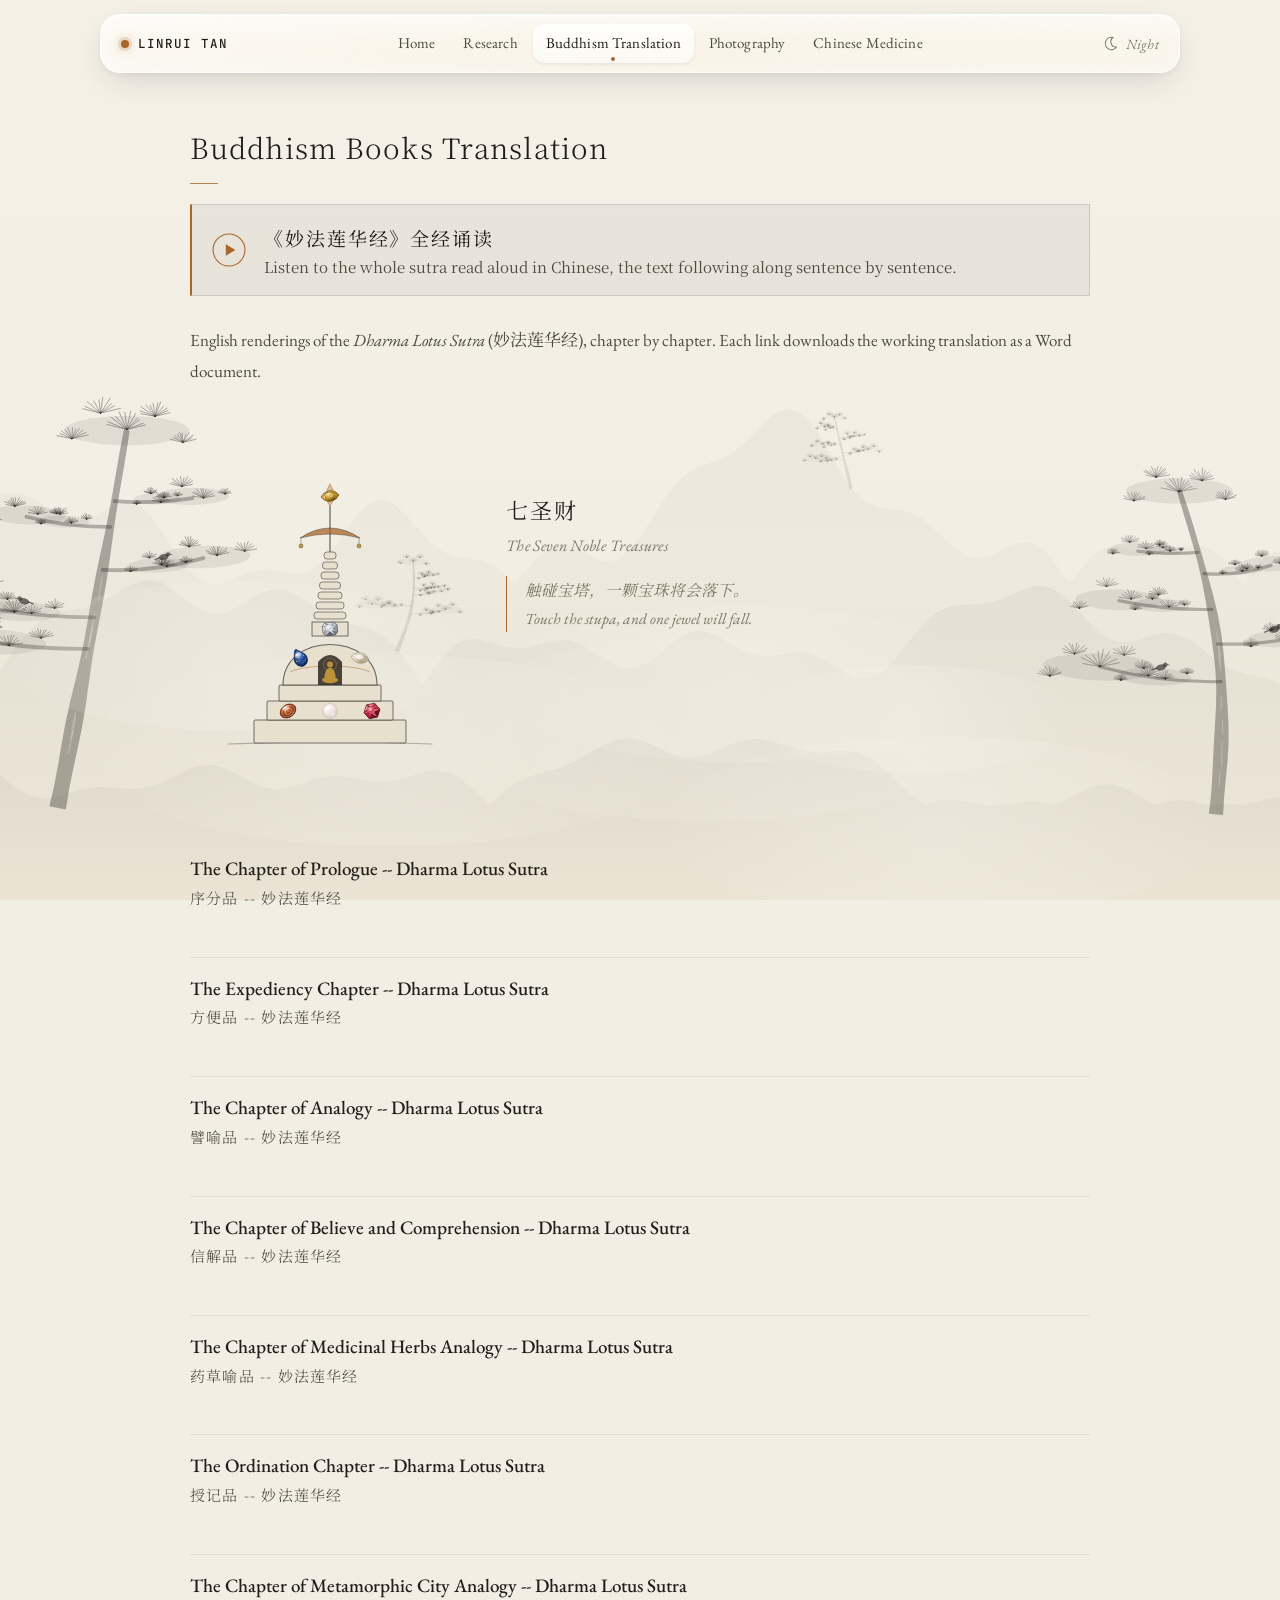
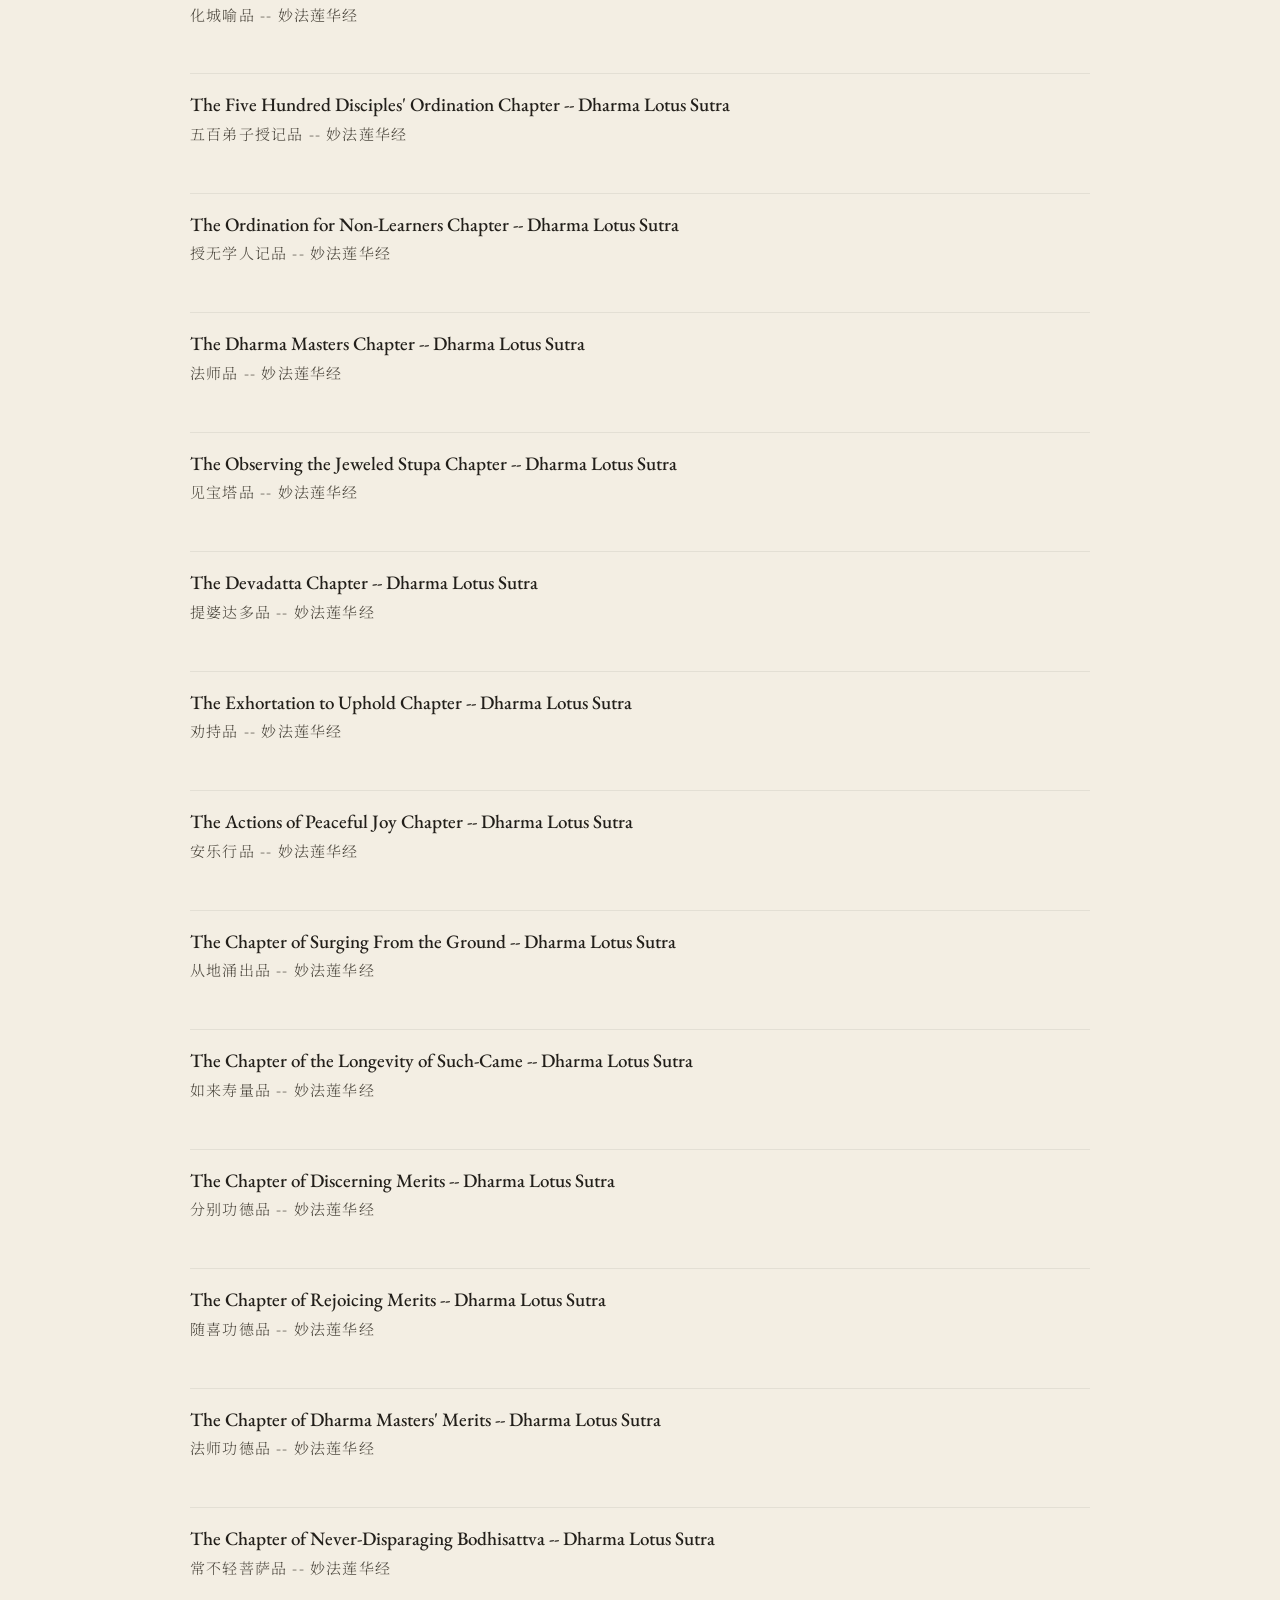
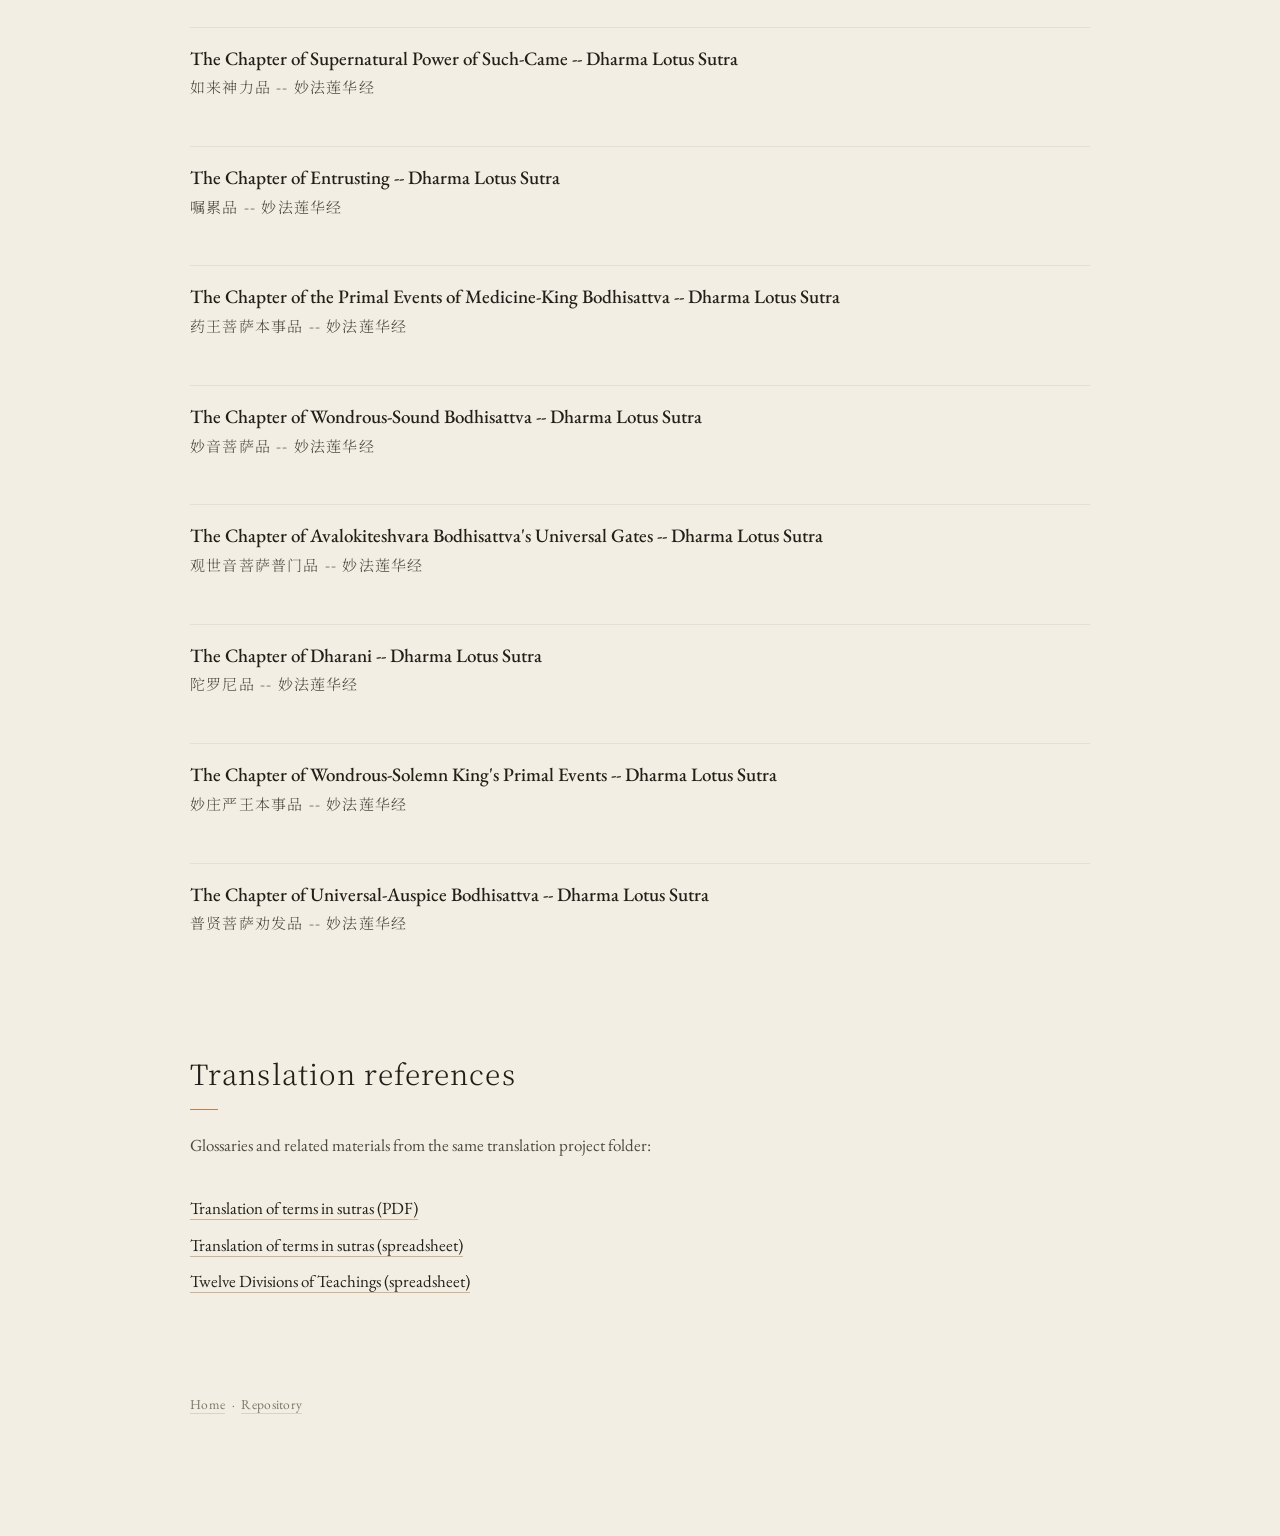
<file: buddhism-books-translation.html>
<!DOCTYPE HTML>
<html lang="en">
  <head>
    <meta charset="UTF-8">
    <title>Buddhism Books Translation | Linrui Tan</title>
    <meta name="viewport" content="width=device-width, initial-scale=1">
    <script>/* day or night, as last chosen; otherwise the system's */try{var t=localStorage.getItem('zen-theme');if(t)document.documentElement.setAttribute('data-theme',t)}catch(e){}</script>
    <link rel="preconnect" href="https://fonts.googleapis.com">
    <link rel="preconnect" href="https://fonts.gstatic.com" crossorigin>
    <link href="https://fonts.googleapis.com/css2?family=Noto+Serif+SC:wght@300;400;500&family=EB+Garamond:ital,wght@0,400;0,500;1,400;1,500&family=JetBrains+Mono:wght@400;500&display=swap" rel="stylesheet">
    <link rel="stylesheet" href="zen.css">
  </head>
  <body>
    <canvas id="zen-canvas" aria-hidden="true"></canvas>
    <!-- ===== Top bar: liquid glass (琉璃); slides away while you read, returns when you scroll up ===== -->
    <header class="topbar" id="topbar">
      <div class="topbar-glass">
        <a class="brand" href="index.html"><span class="brand-dot" aria-hidden="true"></span>LINRUI&nbsp;TAN</a>
        <nav class="topbar-nav" id="topbar-nav" aria-label="Site pages">
            <a href="index.html" class="topbar-link">Home</a>
            <a href="research.html" class="topbar-link">Research</a>
            <a href="buddhism-books-translation.html" class="topbar-link" aria-current="page">Buddhism Translation</a>
            <a href="photography.html" class="topbar-link">Photography</a>
            <a href="traditional-chinese-medicine.html" class="topbar-link">Chinese Medicine</a>
        </nav>
        <div class="topbar-tools">
          <button class="theme-toggle" type="button" aria-pressed="false" aria-label="Switch to dark mode">
            <svg class="moon" viewBox="0 0 16 16" aria-hidden="true"><path d="M10.8 1.6a6.6 6.6 0 1 0 3.6 10.2A5.6 5.6 0 0 1 10.8 1.6Z" fill="none" stroke="currentColor" stroke-width="1.1" stroke-linejoin="round"/></svg>
            <svg class="sun" viewBox="0 0 16 16" aria-hidden="true"><circle cx="8" cy="8" r="3.2" fill="none" stroke="currentColor" stroke-width="1.1"/><path d="M8 1v2M8 13v2M1 8h2M13 8h2M3 3l1.4 1.4M11.6 11.6 13 13M3 13l1.4-1.4M11.6 4.4 13 3" stroke="currentColor" stroke-width="1.1" stroke-linecap="round"/></svg>
            <span class="theme-label">Night</span>
          </button>
          <button class="menu-btn" type="button" aria-expanded="false" aria-controls="topbar-nav" aria-label="Open menu">
            <span></span><span></span>
          </button>
        </div>
      </div>
    </header>
    <div id="content-wrapper">
      <div class="site-layout">
        <div class="site-main">
          <div class="content-panel">
            <h2 class="section-heading">Buddhism Books Translation</h2>
            <a class="listen-block" href="https://linruitan.github.io/text-reader-finetuned/lotus-sutra/" lang="zh-CN">
              <svg class="listen-mark" viewBox="0 0 32 32" aria-hidden="true"><circle cx="16" cy="16" r="15" fill="none" stroke="currentColor" stroke-width="1"/><path d="M13 10.5v11l9-5.5z" fill="currentColor"/></svg>
              <span class="listen-text">
                <span class="listen-zh">《妙法莲华经》全经诵读</span>
                <span class="listen-en" lang="en">Listen to the whole sutra read aloud in Chinese, the text following along sentence by sentence.</span>
              </span>
            </a>
            <p>English renderings of the <em>Dharma Lotus Sutra</em> (<span lang="zh-CN">妙法莲华经</span>), chapter by chapter. Each link downloads the working translation as a Word document.</p>
            <section class="treasures" aria-labelledby="treasures-title">
              <div class="stupa-figure">
                <button class="stupa-btn" type="button" aria-controls="treasure-panel" aria-label="The jeweled stupa — touch it and one of the seven jewels falls, showing its meaning">
                  <svg viewBox="0 0 220 340" xmlns="http://www.w3.org/2000/svg" aria-hidden="true">
                    <defs>
                      <radialGradient id="g-gold" cx="35%" cy="30%" r="75%"><stop offset="0" stop-color="#fff3c4"/><stop offset="0.45" stop-color="#d6a62b"/><stop offset="1" stop-color="#7d5a0c"/></radialGradient>
                      <radialGradient id="g-silver" cx="35%" cy="30%" r="75%"><stop offset="0" stop-color="#ffffff"/><stop offset="0.5" stop-color="#c4c8cd"/><stop offset="1" stop-color="#6f757c"/></radialGradient>
                      <radialGradient id="g-lapis" cx="35%" cy="30%" r="75%"><stop offset="0" stop-color="#9db8ec"/><stop offset="0.5" stop-color="#2b56a3"/><stop offset="1" stop-color="#12285a"/></radialGradient>
                      <radialGradient id="g-shell" cx="35%" cy="30%" r="80%"><stop offset="0" stop-color="#ffffff"/><stop offset="0.6" stop-color="#eee6d4"/><stop offset="1" stop-color="#bfb398"/></radialGradient>
                      <radialGradient id="g-agate" cx="40%" cy="35%" r="75%"><stop offset="0" stop-color="#f0b98d"/><stop offset="0.5" stop-color="#bb5a2b"/><stop offset="1" stop-color="#6a2612"/></radialGradient>
                      <radialGradient id="g-pearl" cx="35%" cy="30%" r="80%"><stop offset="0" stop-color="#ffffff"/><stop offset="0.55" stop-color="#f3ece2"/><stop offset="0.85" stop-color="#e3d3cf"/><stop offset="1" stop-color="#bcae9e"/></radialGradient>
                      <radialGradient id="g-ruby" cx="35%" cy="30%" r="75%"><stop offset="0" stop-color="#ff9db0"/><stop offset="0.5" stop-color="#c1223d"/><stop offset="1" stop-color="#5e0a1a"/></radialGradient>

                      <!-- the seven treasures, each drawn at the origin -->
                      <g id="gem-0"><circle r="7.5" fill="url(#g-gold)" stroke="#6b4d0a" stroke-width="0.6"/><path d="M-4.5 -1 L0 -5.2 L4.5 -1 L0 4.8 Z" fill="none" stroke="#fff6d0" stroke-opacity="0.55" stroke-width="0.6"/></g>
                      <g id="gem-1"><circle r="7.5" fill="url(#g-silver)" stroke="#5d6369" stroke-width="0.6"/><path d="M-4.5 -1 L0 -5.2 L4.5 -1 L0 4.8 Z" fill="none" stroke="#ffffff" stroke-opacity="0.6" stroke-width="0.6"/></g>
                      <g id="gem-2"><circle r="7.5" fill="url(#g-lapis)" stroke="#0f2148" stroke-width="0.6"/><circle cx="2.5" cy="2" r="0.7" fill="#e8c55a"/><circle cx="-3" cy="2.8" r="0.5" fill="#e8c55a"/><circle cx="0.5" cy="-3.6" r="0.45" fill="#e8c55a"/></g>
                      <g id="gem-3"><circle r="7.5" fill="url(#g-shell)" stroke="#a89c80" stroke-width="0.6"/><path d="M-5.5 2 Q0 -6 5.5 2 M-3.5 4 Q0 -2.5 3.5 4 M-6.5 -1 Q0 -8 6.5 -1" fill="none" stroke="#b0a58c" stroke-width="0.6"/></g>
                      <g id="gem-4"><circle r="7.5" fill="url(#g-agate)" stroke="#5a200f" stroke-width="0.6"/><circle r="5" fill="none" stroke="#f3cfae" stroke-opacity="0.7" stroke-width="0.7"/><circle r="2.6" fill="none" stroke="#f3cfae" stroke-opacity="0.6" stroke-width="0.6"/></g>
                      <g id="gem-5"><circle r="7.5" fill="url(#g-pearl)" stroke="#b3a593" stroke-width="0.5"/><ellipse cx="-2.6" cy="-2.8" rx="2.2" ry="1.3" fill="#ffffff" opacity="0.85"/></g>
                      <g id="gem-6"><circle r="7.5" fill="url(#g-ruby)" stroke="#4d0814" stroke-width="0.6"/><path d="M-4.5 -1 L0 -5.2 L4.5 -1 L0 4.8 Z" fill="none" stroke="#ffd1da" stroke-opacity="0.55" stroke-width="0.6"/></g>
                    </defs>

                    <!-- ground -->
                    <path d="M8 318 Q110 314 212 318" stroke="#221f1a" stroke-opacity="0.3" stroke-width="1.2" fill="none" stroke-linecap="round"/>
                    <!-- three stepped terraces -->
                    <g fill="#e9e1cf" stroke="#221f1a" stroke-opacity="0.6" stroke-width="1">
                      <rect x="34" y="294" width="152" height="23" rx="1"/>
                      <rect x="47" y="275" width="126" height="19" rx="1"/>
                      <rect x="59" y="259" width="102" height="16" rx="1"/>
                    </g>
                    <!-- the dome -->
                    <path d="M63 259 C 63 205, 157 205, 157 259 Z" fill="#efe8d8" stroke="#221f1a" stroke-opacity="0.65" stroke-width="1.1"/>
                    <path d="M70 246 C 85 238, 135 238, 150 246" fill="none" stroke="#a8662b" stroke-opacity="0.55" stroke-width="0.9"/>
                    <!-- niche with a seated Buddha (Prabhūtaratna, the Buddha of Many Treasures) -->
                    <path d="M98 259 L98 236 Q110 222 122 236 L122 259 Z" fill="#2b2620" opacity="0.85"/>
                    <g fill="#c99a3a" opacity="0.9">
                      <ellipse cx="110" cy="254" rx="8" ry="3.2"/>
                      <path d="M104.5 253 Q104 243 110 241.5 Q116 243 115.5 253 Z"/>
                      <circle cx="110" cy="238.5" r="3"/>
                    </g>
                    <circle cx="110" cy="238.5" r="6.5" fill="none" stroke="#c99a3a" stroke-opacity="0.45" stroke-width="0.8"/>
                    <!-- harmika -->
                    <rect x="92" y="196" width="36" height="14" fill="#e9e1cf" stroke="#221f1a" stroke-opacity="0.6" stroke-width="1"/>
                    <!-- seven rings of the spire (相轮) -->
                    <g fill="#e2d8c3" stroke="#221f1a" stroke-opacity="0.55" stroke-width="0.9">
                      <rect x="94" y="186" width="32" height="7" rx="3"/>
                      <rect x="96" y="176" width="28" height="7" rx="3"/>
                      <rect x="98" y="166" width="24" height="7" rx="3"/>
                      <rect x="99.5" y="156" width="21" height="7" rx="3"/>
                      <rect x="101" y="146" width="18" height="7" rx="3"/>
                      <rect x="102.5" y="136" width="15" height="7" rx="3"/>
                      <rect x="104" y="126" width="12" height="7" rx="3"/>
                    </g>
                    <line x1="110" y1="80" x2="110" y2="126" stroke="#221f1a" stroke-opacity="0.6" stroke-width="1.4"/>
                    <!-- canopy (华盖) with small bells -->
                    <path d="M80 112 Q110 92 140 112 Q110 104 80 112 Z" fill="#a8662b" fill-opacity="0.75" stroke="#221f1a" stroke-opacity="0.5" stroke-width="0.8"/>
                    <g stroke="#221f1a" stroke-opacity="0.5" stroke-width="0.7" fill="#c99a3a">
                      <line x1="81" y1="112" x2="81" y2="118"/><circle cx="81" cy="120" r="2"/>
                      <line x1="139" y1="112" x2="139" y2="118"/><circle cx="139" cy="120" r="2"/>
                    </g>
                    <!-- flame finial -->
                    <path d="M110 58 Q102 70 110 80 Q118 70 110 58 Z" fill="#a8662b" fill-opacity="0.35" stroke="#a8662b" stroke-opacity="0.6" stroke-width="0.8"/>

                    <!-- the jewels: 信 金 · 戒 银 · 惭 琉璃 · 愧 砗磲 · 闻 玛瑙 · 施 真珠 · 慧 玫瑰 -->
                    <g class="jewel" data-i="0" transform="translate(110 70)"><use href="#gem-0"/></g>
                    <g class="jewel" data-i="1" transform="translate(110 203)"><use href="#gem-1"/></g>
                    <g class="jewel" data-i="2" transform="translate(80 232)"><use href="#gem-2"/></g>
                    <g class="jewel" data-i="3" transform="translate(140 232)"><use href="#gem-3"/></g>
                    <g class="jewel" data-i="4" transform="translate(68 285)"><use href="#gem-4"/></g>
                    <g class="jewel" data-i="5" transform="translate(110 285)"><use href="#gem-5"/></g>
                    <g class="jewel" data-i="6" transform="translate(152 285)"><use href="#gem-6"/></g>
                  </svg>
                </button>
              </div>

              <div class="treasure-panel" id="treasure-panel" aria-live="polite">
                <h3 class="t-title" id="treasures-title"><span lang="zh-CN">七圣财</span> <span class="t-title-en">The Seven Noble Treasures</span></h3>
                <div class="t-body">
                  <p class="t-hint"><span lang="zh-CN">触碰宝塔，一颗宝珠将会落下。</span><br>Touch the stupa, and one jewel will fall.</p>
                </div>
              </div>
            </section>

            <div class="chapter-list">
        <a class="chapter-block" href="data/lotus-sutra/1_%E6%B3%95%E5%8D%8E%E7%BB%8F%E5%BA%8F%E5%88%86%E5%93%81%E7%AC%AC%E4%B8%80%EF%BC%88The%20Dharma%20Lotus%20Sutra_the%20Chapter%20of%20Prologue%EF%BC%89.docx" download>
          <span class="chapter-title-en">The Chapter of Prologue -- Dharma Lotus Sutra</span>
          <span class="chapter-title-zh">序分品 -- 妙法莲华经</span>
          <span class="chapter-hint">Download translation (.docx)</span>
        </a>
        <a class="chapter-block" href="data/lotus-sutra/2_%E6%B3%95%E5%8D%8E%E7%BB%8F%E6%96%B9%E4%BE%BF%E5%93%81%E7%AC%AC%E4%BA%8C%28The%20Dharma%20Lotus%20Sutra_The%20Expediency%20Chapter%29%20.docx" download>
          <span class="chapter-title-en">The Expediency Chapter -- Dharma Lotus Sutra</span>
          <span class="chapter-title-zh">方便品 -- 妙法莲华经</span>
          <span class="chapter-hint">Download translation (.docx)</span>
        </a>
        <a class="chapter-block" href="data/lotus-sutra/3_%E6%B3%95%E5%8D%8E%E7%BB%8F%E8%AD%AC%E5%96%BB%E5%93%81%E7%AC%AC%E4%B8%89%EF%BC%88The%20Dharma%20Lotus%20Sutra_The%20Chapter%20of%20Analogy%EF%BC%89.docx" download>
          <span class="chapter-title-en">The Chapter of Analogy -- Dharma Lotus Sutra</span>
          <span class="chapter-title-zh">譬喻品 -- 妙法莲华经</span>
          <span class="chapter-hint">Download translation (.docx)</span>
        </a>
        <a class="chapter-block" href="data/lotus-sutra/4_%E6%B3%95%E5%8D%8E%E7%BB%8F%E4%BF%A1%E8%A7%A3%E5%93%81%E7%AC%AC%E5%9B%9B%EF%BC%88The%20Dharma%20Lotus%20Sutra_The%20Chapter%20of%20Believe%20and%20Comprehension%EF%BC%89.docx" download>
          <span class="chapter-title-en">The Chapter of Believe and Comprehension -- Dharma Lotus Sutra</span>
          <span class="chapter-title-zh">信解品 -- 妙法莲华经</span>
          <span class="chapter-hint">Download translation (.docx)</span>
        </a>
        <a class="chapter-block" href="data/lotus-sutra/5_%E6%B3%95%E5%8D%8E%E7%BB%8F%E8%8D%AF%E8%8D%89%E5%96%BB%E5%93%81%E7%AC%AC%E4%BA%94%EF%BC%88The%20Dharma%20Lotus%20Sutra_%20The%20Chapter%20of%20Medicinal%20Herbs%20Analogy%EF%BC%89.docx" download>
          <span class="chapter-title-en">The Chapter of Medicinal Herbs Analogy -- Dharma Lotus Sutra</span>
          <span class="chapter-title-zh">药草喻品 -- 妙法莲华经</span>
          <span class="chapter-hint">Download translation (.docx)</span>
        </a>
        <a class="chapter-block" href="data/lotus-sutra/6_%E6%B3%95%E5%8D%8E%E7%BB%8F%E6%8E%88%E8%AE%B0%E5%93%81%E7%AC%AC%E5%85%AD%EF%BC%88The%20Dharma%20Lotus%20Sutra_The%20Ordination%20Chapter%EF%BC%89.docx" download>
          <span class="chapter-title-en">The Ordination Chapter -- Dharma Lotus Sutra</span>
          <span class="chapter-title-zh">授记品 -- 妙法莲华经</span>
          <span class="chapter-hint">Download translation (.docx)</span>
        </a>
        <a class="chapter-block" href="data/lotus-sutra/7_%E6%B3%95%E5%8D%8E%E7%BB%8F%E5%8C%96%E5%9F%8E%E5%96%BB%E5%93%81%E7%AC%AC%E4%B8%83%EF%BC%88The%20Dharma%20Lotus%20Sutra_Chapter%20of%20Metamorphic%20City%20Analogy%EF%BC%89%20.docx" download>
          <span class="chapter-title-en">The Chapter of Metamorphic City Analogy -- Dharma Lotus Sutra</span>
          <span class="chapter-title-zh">化城喻品 -- 妙法莲华经</span>
          <span class="chapter-hint">Download translation (.docx)</span>
        </a>
        <a class="chapter-block" href="data/lotus-sutra/8_%E6%B3%95%E5%8D%8E%E7%BB%8F%E4%BA%94%E7%99%BE%E5%BC%9F%E5%AD%90%E6%8E%88%E8%AE%B0%E5%93%81%E7%AC%AC%E5%85%AB%EF%BC%88The%20Dharma%20Lotus%20Sutra_The%20Five%20Hundred%20Disciples%E2%80%99%20Ordination%20Chapter%EF%BC%89.docx" download>
          <span class="chapter-title-en">The Five Hundred Disciples' Ordination Chapter -- Dharma Lotus Sutra</span>
          <span class="chapter-title-zh">五百弟子授记品 -- 妙法莲华经</span>
          <span class="chapter-hint">Download translation (.docx)</span>
        </a>
        <a class="chapter-block" href="data/lotus-sutra/9_%E6%B3%95%E5%8D%8E%E7%BB%8F%E6%8E%88%E6%97%A0%E5%AD%A6%E4%BA%BA%E8%AE%B0%E5%93%81%E7%AC%AC%E4%B9%9D%EF%BC%88The%20Ordination%20for%20Non-Learners%20Chapter.docx" download>
          <span class="chapter-title-en">The Ordination for Non-Learners Chapter -- Dharma Lotus Sutra</span>
          <span class="chapter-title-zh">授无学人记品 -- 妙法莲华经</span>
          <span class="chapter-hint">Download translation (.docx)</span>
        </a>
        <a class="chapter-block" href="data/lotus-sutra/10_%E6%B3%95%E5%8D%8E%E7%BB%8F%E6%B3%95%E5%B8%88%E5%93%81%E7%AC%AC%E5%8D%81%EF%BC%88The%20Dharma%20Lotus%20Sutra_The%20Dharma%20Masters%20Chapter%EF%BC%89.docx" download>
          <span class="chapter-title-en">The Dharma Masters Chapter -- Dharma Lotus Sutra</span>
          <span class="chapter-title-zh">法师品 -- 妙法莲华经</span>
          <span class="chapter-hint">Download translation (.docx)</span>
        </a>
        <a class="chapter-block" href="data/lotus-sutra/11_%E6%B3%95%E5%8D%8E%E7%BB%8F%E8%A7%81%E5%AE%9D%E5%A1%94%E5%93%81%E7%AC%AC%E5%8D%81%E4%B8%80%EF%BC%88The%20Dharma%20Lotus%20Sutra_The%20Observing%20the%20Jeweled%20Stupa%20Chapter%EF%BC%89.docx" download>
          <span class="chapter-title-en">The Observing the Jeweled Stupa Chapter -- Dharma Lotus Sutra</span>
          <span class="chapter-title-zh">见宝塔品 -- 妙法莲华经</span>
          <span class="chapter-hint">Download translation (.docx)</span>
        </a>
        <a class="chapter-block" href="data/lotus-sutra/12_%E6%B3%95%E5%8D%8E%E7%BB%8F%E6%8F%90%E5%A9%86%E8%BE%BE%E5%A4%9A%E5%93%81%E7%AC%AC%E5%8D%81%E4%BA%8C%EF%BC%88The%20Dharma%20Lotus%20Sutra_%20The%20Devadatta%20Chapter%EF%BC%89.docx" download>
          <span class="chapter-title-en">The Devadatta Chapter -- Dharma Lotus Sutra</span>
          <span class="chapter-title-zh">提婆达多品 -- 妙法莲华经</span>
          <span class="chapter-hint">Download translation (.docx)</span>
        </a>
        <a class="chapter-block" href="data/lotus-sutra/13_%E6%B3%95%E5%8D%8E%E7%BB%8F%E5%8A%9D%E6%8C%81%E5%93%81%E7%AC%AC%E5%8D%81%E4%B8%89%EF%BC%88The%20Dharma%20Lotus%20Sutra_%20The%20Exhortation%20to%20Uphold%20Chapter%EF%BC%89%20.docx" download>
          <span class="chapter-title-en">The Exhortation to Uphold Chapter -- Dharma Lotus Sutra</span>
          <span class="chapter-title-zh">劝持品 -- 妙法莲华经</span>
          <span class="chapter-hint">Download translation (.docx)</span>
        </a>
        <a class="chapter-block" href="data/lotus-sutra/14_%E6%B3%95%E5%8D%8E%E7%BB%8F%E5%AE%89%E4%B9%90%E8%A1%8C%E5%93%81%E7%AC%AC%E5%8D%81%E5%9B%9B%EF%BC%88Dharma%20Lotus%20Sutra_The%20Actions%20of%20Peaceful%20Joy%20Chapter%EF%BC%89%20%20.docx" download>
          <span class="chapter-title-en">The Actions of Peaceful Joy Chapter -- Dharma Lotus Sutra</span>
          <span class="chapter-title-zh">安乐行品 -- 妙法莲华经</span>
          <span class="chapter-hint">Download translation (.docx)</span>
        </a>
        <a class="chapter-block" href="data/lotus-sutra/15_%E6%B3%95%E5%8D%8E%E7%BB%8F%E4%BB%8E%E5%9C%B0%E6%B6%8C%E5%87%BA%E5%93%81%E7%AC%AC%E5%8D%81%E4%BA%94%EF%BC%88Dharma%20Lotus%20Sutra_The%20Chapter%20of%20surging%20From%20The%20Ground%EF%BC%89%20%20%20.docx" download>
          <span class="chapter-title-en">The Chapter of Surging From the Ground -- Dharma Lotus Sutra</span>
          <span class="chapter-title-zh">从地涌出品 -- 妙法莲华经</span>
          <span class="chapter-hint">Download translation (.docx)</span>
        </a>
        <a class="chapter-block" href="data/lotus-sutra/16_%E6%B3%95%E5%8D%8E%E7%BB%8F%E5%A6%82%E6%9D%A5%E5%AF%BF%E9%87%8F%E5%93%81%E7%AC%AC%E5%8D%81%E5%85%AD%EF%BC%88Dharma%20Lotus%20Sutra_The%20Chapter%20of%20The%20Longevity%20of%20Such-Came%EF%BC%89.docx" download>
          <span class="chapter-title-en">The Chapter of the Longevity of Such-Came -- Dharma Lotus Sutra</span>
          <span class="chapter-title-zh">如来寿量品 -- 妙法莲华经</span>
          <span class="chapter-hint">Download translation (.docx)</span>
        </a>
        <a class="chapter-block" href="data/lotus-sutra/17_%E6%B3%95%E5%8D%8E%E7%BB%8F%E5%88%86%E5%88%AB%E5%8A%9F%E5%BE%B7%E5%93%81%E7%AC%AC%E5%8D%81%E4%B8%83%EF%BC%88Dharma%20Lotus%20Sutra_The%20Chapter%20of%20Discerning%20Merits%EF%BC%89.docx" download>
          <span class="chapter-title-en">The Chapter of Discerning Merits -- Dharma Lotus Sutra</span>
          <span class="chapter-title-zh">分别功德品 -- 妙法莲华经</span>
          <span class="chapter-hint">Download translation (.docx)</span>
        </a>
        <a class="chapter-block" href="data/lotus-sutra/18_%E6%B3%95%E5%8D%8E%E7%BB%8F%E9%9A%8F%E5%96%9C%E5%8A%9F%E5%BE%B7%E5%93%81%E7%AC%AC%E5%8D%81%E5%85%AB%EF%BC%88Dharma%20Lotus%20Sutra_The%20Chapter%20of%20Rejoicing%20Merits%EF%BC%89.docx" download>
          <span class="chapter-title-en">The Chapter of Rejoicing Merits -- Dharma Lotus Sutra</span>
          <span class="chapter-title-zh">随喜功德品 -- 妙法莲华经</span>
          <span class="chapter-hint">Download translation (.docx)</span>
        </a>
        <a class="chapter-block" href="data/lotus-sutra/19_%E6%B3%95%E5%8D%8E%E7%BB%8F%E6%B3%95%E5%B8%88%E5%8A%9F%E5%BE%B7%E5%93%81%E7%AC%AC%E5%8D%81%E4%B9%9D%EF%BC%88Dharma%20Lotus%20Sutra_The%20Chapter%20of%20Dharma%20Masters%27%20Merits%EF%BC%89.docx" download>
          <span class="chapter-title-en">The Chapter of Dharma Masters' Merits -- Dharma Lotus Sutra</span>
          <span class="chapter-title-zh">法师功德品 -- 妙法莲华经</span>
          <span class="chapter-hint">Download translation (.docx)</span>
        </a>
        <a class="chapter-block" href="data/lotus-sutra/20_%E6%B3%95%E5%8D%8E%E7%BB%8F%E5%B8%B8%E4%B8%8D%E8%BD%BB%E8%8F%A9%E8%90%A8%E5%93%81%E7%AC%AC%E4%BA%8C%E5%8D%81%EF%BC%88Dharma%20Lotus%20Sutra_The%20Chapter%20of%20Never-Disparaging%20Bodhisattva%EF%BC%89.docx" download>
          <span class="chapter-title-en">The Chapter of Never-Disparaging Bodhisattva -- Dharma Lotus Sutra</span>
          <span class="chapter-title-zh">常不轻菩萨品 -- 妙法莲华经</span>
          <span class="chapter-hint">Download translation (.docx)</span>
        </a>
        <a class="chapter-block" href="data/lotus-sutra/21_%E6%B3%95%E5%8D%8E%E7%BB%8F%E5%A6%82%E6%9D%A5%E7%A5%9E%E5%8A%9B%E5%93%81%E7%AC%AC%E4%BA%8C%E5%8D%81%E4%B8%80%EF%BC%88Dharma%20Lotus%20Sutra_The%20Chapter%20of%20Supernaural%20Power%20of%20Such-came%EF%BC%89.docx" download>
          <span class="chapter-title-en">The Chapter of Supernatural Power of Such-Came -- Dharma Lotus Sutra</span>
          <span class="chapter-title-zh">如来神力品 -- 妙法莲华经</span>
          <span class="chapter-hint">Download translation (.docx)</span>
        </a>
        <a class="chapter-block" href="data/lotus-sutra/22_%E6%B3%95%E5%8D%8E%E7%BB%8F%E5%98%B1%E7%B4%AF%E5%93%81%E7%AC%AC%E4%BA%8C%E5%8D%81%E4%BA%8C%EF%BC%88Dharma%20Lotus%20Sutra_The%20Chapter%20of%20Entrusting%EF%BC%89.docx" download>
          <span class="chapter-title-en">The Chapter of Entrusting -- Dharma Lotus Sutra</span>
          <span class="chapter-title-zh">嘱累品 -- 妙法莲华经</span>
          <span class="chapter-hint">Download translation (.docx)</span>
        </a>
        <a class="chapter-block" href="data/lotus-sutra/23_%E6%B3%95%E5%8D%8E%E7%BB%8F%E8%8D%AF%E7%8E%8B%E8%8F%A9%E8%90%A8%E6%9C%AC%E4%BA%8B%E5%93%81%E7%AC%AC%E4%BA%8C%E5%8D%81%E4%B8%89%EF%BC%88Dharma%20Lotus%20Sutra_The%20Chapter%20of%20the%20Primal%20Events%20of%20Medicine-king%20Bodhisattva%EF%BC%89.docx" download>
          <span class="chapter-title-en">The Chapter of the Primal Events of Medicine-King Bodhisattva -- Dharma Lotus Sutra</span>
          <span class="chapter-title-zh">药王菩萨本事品 -- 妙法莲华经</span>
          <span class="chapter-hint">Download translation (.docx)</span>
        </a>
        <a class="chapter-block" href="data/lotus-sutra/24_%E6%B3%95%E5%8D%8E%E7%BB%8F%E5%A6%99%E9%9F%B3%E8%8F%A9%E8%90%A8%E5%93%81%E7%AC%AC%E4%BA%8C%E5%8D%81%E5%9B%9B%EF%BC%88Dharma%20Lotus%20Sutra_The%20Chapter%20of%20Wondrous-sound%20Bodhisattva%EF%BC%89.docx" download>
          <span class="chapter-title-en">The Chapter of Wondrous-Sound Bodhisattva -- Dharma Lotus Sutra</span>
          <span class="chapter-title-zh">妙音菩萨品 -- 妙法莲华经</span>
          <span class="chapter-hint">Download translation (.docx)</span>
        </a>
        <a class="chapter-block" href="data/lotus-sutra/25_%E6%B3%95%E5%8D%8E%E7%BB%8F%E8%A7%82%E4%B8%96%E9%9F%B3%E8%8F%A9%E8%90%A8%E6%99%AE%E9%97%A8%E5%93%81%E7%AC%AC%E4%BA%8C%E5%8D%81%E4%BA%94%EF%BC%88Dharma%20Lotus%20Sutra_The%20Chapter%20of%20Avalokiteshvara%20Bodhisattva%E2%80%99s%20Universal%20Gates%EF%BC%89.docx" download>
          <span class="chapter-title-en">The Chapter of Avalokiteshvara Bodhisattva's Universal Gates -- Dharma Lotus Sutra</span>
          <span class="chapter-title-zh">观世音菩萨普门品 -- 妙法莲华经</span>
          <span class="chapter-hint">Download translation (.docx)</span>
        </a>
        <a class="chapter-block" href="data/lotus-sutra/26_%E6%B3%95%E5%8D%8E%E7%BB%8F%E9%99%80%E7%BD%97%E5%B0%BC%E5%93%81%E7%AC%AC%E4%BA%8C%E5%8D%81%E5%85%AD%EF%BC%88Dharma%20Lotus%20Sutra_The%20Chapter%20of%20Dharani%EF%BC%89.docx" download>
          <span class="chapter-title-en">The Chapter of Dharani -- Dharma Lotus Sutra</span>
          <span class="chapter-title-zh">陀罗尼品 -- 妙法莲华经</span>
          <span class="chapter-hint">Download translation (.docx)</span>
        </a>
        <a class="chapter-block" href="data/lotus-sutra/27_%E6%B3%95%E5%8D%8E%E7%BB%8F%E5%A6%99%E5%BA%84%E4%B8%A5%E7%8E%8B%E6%9C%AC%E4%BA%8B%E5%93%81%E7%AC%AC%E4%BA%8C%E5%8D%81%E4%B8%83%EF%BC%88Dharma%20Lotus%20Sutra_The%20Chapter%20of%20Wonderous-solemn%20King%E2%80%99s%20Primal%20Events%EF%BC%89.docx" download>
          <span class="chapter-title-en">The Chapter of Wondrous-Solemn King's Primal Events -- Dharma Lotus Sutra</span>
          <span class="chapter-title-zh">妙庄严王本事品 -- 妙法莲华经</span>
          <span class="chapter-hint">Download translation (.docx)</span>
        </a>
        <a class="chapter-block" href="data/lotus-sutra/28_%E6%B3%95%E5%8D%8E%E7%BB%8F%E6%99%AE%E8%B4%A4%E8%8F%A9%E8%90%A8%E5%8A%9D%E5%8F%91%E5%93%81%E7%AC%AC%E4%BA%8C%E5%8D%81%E5%85%AB%EF%BC%88Dharma%20Lotus%20Sutra_The%20Chapter%20of%20Universal-auspice%20Bodhisattva%EF%BC%89.docx" download>
          <span class="chapter-title-en">The Chapter of Universal-Auspice Bodhisattva -- Dharma Lotus Sutra</span>
          <span class="chapter-title-zh">普贤菩萨劝发品 -- 妙法莲华经</span>
          <span class="chapter-hint">Download translation (.docx)</span>
        </a>
            </div>
            <h2 class="section-heading spaced">Translation references</h2>
            <p>Glossaries and related materials from the same translation project folder:</p>
        <p class="ref-line"><a href="data/translation-refs/Translation%20of%20terms%20in%20sutras.pdf">Translation of terms in sutras (PDF)</a></p>
        <p class="ref-line"><a href="data/translation-refs/Translation%20of%20terms%20in%20sutras.xlsx">Translation of terms in sutras (spreadsheet)</a></p>
        <p class="ref-line"><a href="data/translation-refs/Twelve_Divisions_of_Teachings_Translated.xlsx">Twelve Divisions of Teachings (spreadsheet)</a></p>
          </div>
          <footer>
            <a href="index.html">Home</a>
            &nbsp;·&nbsp;
            <a href="https://github.com/tanlr20030801/tanlr20030801.github.io">Repository</a>
          </footer>
        </div>
      </div>
    </div>
    <script src="zen.js"></script>
  </body>
</html>
</file>
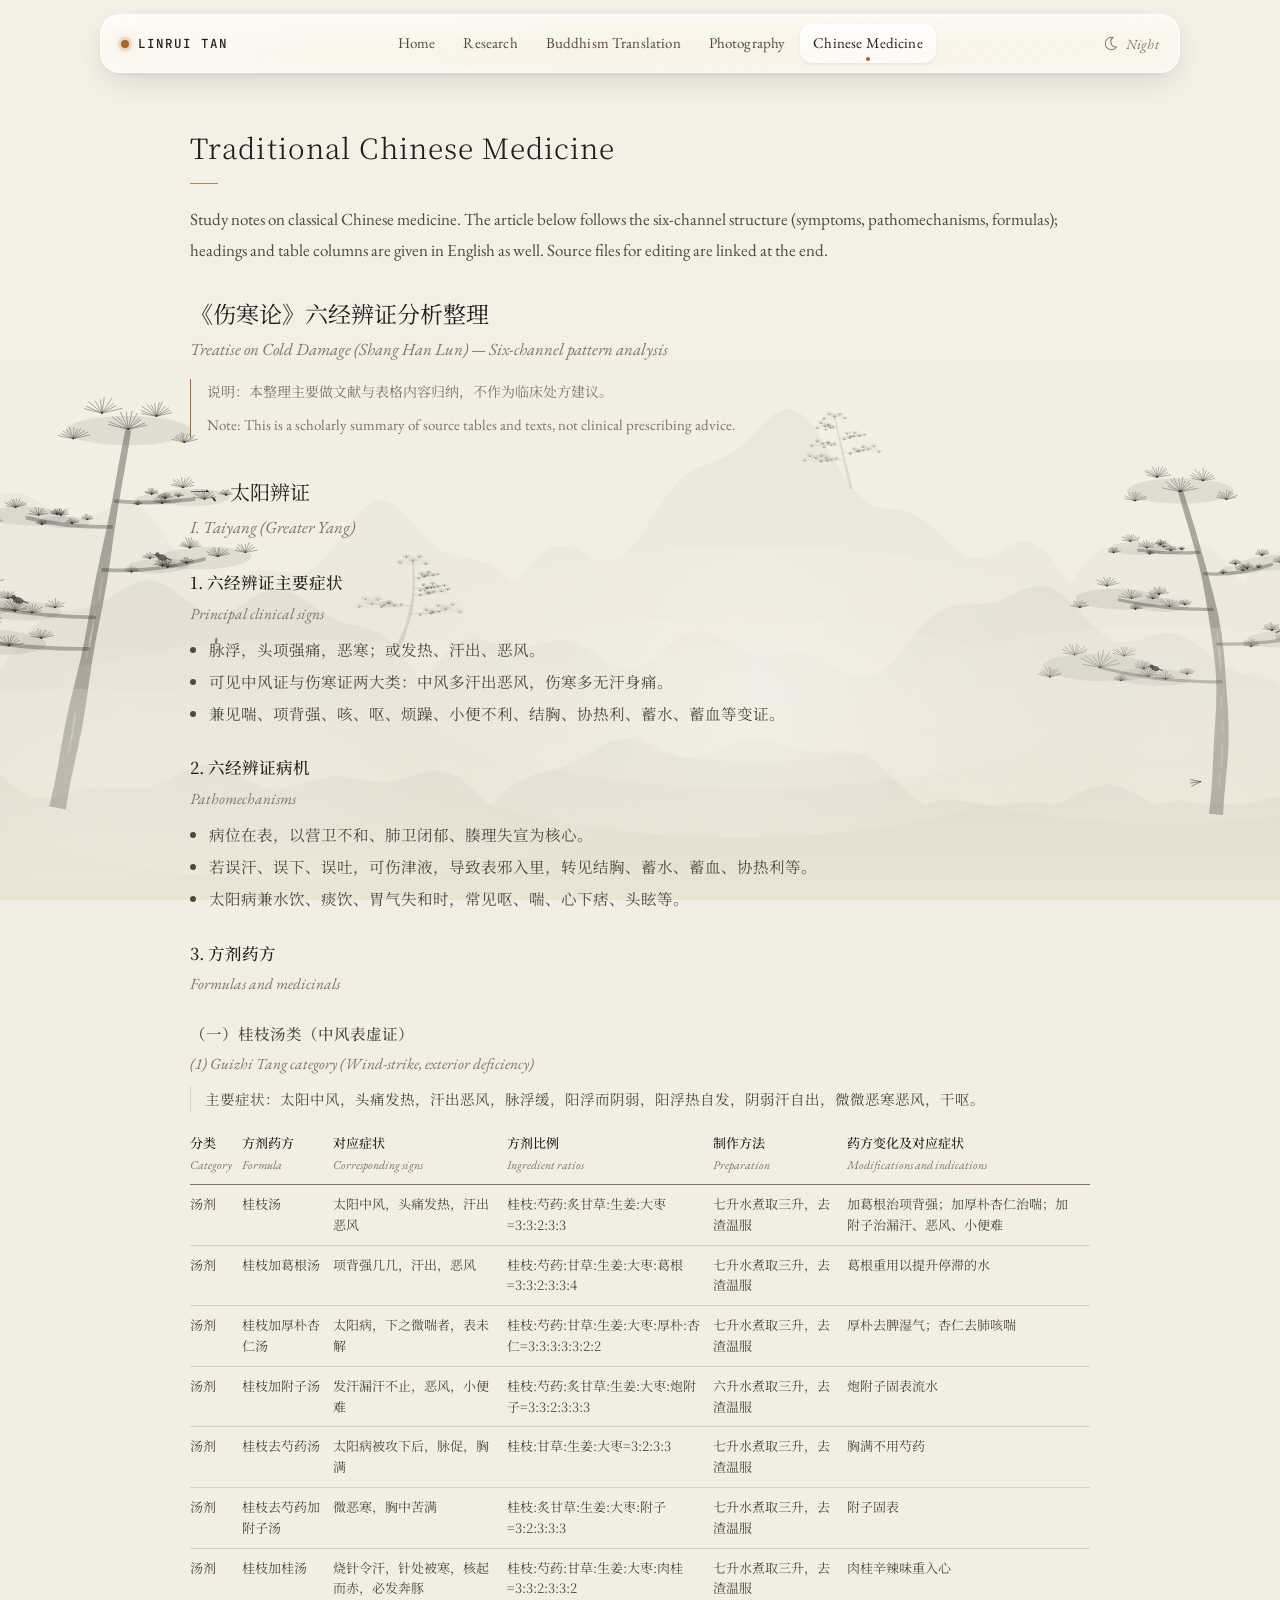
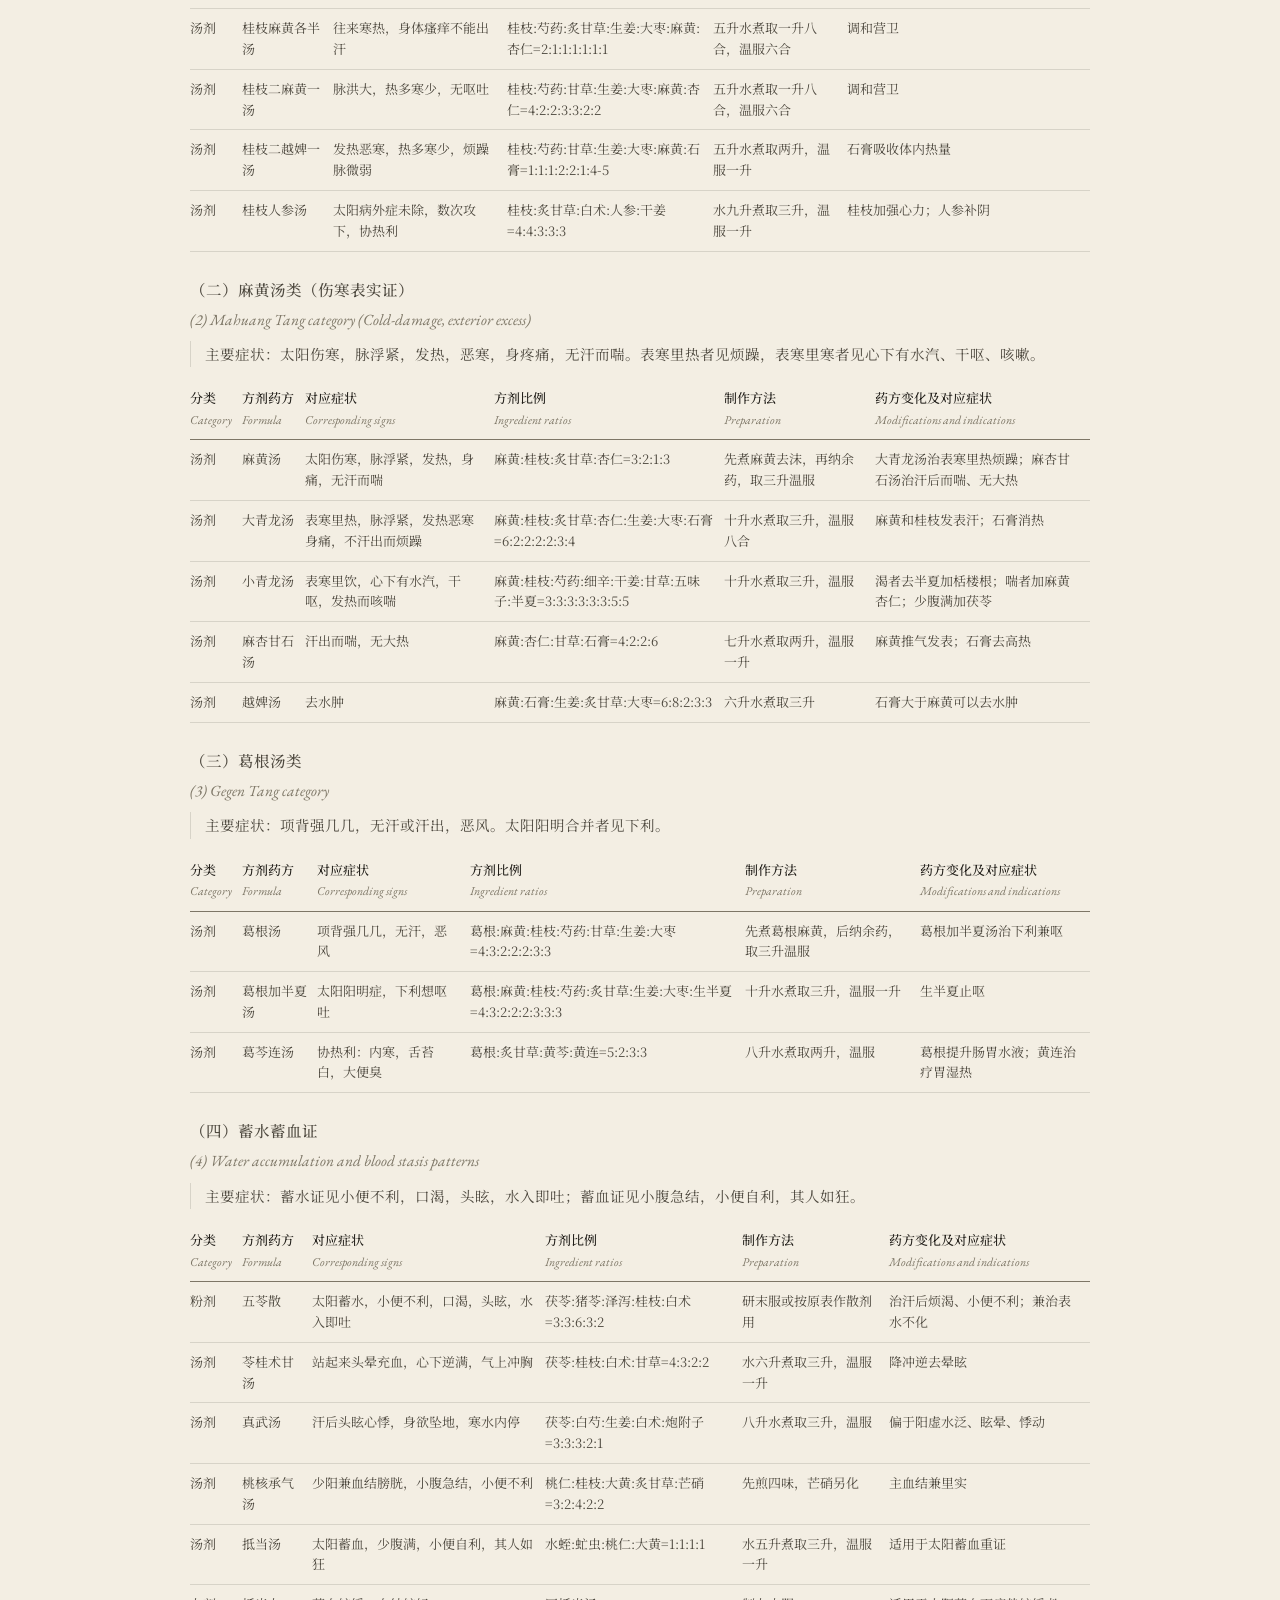
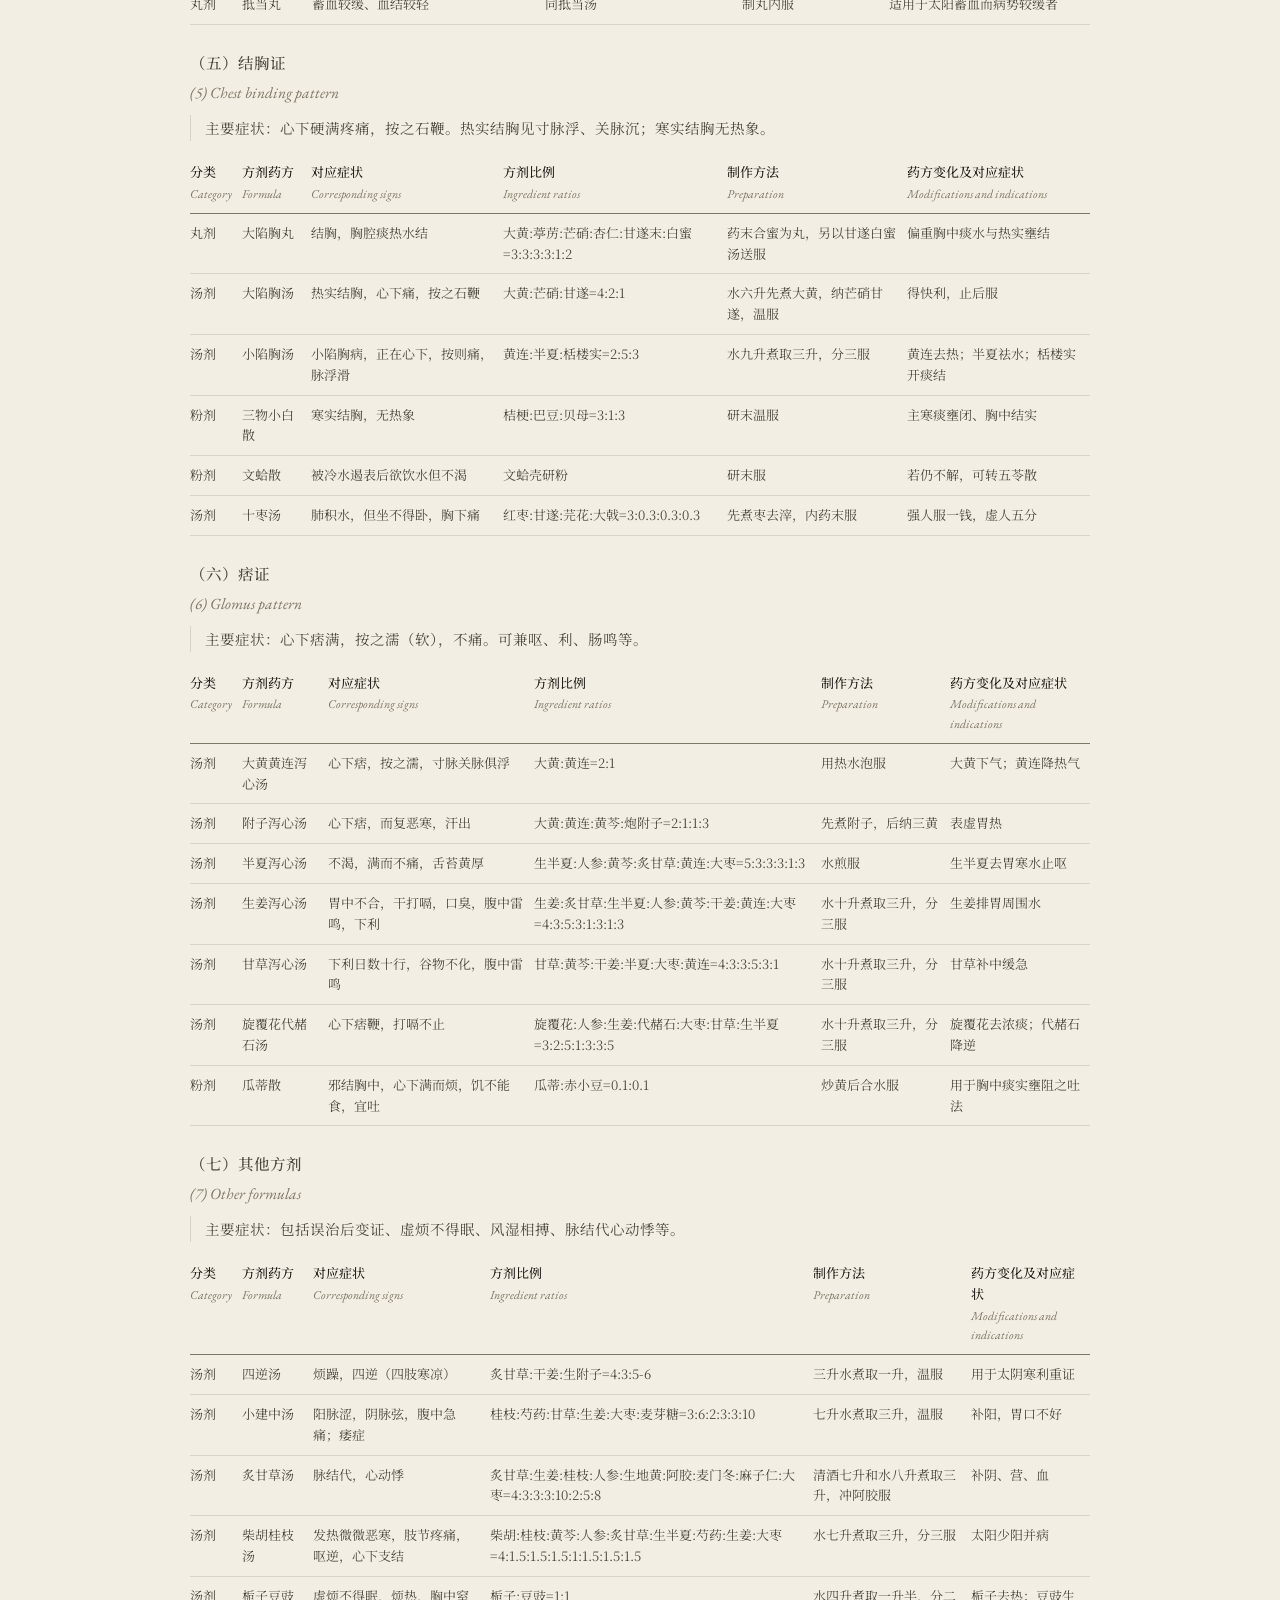
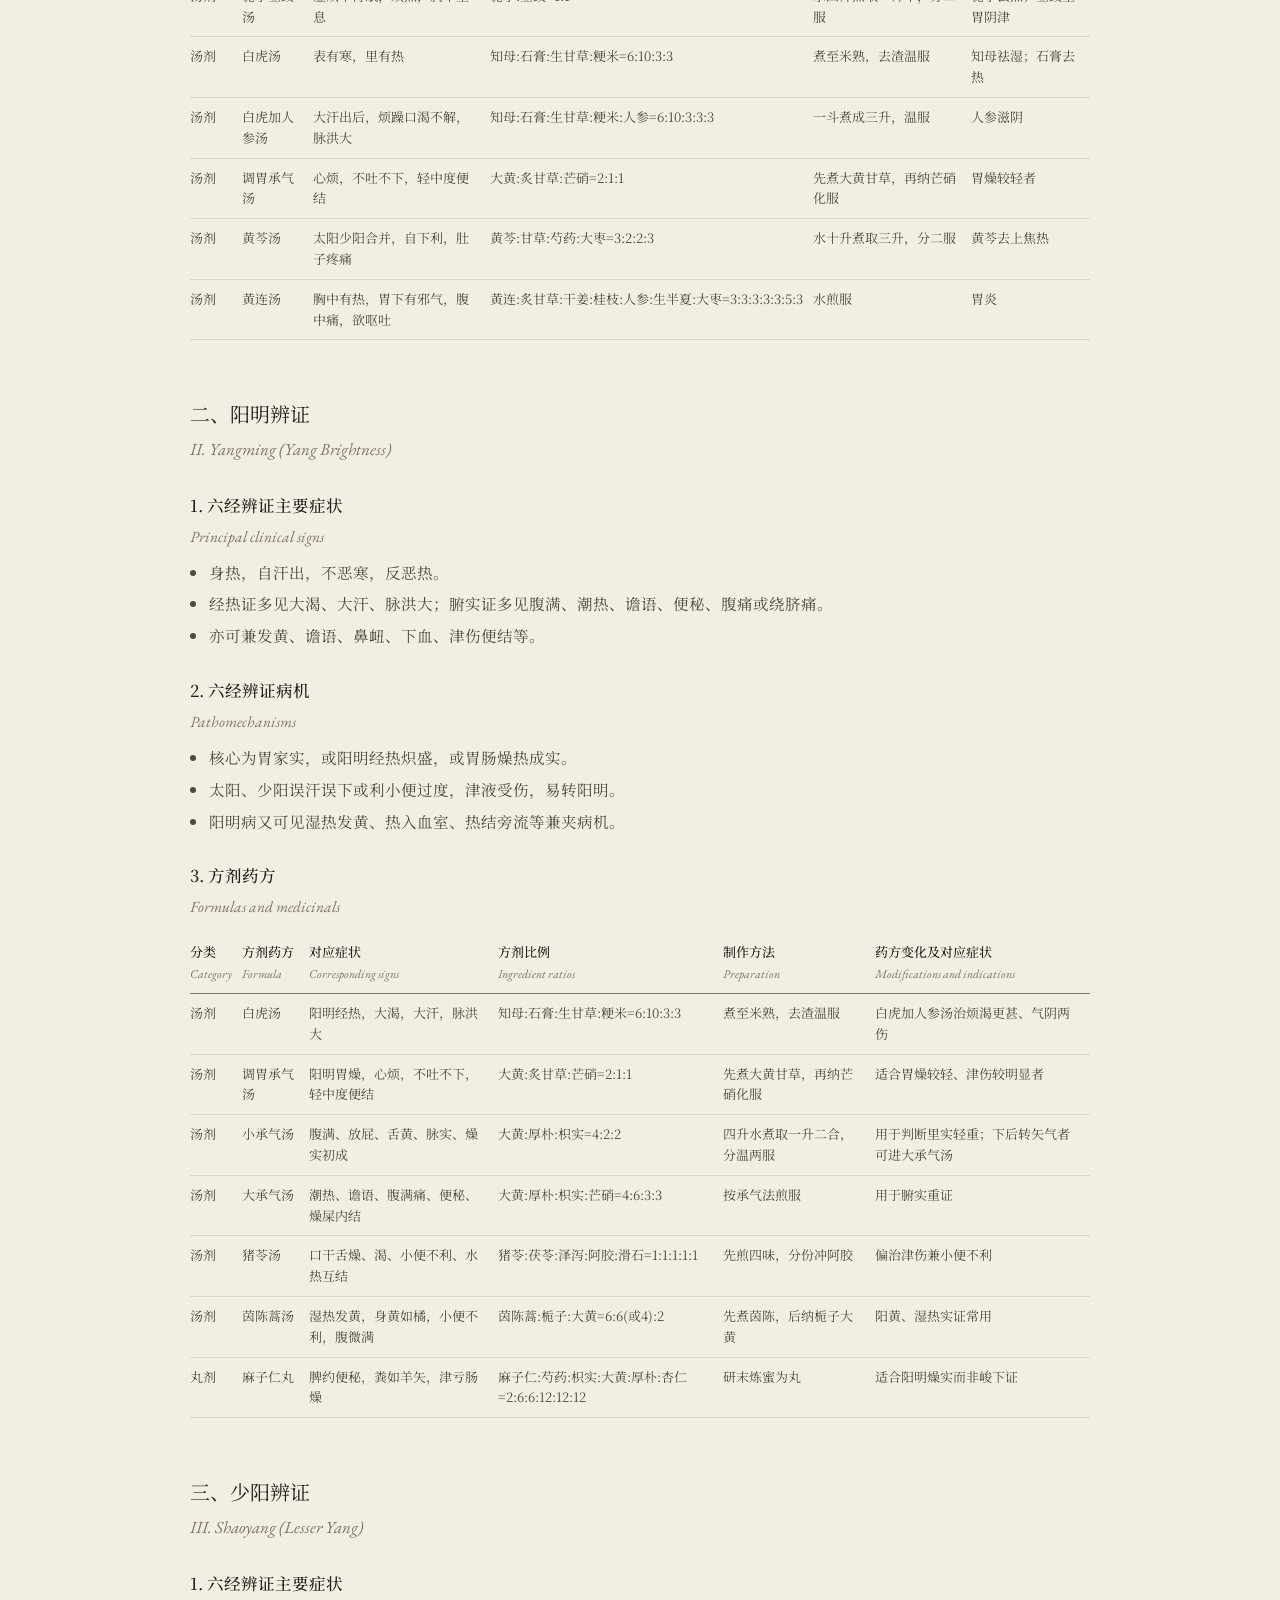
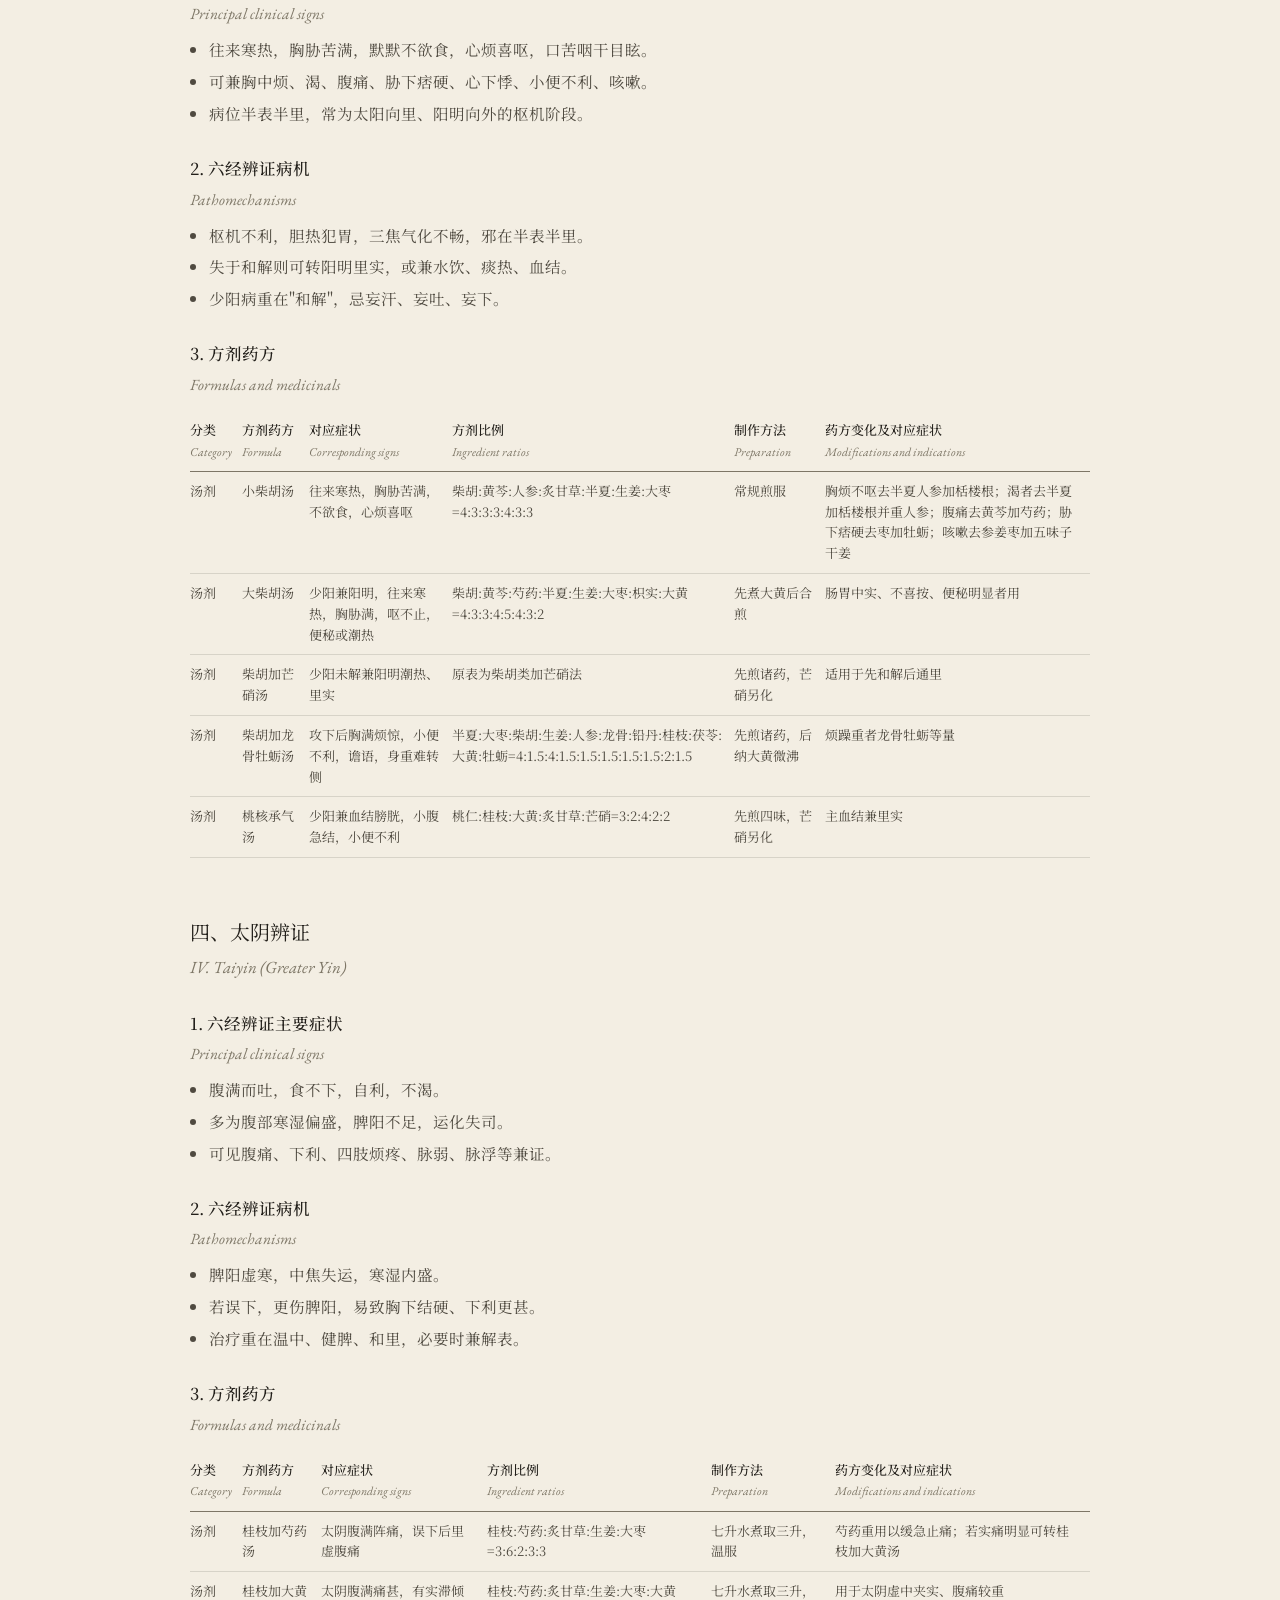
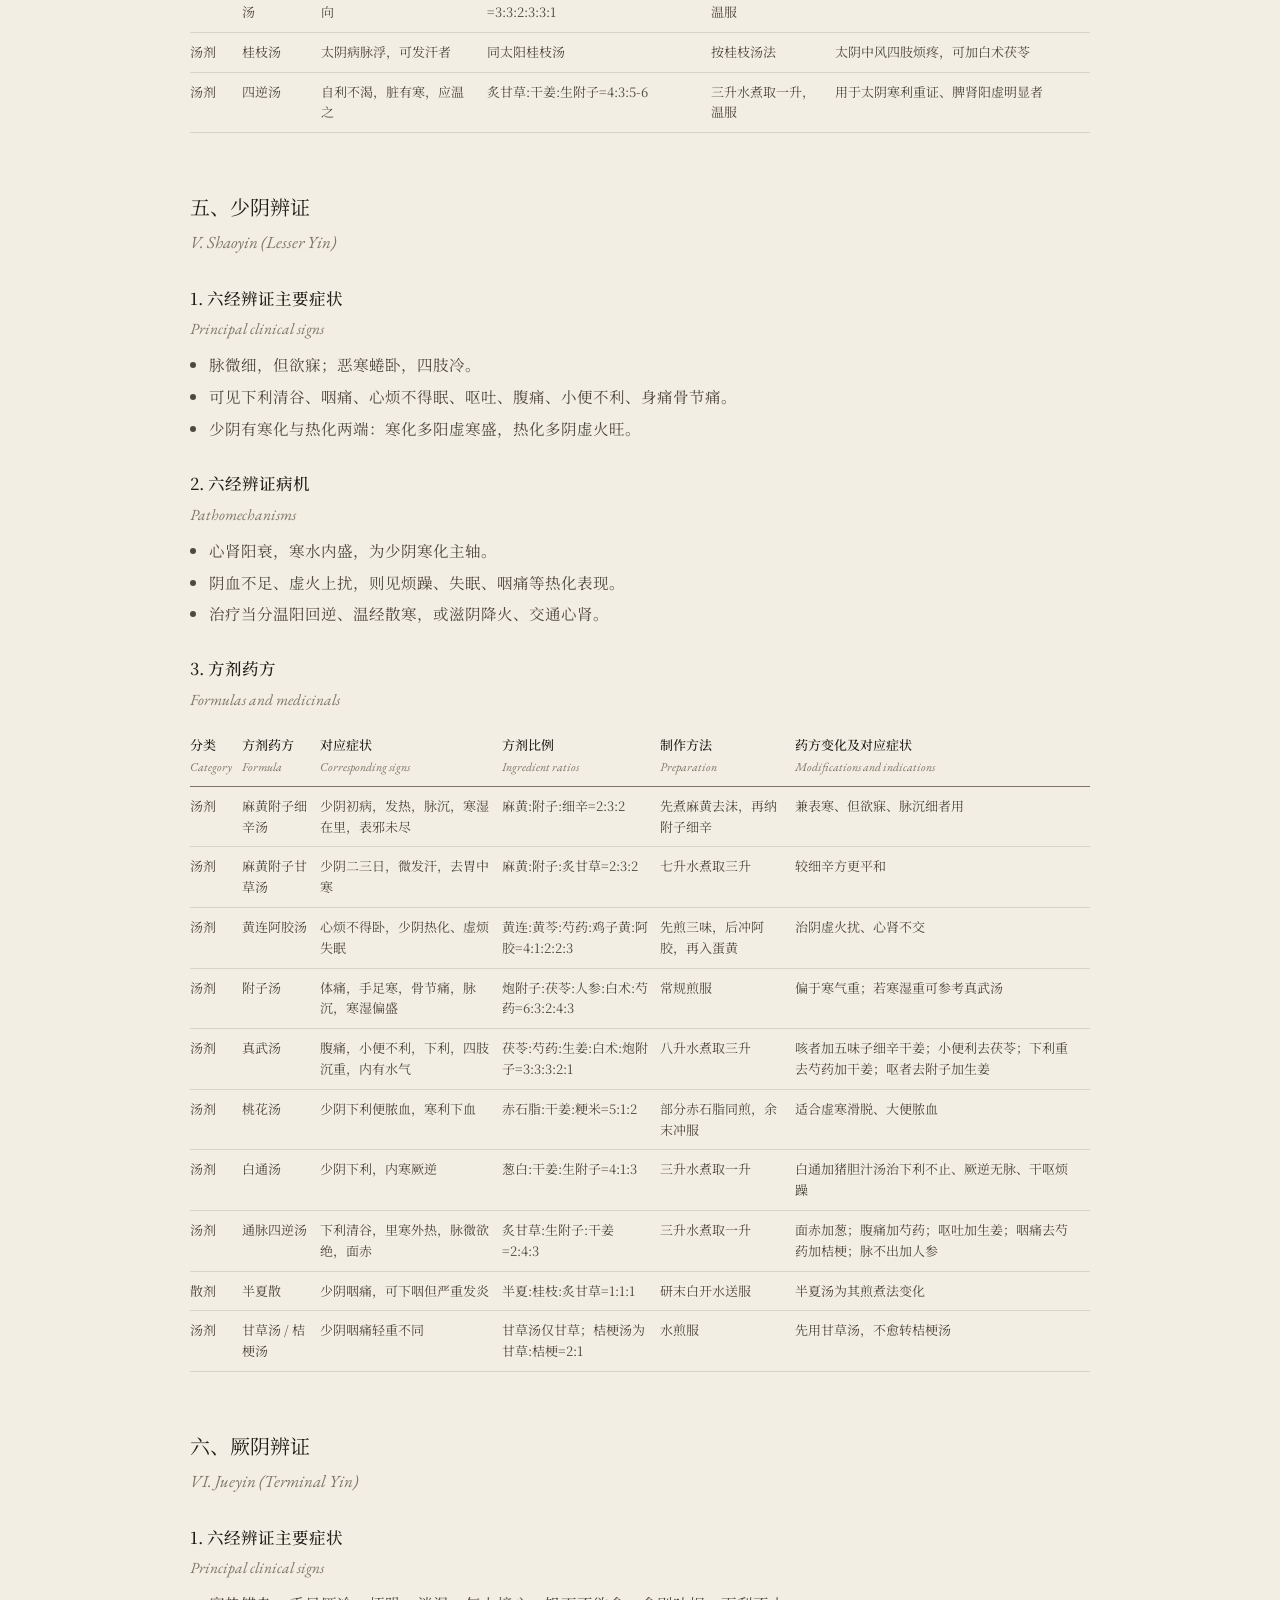
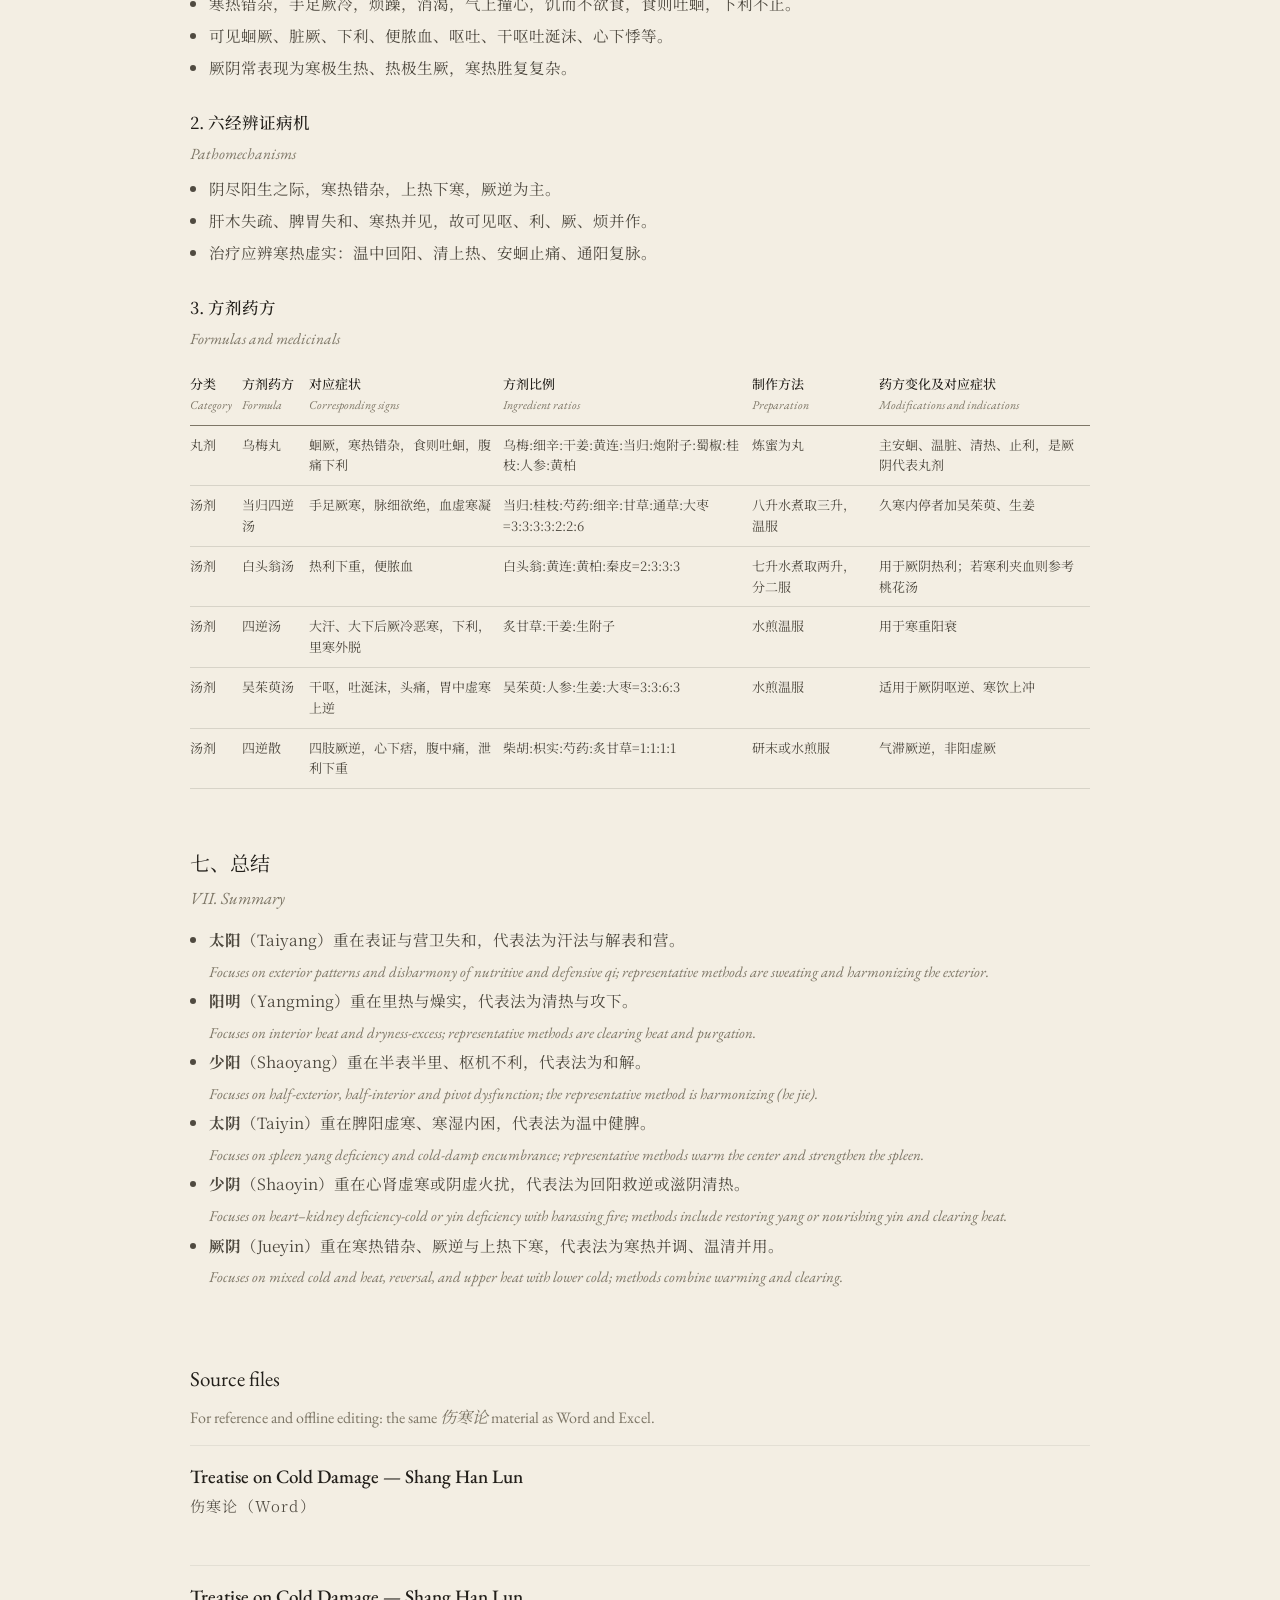
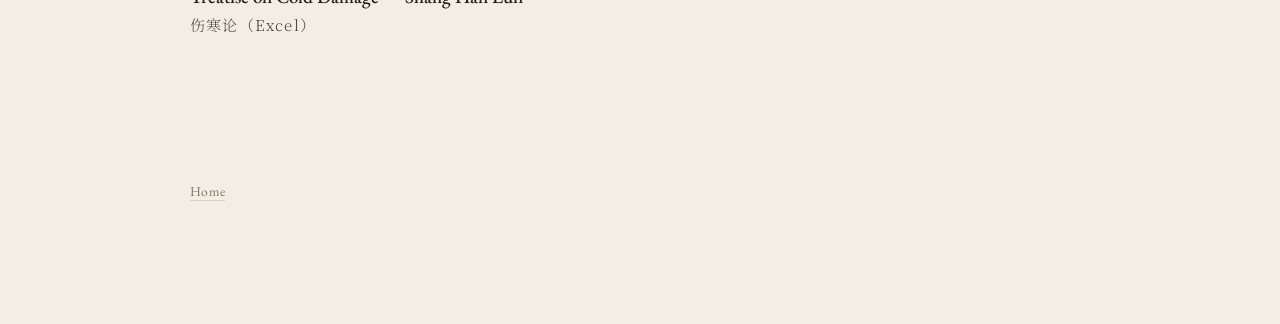
<file: traditional-chinese-medicine.html>
<!DOCTYPE HTML>
<html lang="en">
  <head>
    <meta charset="UTF-8">
    <title>Traditional Chinese Medicine | Linrui Tan</title>
    <meta name="description" content="Shang Han Lun (Treatise on Cold Damage) study notes: six-channel pattern analysis with English headings; downloadable Word and Excel sources.">
    <meta name="viewport" content="width=device-width, initial-scale=1">
    <script>/* day or night, as last chosen; otherwise the system's */try{var t=localStorage.getItem('zen-theme');if(t)document.documentElement.setAttribute('data-theme',t)}catch(e){}</script>
    <link rel="preconnect" href="https://fonts.googleapis.com">
    <link rel="preconnect" href="https://fonts.gstatic.com" crossorigin>
    <link href="https://fonts.googleapis.com/css2?family=Noto+Serif+SC:wght@300;400;500&family=EB+Garamond:ital,wght@0,400;0,500;1,400;1,500&family=JetBrains+Mono:wght@400;500&display=swap" rel="stylesheet">
    <link rel="stylesheet" href="zen.css">
  </head>
  <body>
    <canvas id="zen-canvas" aria-hidden="true"></canvas>
    <!-- ===== Top bar: liquid glass (琉璃); slides away while you read, returns when you scroll up ===== -->
    <header class="topbar" id="topbar">
      <div class="topbar-glass">
        <a class="brand" href="index.html"><span class="brand-dot" aria-hidden="true"></span>LINRUI&nbsp;TAN</a>
        <nav class="topbar-nav" id="topbar-nav" aria-label="Site pages">
            <a href="index.html" class="topbar-link">Home</a>
            <a href="research.html" class="topbar-link">Research</a>
            <a href="buddhism-books-translation.html" class="topbar-link">Buddhism Translation</a>
            <a href="photography.html" class="topbar-link">Photography</a>
            <a href="traditional-chinese-medicine.html" class="topbar-link" aria-current="page">Chinese Medicine</a>
        </nav>
        <div class="topbar-tools">
          <button class="theme-toggle" type="button" aria-pressed="false" aria-label="Switch to dark mode">
            <svg class="moon" viewBox="0 0 16 16" aria-hidden="true"><path d="M10.8 1.6a6.6 6.6 0 1 0 3.6 10.2A5.6 5.6 0 0 1 10.8 1.6Z" fill="none" stroke="currentColor" stroke-width="1.1" stroke-linejoin="round"/></svg>
            <svg class="sun" viewBox="0 0 16 16" aria-hidden="true"><circle cx="8" cy="8" r="3.2" fill="none" stroke="currentColor" stroke-width="1.1"/><path d="M8 1v2M8 13v2M1 8h2M13 8h2M3 3l1.4 1.4M11.6 11.6 13 13M3 13l1.4-1.4M11.6 4.4 13 3" stroke="currentColor" stroke-width="1.1" stroke-linecap="round"/></svg>
            <span class="theme-label">Night</span>
          </button>
          <button class="menu-btn" type="button" aria-expanded="false" aria-controls="topbar-nav" aria-label="Open menu">
            <span></span><span></span>
          </button>
        </div>
      </div>
    </header>
    <div id="content-wrapper">
      <div class="site-layout">
        <div class="site-main">
          <div class="content-panel">
            <h2 class="section-heading">Traditional Chinese Medicine</h2>
            <p>Study notes on classical Chinese medicine. The article below follows the six-channel structure (symptoms, pathomechanisms, formulas); headings and table columns are given in English as well. Source files for editing are linked at the end.</p>
            <article class="tcm-article" lang="zh-CN">
<h1 class="tcm-title"><span class="tcm-zh" lang="zh-CN">《伤寒论》六经辨证分析整理</span><span class="tcm-title-en" lang="en">Treatise on Cold Damage (Shang Han Lun) — Six-channel pattern analysis</span></h1>
<p class="note"><span class="tcm-zh" lang="zh-CN">说明：本整理主要做文献与表格内容归纳，不作为临床处方建议。</span><span class="tcm-note-en" lang="en">Note: This is a scholarly summary of source tables and texts, not clinical prescribing advice.</span></p>

<h2 class="tcm-h2"><span class="tcm-zh" lang="zh-CN">一、太阳辨证</span><span class="tcm-en" lang="en">I. Taiyang (Greater Yang)</span></h2>
<h3 class="tcm-h3"><span class="tcm-zh" lang="zh-CN">1. 六经辨证主要症状</span><span class="tcm-en" lang="en">Principal clinical signs</span></h3>
<ul>
<li>脉浮，头项强痛，恶寒；或发热、汗出、恶风。</li>
<li>可见中风证与伤寒证两大类：中风多汗出恶风，伤寒多无汗身痛。</li>
<li>兼见喘、项背强、咳、呕、烦躁、小便不利、结胸、协热利、蓄水、蓄血等变证。</li>
</ul>
<h3 class="tcm-h3"><span class="tcm-zh" lang="zh-CN">2. 六经辨证病机</span><span class="tcm-en" lang="en">Pathomechanisms</span></h3>
<ul>
<li>病位在表，以营卫不和、肺卫闭郁、腠理失宣为核心。</li>
<li>若误汗、误下、误吐，可伤津液，导致表邪入里，转见结胸、蓄水、蓄血、协热利等。</li>
<li>太阳病兼水饮、痰饮、胃气失和时，常见呕、喘、心下痞、头眩等。</li>
</ul>
<h3 class="tcm-h3"><span class="tcm-zh" lang="zh-CN">3. 方剂药方</span><span class="tcm-en" lang="en">Formulas and medicinals</span></h3>

<h4 class="tcm-h4"><span class="tcm-zh" lang="zh-CN">（一）桂枝汤类（中风表虚证）</span><span class="tcm-en" lang="en">(1) Guizhi Tang category (Wind-strike, exterior deficiency)</span></h4>
<div class="tcm-category-intro"><span class="tcm-zh" lang="zh-CN">主要症状：太阳中风，头痛发热，汗出恶风，脉浮缓，阳浮而阴弱，阳浮热自发，阴弱汗自出，微微恶寒恶风，干呕。</span></div>
<div class="tcm-table-wrap"><table class="tcm-table">
<tr><th scope="col"><span class="tcm-th-zh" lang="zh-CN">分类</span><span class="tcm-th-en" lang="en">Category</span></th><th scope="col"><span class="tcm-th-zh" lang="zh-CN">方剂药方</span><span class="tcm-th-en" lang="en">Formula</span></th><th scope="col"><span class="tcm-th-zh" lang="zh-CN">对应症状</span><span class="tcm-th-en" lang="en">Corresponding signs</span></th><th scope="col"><span class="tcm-th-zh" lang="zh-CN">方剂比例</span><span class="tcm-th-en" lang="en">Ingredient ratios</span></th><th scope="col"><span class="tcm-th-zh" lang="zh-CN">制作方法</span><span class="tcm-th-en" lang="en">Preparation</span></th><th scope="col"><span class="tcm-th-zh" lang="zh-CN">药方变化及对应症状</span><span class="tcm-th-en" lang="en">Modifications and indications</span></th></tr>
<tr><td>汤剂</td><td>桂枝汤</td><td>太阳中风，头痛发热，汗出恶风</td><td>桂枝:芍药:炙甘草:生姜:大枣=3:3:2:3:3</td><td>七升水煮取三升，去渣温服</td><td>加葛根治项背强；加厚朴杏仁治喘；加附子治漏汗、恶风、小便难</td></tr>
<tr><td>汤剂</td><td>桂枝加葛根汤</td><td>项背强几几，汗出，恶风</td><td>桂枝:芍药:甘草:生姜:大枣:葛根=3:3:2:3:3:4</td><td>七升水煮取三升，去渣温服</td><td>葛根重用以提升停滞的水</td></tr>
<tr><td>汤剂</td><td>桂枝加厚朴杏仁汤</td><td>太阳病，下之微喘者，表未解</td><td>桂枝:芍药:甘草:生姜:大枣:厚朴:杏仁=3:3:3:3:3:2:2</td><td>七升水煮取三升，去渣温服</td><td>厚朴去脾湿气；杏仁去肺咳喘</td></tr>
<tr><td>汤剂</td><td>桂枝加附子汤</td><td>发汗漏汗不止，恶风，小便难</td><td>桂枝:芍药:炙甘草:生姜:大枣:炮附子=3:3:2:3:3:3</td><td>六升水煮取三升，去渣温服</td><td>炮附子固表流水</td></tr>
<tr><td>汤剂</td><td>桂枝去芍药汤</td><td>太阳病被攻下后，脉促，胸满</td><td>桂枝:甘草:生姜:大枣=3:2:3:3</td><td>七升水煮取三升，去渣温服</td><td>胸满不用芍药</td></tr>
<tr><td>汤剂</td><td>桂枝去芍药加附子汤</td><td>微恶寒，胸中苦满</td><td>桂枝:炙甘草:生姜:大枣:附子=3:2:3:3:3</td><td>七升水煮取三升，去渣温服</td><td>附子固表</td></tr>
<tr><td>汤剂</td><td>桂枝加桂汤</td><td>烧针令汗，针处被寒，核起而赤，必发奔豚</td><td>桂枝:芍药:甘草:生姜:大枣:肉桂=3:3:2:3:3:2</td><td>七升水煮取三升，去渣温服</td><td>肉桂辛辣味重入心</td></tr>
<tr><td>汤剂</td><td>桂枝麻黄各半汤</td><td>往来寒热，身体瘙痒不能出汗</td><td>桂枝:芍药:炙甘草:生姜:大枣:麻黄:杏仁=2:1:1:1:1:1:1</td><td>五升水煮取一升八合，温服六合</td><td>调和营卫</td></tr>
<tr><td>汤剂</td><td>桂枝二麻黄一汤</td><td>脉洪大，热多寒少，无呕吐</td><td>桂枝:芍药:甘草:生姜:大枣:麻黄:杏仁=4:2:2:3:3:2:2</td><td>五升水煮取一升八合，温服六合</td><td>调和营卫</td></tr>
<tr><td>汤剂</td><td>桂枝二越婢一汤</td><td>发热恶寒，热多寒少，烦躁脉微弱</td><td>桂枝:芍药:甘草:生姜:大枣:麻黄:石膏=1:1:1:2:2:1:4-5</td><td>五升水煮取两升，温服一升</td><td>石膏吸收体内热量</td></tr>
<tr><td>汤剂</td><td>桂枝人参汤</td><td>太阳病外症未除，数次攻下，协热利</td><td>桂枝:炙甘草:白术:人参:干姜=4:4:3:3:3</td><td>水九升煮取三升，温服一升</td><td>桂枝加强心力；人参补阴</td></tr>
</table></div>

<h4 class="tcm-h4"><span class="tcm-zh" lang="zh-CN">（二）麻黄汤类（伤寒表实证）</span><span class="tcm-en" lang="en">(2) Mahuang Tang category (Cold-damage, exterior excess)</span></h4>
<div class="tcm-category-intro"><span class="tcm-zh" lang="zh-CN">主要症状：太阳伤寒，脉浮紧，发热，恶寒，身疼痛，无汗而喘。表寒里热者见烦躁，表寒里寒者见心下有水汽、干呕、咳嗽。</span></div>
<div class="tcm-table-wrap"><table class="tcm-table">
<tr><th scope="col"><span class="tcm-th-zh" lang="zh-CN">分类</span><span class="tcm-th-en" lang="en">Category</span></th><th scope="col"><span class="tcm-th-zh" lang="zh-CN">方剂药方</span><span class="tcm-th-en" lang="en">Formula</span></th><th scope="col"><span class="tcm-th-zh" lang="zh-CN">对应症状</span><span class="tcm-th-en" lang="en">Corresponding signs</span></th><th scope="col"><span class="tcm-th-zh" lang="zh-CN">方剂比例</span><span class="tcm-th-en" lang="en">Ingredient ratios</span></th><th scope="col"><span class="tcm-th-zh" lang="zh-CN">制作方法</span><span class="tcm-th-en" lang="en">Preparation</span></th><th scope="col"><span class="tcm-th-zh" lang="zh-CN">药方变化及对应症状</span><span class="tcm-th-en" lang="en">Modifications and indications</span></th></tr>
<tr><td>汤剂</td><td>麻黄汤</td><td>太阳伤寒，脉浮紧，发热，身痛，无汗而喘</td><td>麻黄:桂枝:炙甘草:杏仁=3:2:1:3</td><td>先煮麻黄去沫，再纳余药，取三升温服</td><td>大青龙汤治表寒里热烦躁；麻杏甘石汤治汗后而喘、无大热</td></tr>
<tr><td>汤剂</td><td>大青龙汤</td><td>表寒里热，脉浮紧，发热恶寒身痛，不汗出而烦躁</td><td>麻黄:桂枝:炙甘草:杏仁:生姜:大枣:石膏=6:2:2:2:2:3:4</td><td>十升水煮取三升，温服八合</td><td>麻黄和桂枝发表汗；石膏消热</td></tr>
<tr><td>汤剂</td><td>小青龙汤</td><td>表寒里饮，心下有水汽，干呕，发热而咳喘</td><td>麻黄:桂枝:芍药:细辛:干姜:甘草:五味子:半夏=3:3:3:3:3:3:5:5</td><td>十升水煮取三升，温服</td><td>渴者去半夏加栝楼根；喘者加麻黄杏仁；少腹满加茯苓</td></tr>
<tr><td>汤剂</td><td>麻杏甘石汤</td><td>汗出而喘，无大热</td><td>麻黄:杏仁:甘草:石膏=4:2:2:6</td><td>七升水煮取两升，温服一升</td><td>麻黄推气发表；石膏去高热</td></tr>
<tr><td>汤剂</td><td>越婢汤</td><td>去水肿</td><td>麻黄:石膏:生姜:炙甘草:大枣=6:8:2:3:3</td><td>六升水煮取三升</td><td>石膏大于麻黄可以去水肿</td></tr>
</table></div>

<h4 class="tcm-h4"><span class="tcm-zh" lang="zh-CN">（三）葛根汤类</span><span class="tcm-en" lang="en">(3) Gegen Tang category</span></h4>
<div class="tcm-category-intro"><span class="tcm-zh" lang="zh-CN">主要症状：项背强几几，无汗或汗出，恶风。太阳阳明合并者见下利。</span></div>
<div class="tcm-table-wrap"><table class="tcm-table">
<tr><th scope="col"><span class="tcm-th-zh" lang="zh-CN">分类</span><span class="tcm-th-en" lang="en">Category</span></th><th scope="col"><span class="tcm-th-zh" lang="zh-CN">方剂药方</span><span class="tcm-th-en" lang="en">Formula</span></th><th scope="col"><span class="tcm-th-zh" lang="zh-CN">对应症状</span><span class="tcm-th-en" lang="en">Corresponding signs</span></th><th scope="col"><span class="tcm-th-zh" lang="zh-CN">方剂比例</span><span class="tcm-th-en" lang="en">Ingredient ratios</span></th><th scope="col"><span class="tcm-th-zh" lang="zh-CN">制作方法</span><span class="tcm-th-en" lang="en">Preparation</span></th><th scope="col"><span class="tcm-th-zh" lang="zh-CN">药方变化及对应症状</span><span class="tcm-th-en" lang="en">Modifications and indications</span></th></tr>
<tr><td>汤剂</td><td>葛根汤</td><td>项背强几几，无汗，恶风</td><td>葛根:麻黄:桂枝:芍药:甘草:生姜:大枣=4:3:2:2:2:3:3</td><td>先煮葛根麻黄，后纳余药，取三升温服</td><td>葛根加半夏汤治下利兼呕</td></tr>
<tr><td>汤剂</td><td>葛根加半夏汤</td><td>太阳阳明症，下利想呕吐</td><td>葛根:麻黄:桂枝:芍药:炙甘草:生姜:大枣:生半夏=4:3:2:2:2:3:3:3</td><td>十升水煮取三升，温服一升</td><td>生半夏止呕</td></tr>
<tr><td>汤剂</td><td>葛芩连汤</td><td>协热利：内寒，舌苔白，大便臭</td><td>葛根:炙甘草:黄芩:黄连=5:2:3:3</td><td>八升水煮取两升，温服</td><td>葛根提升肠胃水液；黄连治疗胃湿热</td></tr>
</table></div>

<h4 class="tcm-h4"><span class="tcm-zh" lang="zh-CN">（四）蓄水蓄血证</span><span class="tcm-en" lang="en">(4) Water accumulation and blood stasis patterns</span></h4>
<div class="tcm-category-intro"><span class="tcm-zh" lang="zh-CN">主要症状：蓄水证见小便不利，口渴，头眩，水入即吐；蓄血证见小腹急结，小便自利，其人如狂。</span></div>
<div class="tcm-table-wrap"><table class="tcm-table">
<tr><th scope="col"><span class="tcm-th-zh" lang="zh-CN">分类</span><span class="tcm-th-en" lang="en">Category</span></th><th scope="col"><span class="tcm-th-zh" lang="zh-CN">方剂药方</span><span class="tcm-th-en" lang="en">Formula</span></th><th scope="col"><span class="tcm-th-zh" lang="zh-CN">对应症状</span><span class="tcm-th-en" lang="en">Corresponding signs</span></th><th scope="col"><span class="tcm-th-zh" lang="zh-CN">方剂比例</span><span class="tcm-th-en" lang="en">Ingredient ratios</span></th><th scope="col"><span class="tcm-th-zh" lang="zh-CN">制作方法</span><span class="tcm-th-en" lang="en">Preparation</span></th><th scope="col"><span class="tcm-th-zh" lang="zh-CN">药方变化及对应症状</span><span class="tcm-th-en" lang="en">Modifications and indications</span></th></tr>
<tr><td>粉剂</td><td>五苓散</td><td>太阳蓄水，小便不利，口渴，头眩，水入即吐</td><td>茯苓:猪苓:泽泻:桂枝:白术=3:3:6:3:2</td><td>研末服或按原表作散剂用</td><td>治汗后烦渴、小便不利；兼治表水不化</td></tr>
<tr><td>汤剂</td><td>苓桂术甘汤</td><td>站起来头晕充血，心下逆满，气上冲胸</td><td>茯苓:桂枝:白术:甘草=4:3:2:2</td><td>水六升煮取三升，温服一升</td><td>降冲逆去晕眩</td></tr>
<tr><td>汤剂</td><td>真武汤</td><td>汗后头眩心悸，身欲坠地，寒水内停</td><td>茯苓:白芍:生姜:白术:炮附子=3:3:3:2:1</td><td>八升水煮取三升，温服</td><td>偏于阳虚水泛、眩晕、悸动</td></tr>
<tr><td>汤剂</td><td>桃核承气汤</td><td>少阳兼血结膀胱，小腹急结，小便不利</td><td>桃仁:桂枝:大黄:炙甘草:芒硝=3:2:4:2:2</td><td>先煎四味，芒硝另化</td><td>主血结兼里实</td></tr>
<tr><td>汤剂</td><td>抵当汤</td><td>太阳蓄血，少腹满，小便自利，其人如狂</td><td>水蛭:虻虫:桃仁:大黄=1:1:1:1</td><td>水五升煮取三升，温服一升</td><td>适用于太阳蓄血重证</td></tr>
<tr><td>丸剂</td><td>抵当丸</td><td>蓄血较缓、血结较轻</td><td>同抵当汤</td><td>制丸内服</td><td>适用于太阳蓄血而病势较缓者</td></tr>
</table></div>

<h4 class="tcm-h4"><span class="tcm-zh" lang="zh-CN">（五）结胸证</span><span class="tcm-en" lang="en">(5) Chest binding pattern</span></h4>
<div class="tcm-category-intro"><span class="tcm-zh" lang="zh-CN">主要症状：心下硬满疼痛，按之石鞭。热实结胸见寸脉浮、关脉沉；寒实结胸无热象。</span></div>
<div class="tcm-table-wrap"><table class="tcm-table">
<tr><th scope="col"><span class="tcm-th-zh" lang="zh-CN">分类</span><span class="tcm-th-en" lang="en">Category</span></th><th scope="col"><span class="tcm-th-zh" lang="zh-CN">方剂药方</span><span class="tcm-th-en" lang="en">Formula</span></th><th scope="col"><span class="tcm-th-zh" lang="zh-CN">对应症状</span><span class="tcm-th-en" lang="en">Corresponding signs</span></th><th scope="col"><span class="tcm-th-zh" lang="zh-CN">方剂比例</span><span class="tcm-th-en" lang="en">Ingredient ratios</span></th><th scope="col"><span class="tcm-th-zh" lang="zh-CN">制作方法</span><span class="tcm-th-en" lang="en">Preparation</span></th><th scope="col"><span class="tcm-th-zh" lang="zh-CN">药方变化及对应症状</span><span class="tcm-th-en" lang="en">Modifications and indications</span></th></tr>
<tr><td>丸剂</td><td>大陷胸丸</td><td>结胸，胸腔痰热水结</td><td>大黄:葶苈:芒硝:杏仁:甘遂末:白蜜=3:3:3:3:1:2</td><td>药末合蜜为丸，另以甘遂白蜜汤送服</td><td>偏重胸中痰水与热实壅结</td></tr>
<tr><td>汤剂</td><td>大陷胸汤</td><td>热实结胸，心下痛，按之石鞭</td><td>大黄:芒硝:甘遂=4:2:1</td><td>水六升先煮大黄，纳芒硝甘遂，温服</td><td>得快利，止后服</td></tr>
<tr><td>汤剂</td><td>小陷胸汤</td><td>小陷胸病，正在心下，按则痛，脉浮滑</td><td>黄连:半夏:栝楼实=2:5:3</td><td>水九升煮取三升，分三服</td><td>黄连去热；半夏祛水；栝楼实开痰结</td></tr>
<tr><td>粉剂</td><td>三物小白散</td><td>寒实结胸，无热象</td><td>桔梗:巴豆:贝母=3:1:3</td><td>研末温服</td><td>主寒痰壅闭、胸中结实</td></tr>
<tr><td>粉剂</td><td>文蛤散</td><td>被冷水遏表后欲饮水但不渴</td><td>文蛤壳研粉</td><td>研末服</td><td>若仍不解，可转五苓散</td></tr>
<tr><td>汤剂</td><td>十枣汤</td><td>肺积水，但坐不得卧，胸下痛</td><td>红枣:甘遂:芫花:大戟=3:0.3:0.3:0.3</td><td>先煮枣去滓，内药末服</td><td>强人服一钱，虚人五分</td></tr>
</table></div>

<h4 class="tcm-h4"><span class="tcm-zh" lang="zh-CN">（六）痞证</span><span class="tcm-en" lang="en">(6) Glomus pattern</span></h4>
<div class="tcm-category-intro"><span class="tcm-zh" lang="zh-CN">主要症状：心下痞满，按之濡（软），不痛。可兼呕、利、肠鸣等。</span></div>
<div class="tcm-table-wrap"><table class="tcm-table">
<tr><th scope="col"><span class="tcm-th-zh" lang="zh-CN">分类</span><span class="tcm-th-en" lang="en">Category</span></th><th scope="col"><span class="tcm-th-zh" lang="zh-CN">方剂药方</span><span class="tcm-th-en" lang="en">Formula</span></th><th scope="col"><span class="tcm-th-zh" lang="zh-CN">对应症状</span><span class="tcm-th-en" lang="en">Corresponding signs</span></th><th scope="col"><span class="tcm-th-zh" lang="zh-CN">方剂比例</span><span class="tcm-th-en" lang="en">Ingredient ratios</span></th><th scope="col"><span class="tcm-th-zh" lang="zh-CN">制作方法</span><span class="tcm-th-en" lang="en">Preparation</span></th><th scope="col"><span class="tcm-th-zh" lang="zh-CN">药方变化及对应症状</span><span class="tcm-th-en" lang="en">Modifications and indications</span></th></tr>
<tr><td>汤剂</td><td>大黄黄连泻心汤</td><td>心下痞，按之濡，寸脉关脉俱浮</td><td>大黄:黄连=2:1</td><td>用热水泡服</td><td>大黄下气；黄连降热气</td></tr>
<tr><td>汤剂</td><td>附子泻心汤</td><td>心下痞，而复恶寒，汗出</td><td>大黄:黄连:黄芩:炮附子=2:1:1:3</td><td>先煮附子，后纳三黄</td><td>表虚胃热</td></tr>
<tr><td>汤剂</td><td>半夏泻心汤</td><td>不渴，满而不痛，舌苔黄厚</td><td>生半夏:人参:黄芩:炙甘草:黄连:大枣=5:3:3:3:1:3</td><td>水煎服</td><td>生半夏去胃寒水止呕</td></tr>
<tr><td>汤剂</td><td>生姜泻心汤</td><td>胃中不合，干打嗝，口臭，腹中雷鸣，下利</td><td>生姜:炙甘草:生半夏:人参:黄芩:干姜:黄连:大枣=4:3:5:3:1:3:1:3</td><td>水十升煮取三升，分三服</td><td>生姜排胃周围水</td></tr>
<tr><td>汤剂</td><td>甘草泻心汤</td><td>下利日数十行，谷物不化，腹中雷鸣</td><td>甘草:黄芩:干姜:半夏:大枣:黄连=4:3:3:5:3:1</td><td>水十升煮取三升，分三服</td><td>甘草补中缓急</td></tr>
<tr><td>汤剂</td><td>旋覆花代赭石汤</td><td>心下痞鞭，打嗝不止</td><td>旋覆花:人参:生姜:代赭石:大枣:甘草:生半夏=3:2:5:1:3:3:5</td><td>水十升煮取三升，分三服</td><td>旋覆花去浓痰；代赭石降逆</td></tr>
<tr><td>粉剂</td><td>瓜蒂散</td><td>邪结胸中，心下满而烦，饥不能食，宜吐</td><td>瓜蒂:赤小豆=0.1:0.1</td><td>炒黄后合水服</td><td>用于胸中痰实壅阻之吐法</td></tr>
</table></div>

<h4 class="tcm-h4"><span class="tcm-zh" lang="zh-CN">（七）其他方剂</span><span class="tcm-en" lang="en">(7) Other formulas</span></h4>
<div class="tcm-category-intro"><span class="tcm-zh" lang="zh-CN">主要症状：包括误治后变证、虚烦不得眠、风湿相搏、脉结代心动悸等。</span></div>
<div class="tcm-table-wrap"><table class="tcm-table">
<tr><th scope="col"><span class="tcm-th-zh" lang="zh-CN">分类</span><span class="tcm-th-en" lang="en">Category</span></th><th scope="col"><span class="tcm-th-zh" lang="zh-CN">方剂药方</span><span class="tcm-th-en" lang="en">Formula</span></th><th scope="col"><span class="tcm-th-zh" lang="zh-CN">对应症状</span><span class="tcm-th-en" lang="en">Corresponding signs</span></th><th scope="col"><span class="tcm-th-zh" lang="zh-CN">方剂比例</span><span class="tcm-th-en" lang="en">Ingredient ratios</span></th><th scope="col"><span class="tcm-th-zh" lang="zh-CN">制作方法</span><span class="tcm-th-en" lang="en">Preparation</span></th><th scope="col"><span class="tcm-th-zh" lang="zh-CN">药方变化及对应症状</span><span class="tcm-th-en" lang="en">Modifications and indications</span></th></tr>
<tr><td>汤剂</td><td>四逆汤</td><td>烦躁，四逆（四肢寒凉）</td><td>炙甘草:干姜:生附子=4:3:5-6</td><td>三升水煮取一升，温服</td><td>用于太阴寒利重证</td></tr>
<tr><td>汤剂</td><td>小建中汤</td><td>阳脉涩，阴脉弦，腹中急痛；痿症</td><td>桂枝:芍药:甘草:生姜:大枣:麦芽糖=3:6:2:3:3:10</td><td>七升水煮取三升，温服</td><td>补阳，胃口不好</td></tr>
<tr><td>汤剂</td><td>炙甘草汤</td><td>脉结代，心动悸</td><td>炙甘草:生姜:桂枝:人参:生地黄:阿胶:麦门冬:麻子仁:大枣=4:3:3:3:10:2:5:8</td><td>清酒七升和水八升煮取三升，冲阿胶服</td><td>补阴、营、血</td></tr>
<tr><td>汤剂</td><td>柴胡桂枝汤</td><td>发热微微恶寒，肢节疼痛，呕逆，心下支结</td><td>柴胡:桂枝:黄芩:人参:炙甘草:生半夏:芍药:生姜:大枣=4:1.5:1.5:1.5:1:1.5:1.5:1.5</td><td>水七升煮取三升，分三服</td><td>太阳少阳并病</td></tr>
<tr><td>汤剂</td><td>栀子豆豉汤</td><td>虚烦不得眠，烦热，胸中窒息</td><td>栀子:豆豉=1:1</td><td>水四升煮取一升半，分二服</td><td>栀子去热；豆豉生胃阴津</td></tr>
<tr><td>汤剂</td><td>白虎汤</td><td>表有寒，里有热</td><td>知母:石膏:生甘草:粳米=6:10:3:3</td><td>煮至米熟，去渣温服</td><td>知母祛湿；石膏去热</td></tr>
<tr><td>汤剂</td><td>白虎加人参汤</td><td>大汗出后，烦躁口渴不解，脉洪大</td><td>知母:石膏:生甘草:粳米:人参=6:10:3:3:3</td><td>一斗煮成三升，温服</td><td>人参滋阴</td></tr>
<tr><td>汤剂</td><td>调胃承气汤</td><td>心烦，不吐不下，轻中度便结</td><td>大黄:炙甘草:芒硝=2:1:1</td><td>先煮大黄甘草，再纳芒硝化服</td><td>胃燥较轻者</td></tr>
<tr><td>汤剂</td><td>黄芩汤</td><td>太阳少阳合并，自下利，肚子疼痛</td><td>黄芩:甘草:芍药:大枣=3:2:2:3</td><td>水十升煮取三升，分二服</td><td>黄芩去上焦热</td></tr>
<tr><td>汤剂</td><td>黄连汤</td><td>胸中有热，胃下有邪气，腹中痛，欲呕吐</td><td>黄连:炙甘草:干姜:桂枝:人参:生半夏:大枣=3:3:3:3:3:5:3</td><td>水煎服</td><td>胃炎</td></tr>
</table></div>

<h2 class="tcm-h2"><span class="tcm-zh" lang="zh-CN">二、阳明辨证</span><span class="tcm-en" lang="en">II. Yangming (Yang Brightness)</span></h2>
<h3 class="tcm-h3"><span class="tcm-zh" lang="zh-CN">1. 六经辨证主要症状</span><span class="tcm-en" lang="en">Principal clinical signs</span></h3>
<ul>
<li>身热，自汗出，不恶寒，反恶热。</li>
<li>经热证多见大渴、大汗、脉洪大；腑实证多见腹满、潮热、谵语、便秘、腹痛或绕脐痛。</li>
<li>亦可兼发黄、谵语、鼻衄、下血、津伤便结等。</li>
</ul>
<h3 class="tcm-h3"><span class="tcm-zh" lang="zh-CN">2. 六经辨证病机</span><span class="tcm-en" lang="en">Pathomechanisms</span></h3>
<ul>
<li>核心为胃家实，或阳明经热炽盛，或胃肠燥热成实。</li>
<li>太阳、少阳误汗误下或利小便过度，津液受伤，易转阳明。</li>
<li>阳明病又可见湿热发黄、热入血室、热结旁流等兼夹病机。</li>
</ul>
<h3 class="tcm-h3"><span class="tcm-zh" lang="zh-CN">3. 方剂药方</span><span class="tcm-en" lang="en">Formulas and medicinals</span></h3>
<div class="tcm-table-wrap"><table class="tcm-table">
<tr><th scope="col"><span class="tcm-th-zh" lang="zh-CN">分类</span><span class="tcm-th-en" lang="en">Category</span></th><th scope="col"><span class="tcm-th-zh" lang="zh-CN">方剂药方</span><span class="tcm-th-en" lang="en">Formula</span></th><th scope="col"><span class="tcm-th-zh" lang="zh-CN">对应症状</span><span class="tcm-th-en" lang="en">Corresponding signs</span></th><th scope="col"><span class="tcm-th-zh" lang="zh-CN">方剂比例</span><span class="tcm-th-en" lang="en">Ingredient ratios</span></th><th scope="col"><span class="tcm-th-zh" lang="zh-CN">制作方法</span><span class="tcm-th-en" lang="en">Preparation</span></th><th scope="col"><span class="tcm-th-zh" lang="zh-CN">药方变化及对应症状</span><span class="tcm-th-en" lang="en">Modifications and indications</span></th></tr>
<tr><td>汤剂</td><td>白虎汤</td><td>阳明经热，大渴，大汗，脉洪大</td><td>知母:石膏:生甘草:粳米=6:10:3:3</td><td>煮至米熟，去渣温服</td><td>白虎加人参汤治烦渴更甚、气阴两伤</td></tr>
<tr><td>汤剂</td><td>调胃承气汤</td><td>阳明胃燥，心烦，不吐不下，轻中度便结</td><td>大黄:炙甘草:芒硝=2:1:1</td><td>先煮大黄甘草，再纳芒硝化服</td><td>适合胃燥较轻、津伤较明显者</td></tr>
<tr><td>汤剂</td><td>小承气汤</td><td>腹满、放屁、舌黄、脉实、燥实初成</td><td>大黄:厚朴:枳实=4:2:2</td><td>四升水煮取一升二合，分温两服</td><td>用于判断里实轻重；下后转矢气者可进大承气汤</td></tr>
<tr><td>汤剂</td><td>大承气汤</td><td>潮热、谵语、腹满痛、便秘、燥屎内结</td><td>大黄:厚朴:枳实:芒硝=4:6:3:3</td><td>按承气法煎服</td><td>用于腑实重证</td></tr>
<tr><td>汤剂</td><td>猪苓汤</td><td>口干舌燥、渴、小便不利、水热互结</td><td>猪苓:茯苓:泽泻:阿胶:滑石=1:1:1:1:1</td><td>先煎四味，分份冲阿胶</td><td>偏治津伤兼小便不利</td></tr>
<tr><td>汤剂</td><td>茵陈蒿汤</td><td>湿热发黄，身黄如橘，小便不利，腹微满</td><td>茵陈蒿:栀子:大黄=6:6(或4):2</td><td>先煮茵陈，后纳栀子大黄</td><td>阳黄、湿热实证常用</td></tr>
<tr><td>丸剂</td><td>麻子仁丸</td><td>脾约便秘，粪如羊矢，津亏肠燥</td><td>麻子仁:芍药:枳实:大黄:厚朴:杏仁=2:6:6:12:12:12</td><td>研末炼蜜为丸</td><td>适合阳明燥实而非峻下证</td></tr>
</table></div>

<h2 class="tcm-h2"><span class="tcm-zh" lang="zh-CN">三、少阳辨证</span><span class="tcm-en" lang="en">III. Shaoyang (Lesser Yang)</span></h2>
<h3 class="tcm-h3"><span class="tcm-zh" lang="zh-CN">1. 六经辨证主要症状</span><span class="tcm-en" lang="en">Principal clinical signs</span></h3>
<ul>
<li>往来寒热，胸胁苦满，默默不欲食，心烦喜呕，口苦咽干目眩。</li>
<li>可兼胸中烦、渴、腹痛、胁下痞硬、心下悸、小便不利、咳嗽。</li>
<li>病位半表半里，常为太阳向里、阳明向外的枢机阶段。</li>
</ul>
<h3 class="tcm-h3"><span class="tcm-zh" lang="zh-CN">2. 六经辨证病机</span><span class="tcm-en" lang="en">Pathomechanisms</span></h3>
<ul>
<li>枢机不利，胆热犯胃，三焦气化不畅，邪在半表半里。</li>
<li>失于和解则可转阳明里实，或兼水饮、痰热、血结。</li>
<li>少阳病重在"和解"，忌妄汗、妄吐、妄下。</li>
</ul>
<h3 class="tcm-h3"><span class="tcm-zh" lang="zh-CN">3. 方剂药方</span><span class="tcm-en" lang="en">Formulas and medicinals</span></h3>
<div class="tcm-table-wrap"><table class="tcm-table">
<tr><th scope="col"><span class="tcm-th-zh" lang="zh-CN">分类</span><span class="tcm-th-en" lang="en">Category</span></th><th scope="col"><span class="tcm-th-zh" lang="zh-CN">方剂药方</span><span class="tcm-th-en" lang="en">Formula</span></th><th scope="col"><span class="tcm-th-zh" lang="zh-CN">对应症状</span><span class="tcm-th-en" lang="en">Corresponding signs</span></th><th scope="col"><span class="tcm-th-zh" lang="zh-CN">方剂比例</span><span class="tcm-th-en" lang="en">Ingredient ratios</span></th><th scope="col"><span class="tcm-th-zh" lang="zh-CN">制作方法</span><span class="tcm-th-en" lang="en">Preparation</span></th><th scope="col"><span class="tcm-th-zh" lang="zh-CN">药方变化及对应症状</span><span class="tcm-th-en" lang="en">Modifications and indications</span></th></tr>
<tr><td>汤剂</td><td>小柴胡汤</td><td>往来寒热，胸胁苦满，不欲食，心烦喜呕</td><td>柴胡:黄芩:人参:炙甘草:半夏:生姜:大枣=4:3:3:3:4:3:3</td><td>常规煎服</td><td>胸烦不呕去半夏人参加栝楼根；渴者去半夏加栝楼根并重人参；腹痛去黄芩加芍药；胁下痞硬去枣加牡蛎；咳嗽去参姜枣加五味子干姜</td></tr>
<tr><td>汤剂</td><td>大柴胡汤</td><td>少阳兼阳明，往来寒热，胸胁满，呕不止，便秘或潮热</td><td>柴胡:黄芩:芍药:半夏:生姜:大枣:枳实:大黄=4:3:3:4:5:4:3:2</td><td>先煮大黄后合煎</td><td>肠胃中实、不喜按、便秘明显者用</td></tr>
<tr><td>汤剂</td><td>柴胡加芒硝汤</td><td>少阳未解兼阳明潮热、里实</td><td>原表为柴胡类加芒硝法</td><td>先煎诸药，芒硝另化</td><td>适用于先和解后通里</td></tr>
<tr><td>汤剂</td><td>柴胡加龙骨牡蛎汤</td><td>攻下后胸满烦惊，小便不利，谵语，身重难转侧</td><td>半夏:大枣:柴胡:生姜:人参:龙骨:铅丹:桂枝:茯苓:大黄:牡蛎=4:1.5:4:1.5:1.5:1.5:1.5:1.5:2:1.5</td><td>先煎诸药，后纳大黄微沸</td><td>烦躁重者龙骨牡蛎等量</td></tr>
<tr><td>汤剂</td><td>桃核承气汤</td><td>少阳兼血结膀胱，小腹急结，小便不利</td><td>桃仁:桂枝:大黄:炙甘草:芒硝=3:2:4:2:2</td><td>先煎四味，芒硝另化</td><td>主血结兼里实</td></tr>
</table></div>

<h2 class="tcm-h2"><span class="tcm-zh" lang="zh-CN">四、太阴辨证</span><span class="tcm-en" lang="en">IV. Taiyin (Greater Yin)</span></h2>
<h3 class="tcm-h3"><span class="tcm-zh" lang="zh-CN">1. 六经辨证主要症状</span><span class="tcm-en" lang="en">Principal clinical signs</span></h3>
<ul>
<li>腹满而吐，食不下，自利，不渴。</li>
<li>多为腹部寒湿偏盛，脾阳不足，运化失司。</li>
<li>可见腹痛、下利、四肢烦疼、脉弱、脉浮等兼证。</li>
</ul>
<h3 class="tcm-h3"><span class="tcm-zh" lang="zh-CN">2. 六经辨证病机</span><span class="tcm-en" lang="en">Pathomechanisms</span></h3>
<ul>
<li>脾阳虚寒，中焦失运，寒湿内盛。</li>
<li>若误下，更伤脾阳，易致胸下结硬、下利更甚。</li>
<li>治疗重在温中、健脾、和里，必要时兼解表。</li>
</ul>
<h3 class="tcm-h3"><span class="tcm-zh" lang="zh-CN">3. 方剂药方</span><span class="tcm-en" lang="en">Formulas and medicinals</span></h3>
<div class="tcm-table-wrap"><table class="tcm-table">
<tr><th scope="col"><span class="tcm-th-zh" lang="zh-CN">分类</span><span class="tcm-th-en" lang="en">Category</span></th><th scope="col"><span class="tcm-th-zh" lang="zh-CN">方剂药方</span><span class="tcm-th-en" lang="en">Formula</span></th><th scope="col"><span class="tcm-th-zh" lang="zh-CN">对应症状</span><span class="tcm-th-en" lang="en">Corresponding signs</span></th><th scope="col"><span class="tcm-th-zh" lang="zh-CN">方剂比例</span><span class="tcm-th-en" lang="en">Ingredient ratios</span></th><th scope="col"><span class="tcm-th-zh" lang="zh-CN">制作方法</span><span class="tcm-th-en" lang="en">Preparation</span></th><th scope="col"><span class="tcm-th-zh" lang="zh-CN">药方变化及对应症状</span><span class="tcm-th-en" lang="en">Modifications and indications</span></th></tr>
<tr><td>汤剂</td><td>桂枝加芍药汤</td><td>太阴腹满阵痛，误下后里虚腹痛</td><td>桂枝:芍药:炙甘草:生姜:大枣=3:6:2:3:3</td><td>七升水煮取三升，温服</td><td>芍药重用以缓急止痛；若实痛明显可转桂枝加大黄汤</td></tr>
<tr><td>汤剂</td><td>桂枝加大黄汤</td><td>太阴腹满痛甚，有实滞倾向</td><td>桂枝:芍药:炙甘草:生姜:大枣:大黄=3:3:2:3:3:1</td><td>七升水煮取三升，温服</td><td>用于太阴虚中夹实、腹痛较重</td></tr>
<tr><td>汤剂</td><td>桂枝汤</td><td>太阴病脉浮，可发汗者</td><td>同太阳桂枝汤</td><td>按桂枝汤法</td><td>太阴中风四肢烦疼，可加白术茯苓</td></tr>
<tr><td>汤剂</td><td>四逆汤</td><td>自利不渴，脏有寒，应温之</td><td>炙甘草:干姜:生附子=4:3:5-6</td><td>三升水煮取一升，温服</td><td>用于太阴寒利重证、脾肾阳虚明显者</td></tr>
</table></div>

<h2 class="tcm-h2"><span class="tcm-zh" lang="zh-CN">五、少阴辨证</span><span class="tcm-en" lang="en">V. Shaoyin (Lesser Yin)</span></h2>
<h3 class="tcm-h3"><span class="tcm-zh" lang="zh-CN">1. 六经辨证主要症状</span><span class="tcm-en" lang="en">Principal clinical signs</span></h3>
<ul>
<li>脉微细，但欲寐；恶寒蜷卧，四肢冷。</li>
<li>可见下利清谷、咽痛、心烦不得眠、呕吐、腹痛、小便不利、身痛骨节痛。</li>
<li>少阴有寒化与热化两端：寒化多阳虚寒盛，热化多阴虚火旺。</li>
</ul>
<h3 class="tcm-h3"><span class="tcm-zh" lang="zh-CN">2. 六经辨证病机</span><span class="tcm-en" lang="en">Pathomechanisms</span></h3>
<ul>
<li>心肾阳衰，寒水内盛，为少阴寒化主轴。</li>
<li>阴血不足、虚火上扰，则见烦躁、失眠、咽痛等热化表现。</li>
<li>治疗当分温阳回逆、温经散寒，或滋阴降火、交通心肾。</li>
</ul>
<h3 class="tcm-h3"><span class="tcm-zh" lang="zh-CN">3. 方剂药方</span><span class="tcm-en" lang="en">Formulas and medicinals</span></h3>
<div class="tcm-table-wrap"><table class="tcm-table">
<tr><th scope="col"><span class="tcm-th-zh" lang="zh-CN">分类</span><span class="tcm-th-en" lang="en">Category</span></th><th scope="col"><span class="tcm-th-zh" lang="zh-CN">方剂药方</span><span class="tcm-th-en" lang="en">Formula</span></th><th scope="col"><span class="tcm-th-zh" lang="zh-CN">对应症状</span><span class="tcm-th-en" lang="en">Corresponding signs</span></th><th scope="col"><span class="tcm-th-zh" lang="zh-CN">方剂比例</span><span class="tcm-th-en" lang="en">Ingredient ratios</span></th><th scope="col"><span class="tcm-th-zh" lang="zh-CN">制作方法</span><span class="tcm-th-en" lang="en">Preparation</span></th><th scope="col"><span class="tcm-th-zh" lang="zh-CN">药方变化及对应症状</span><span class="tcm-th-en" lang="en">Modifications and indications</span></th></tr>
<tr><td>汤剂</td><td>麻黄附子细辛汤</td><td>少阴初病，发热，脉沉，寒湿在里，表邪未尽</td><td>麻黄:附子:细辛=2:3:2</td><td>先煮麻黄去沫，再纳附子细辛</td><td>兼表寒、但欲寐、脉沉细者用</td></tr>
<tr><td>汤剂</td><td>麻黄附子甘草汤</td><td>少阴二三日，微发汗，去胃中寒</td><td>麻黄:附子:炙甘草=2:3:2</td><td>七升水煮取三升</td><td>较细辛方更平和</td></tr>
<tr><td>汤剂</td><td>黄连阿胶汤</td><td>心烦不得卧，少阴热化、虚烦失眠</td><td>黄连:黄芩:芍药:鸡子黄:阿胶=4:1:2:2:3</td><td>先煎三味，后冲阿胶，再入蛋黄</td><td>治阴虚火扰、心肾不交</td></tr>
<tr><td>汤剂</td><td>附子汤</td><td>体痛，手足寒，骨节痛，脉沉，寒湿偏盛</td><td>炮附子:茯苓:人参:白术:芍药=6:3:2:4:3</td><td>常规煎服</td><td>偏于寒气重；若寒湿重可参考真武汤</td></tr>
<tr><td>汤剂</td><td>真武汤</td><td>腹痛，小便不利，下利，四肢沉重，内有水气</td><td>茯苓:芍药:生姜:白术:炮附子=3:3:3:2:1</td><td>八升水煮取三升</td><td>咳者加五味子细辛干姜；小便利去茯苓；下利重去芍药加干姜；呕者去附子加生姜</td></tr>
<tr><td>汤剂</td><td>桃花汤</td><td>少阴下利便脓血，寒利下血</td><td>赤石脂:干姜:粳米=5:1:2</td><td>部分赤石脂同煎，余末冲服</td><td>适合虚寒滑脱、大便脓血</td></tr>
<tr><td>汤剂</td><td>白通汤</td><td>少阴下利，内寒厥逆</td><td>葱白:干姜:生附子=4:1:3</td><td>三升水煮取一升</td><td>白通加猪胆汁汤治下利不止、厥逆无脉、干呕烦躁</td></tr>
<tr><td>汤剂</td><td>通脉四逆汤</td><td>下利清谷，里寒外热，脉微欲绝，面赤</td><td>炙甘草:生附子:干姜=2:4:3</td><td>三升水煮取一升</td><td>面赤加葱；腹痛加芍药；呕吐加生姜；咽痛去芍药加桔梗；脉不出加人参</td></tr>
<tr><td>散剂</td><td>半夏散</td><td>少阴咽痛，可下咽但严重发炎</td><td>半夏:桂枝:炙甘草=1:1:1</td><td>研末白开水送服</td><td>半夏汤为其煎煮法变化</td></tr>
<tr><td>汤剂</td><td>甘草汤 / 桔梗汤</td><td>少阴咽痛轻重不同</td><td>甘草汤仅甘草；桔梗汤为甘草:桔梗=2:1</td><td>水煎服</td><td>先用甘草汤，不愈转桔梗汤</td></tr>
</table></div>

<h2 class="tcm-h2"><span class="tcm-zh" lang="zh-CN">六、厥阴辨证</span><span class="tcm-en" lang="en">VI. Jueyin (Terminal Yin)</span></h2>
<h3 class="tcm-h3"><span class="tcm-zh" lang="zh-CN">1. 六经辨证主要症状</span><span class="tcm-en" lang="en">Principal clinical signs</span></h3>
<ul>
<li>寒热错杂，手足厥冷，烦躁，消渴，气上撞心，饥而不欲食，食则吐蛔，下利不止。</li>
<li>可见蛔厥、脏厥、下利、便脓血、呕吐、干呕吐涎沫、心下悸等。</li>
<li>厥阴常表现为寒极生热、热极生厥，寒热胜复复杂。</li>
</ul>
<h3 class="tcm-h3"><span class="tcm-zh" lang="zh-CN">2. 六经辨证病机</span><span class="tcm-en" lang="en">Pathomechanisms</span></h3>
<ul>
<li>阴尽阳生之际，寒热错杂，上热下寒，厥逆为主。</li>
<li>肝木失疏、脾胃失和、寒热并见，故可见呕、利、厥、烦并作。</li>
<li>治疗应辨寒热虚实：温中回阳、清上热、安蛔止痛、通阳复脉。</li>
</ul>
<h3 class="tcm-h3"><span class="tcm-zh" lang="zh-CN">3. 方剂药方</span><span class="tcm-en" lang="en">Formulas and medicinals</span></h3>
<div class="tcm-table-wrap"><table class="tcm-table">
<tr><th scope="col"><span class="tcm-th-zh" lang="zh-CN">分类</span><span class="tcm-th-en" lang="en">Category</span></th><th scope="col"><span class="tcm-th-zh" lang="zh-CN">方剂药方</span><span class="tcm-th-en" lang="en">Formula</span></th><th scope="col"><span class="tcm-th-zh" lang="zh-CN">对应症状</span><span class="tcm-th-en" lang="en">Corresponding signs</span></th><th scope="col"><span class="tcm-th-zh" lang="zh-CN">方剂比例</span><span class="tcm-th-en" lang="en">Ingredient ratios</span></th><th scope="col"><span class="tcm-th-zh" lang="zh-CN">制作方法</span><span class="tcm-th-en" lang="en">Preparation</span></th><th scope="col"><span class="tcm-th-zh" lang="zh-CN">药方变化及对应症状</span><span class="tcm-th-en" lang="en">Modifications and indications</span></th></tr>
<tr><td>丸剂</td><td>乌梅丸</td><td>蛔厥，寒热错杂，食则吐蛔，腹痛下利</td><td>乌梅:细辛:干姜:黄连:当归:炮附子:蜀椒:桂枝:人参:黄柏</td><td>炼蜜为丸</td><td>主安蛔、温脏、清热、止利，是厥阴代表丸剂</td></tr>
<tr><td>汤剂</td><td>当归四逆汤</td><td>手足厥寒，脉细欲绝，血虚寒凝</td><td>当归:桂枝:芍药:细辛:甘草:通草:大枣=3:3:3:3:2:2:6</td><td>八升水煮取三升，温服</td><td>久寒内停者加吴茱萸、生姜</td></tr>
<tr><td>汤剂</td><td>白头翁汤</td><td>热利下重，便脓血</td><td>白头翁:黄连:黄柏:秦皮=2:3:3:3</td><td>七升水煮取两升，分二服</td><td>用于厥阴热利；若寒利夹血则参考桃花汤</td></tr>
<tr><td>汤剂</td><td>四逆汤</td><td>大汗、大下后厥冷恶寒，下利，里寒外脱</td><td>炙甘草:干姜:生附子</td><td>水煎温服</td><td>用于寒重阳衰</td></tr>
<tr><td>汤剂</td><td>吴茱萸汤</td><td>干呕，吐涎沫，头痛，胃中虚寒上逆</td><td>吴茱萸:人参:生姜:大枣=3:3:6:3</td><td>水煎温服</td><td>适用于厥阴呕逆、寒饮上冲</td></tr>
<tr><td>汤剂</td><td>四逆散</td><td>四肢厥逆，心下痞，腹中痛，泄利下重</td><td>柴胡:枳实:芍药:炙甘草=1:1:1:1</td><td>研末或水煎服</td><td>气滞厥逆，非阳虚厥</td></tr>
</table></div>

<h2 class="tcm-h2"><span class="tcm-zh" lang="zh-CN">七、总结</span><span class="tcm-en" lang="en">VII. Summary</span></h2>
<ul>
<li lang="zh-CN"><b>太阳</b>（<span lang="en">Taiyang</span>）重在表证与营卫失和，代表法为汗法与解表和营。<br><span class="tcm-summary-en" lang="en">Focuses on exterior patterns and disharmony of nutritive and defensive qi; representative methods are sweating and harmonizing the exterior.</span></li>
<li lang="zh-CN"><b>阳明</b>（<span lang="en">Yangming</span>）重在里热与燥实，代表法为清热与攻下。<br><span class="tcm-summary-en" lang="en">Focuses on interior heat and dryness-excess; representative methods are clearing heat and purgation.</span></li>
<li lang="zh-CN"><b>少阳</b>（<span lang="en">Shaoyang</span>）重在半表半里、枢机不利，代表法为和解。<br><span class="tcm-summary-en" lang="en">Focuses on half-exterior, half-interior and pivot dysfunction; the representative method is harmonizing (he jie).</span></li>
<li lang="zh-CN"><b>太阴</b>（<span lang="en">Taiyin</span>）重在脾阳虚寒、寒湿内困，代表法为温中健脾。<br><span class="tcm-summary-en" lang="en">Focuses on spleen yang deficiency and cold-damp encumbrance; representative methods warm the center and strengthen the spleen.</span></li>
<li lang="zh-CN"><b>少阴</b>（<span lang="en">Shaoyin</span>）重在心肾虚寒或阴虚火扰，代表法为回阳救逆或滋阴清热。<br><span class="tcm-summary-en" lang="en">Focuses on heart–kidney deficiency-cold or yin deficiency with harassing fire; methods include restoring yang or nourishing yin and clearing heat.</span></li>
<li lang="zh-CN"><b>厥阴</b>（<span lang="en">Jueyin</span>）重在寒热错杂、厥逆与上热下寒，代表法为寒热并调、温清并用。<br><span class="tcm-summary-en" lang="en">Focuses on mixed cold and heat, reversal, and upper heat with lower cold; methods combine warming and clearing.</span></li>
</ul>
            </article>
            <h3 class="tcm-downloads-heading" lang="en">Source files</h3>
            <p class="tcm-downloads-sub" lang="en">For reference and offline editing: the same <cite lang="zh-CN">伤寒论</cite> material as Word and Excel.</p>
            <a class="chapter-block" href="%E4%BC%A4%E5%AF%92%E8%AE%BA.docx" download>
              <span class="chapter-title-en">Treatise on Cold Damage — Shang Han Lun</span>
              <span class="chapter-title-zh">伤寒论（Word）</span>
              <span class="chapter-hint">Download report (.docx)</span>
            </a>
            <a class="chapter-block" href="tcm/%E4%BC%A4%E5%AF%92%E8%AE%BA.xlsx" download>
              <span class="chapter-title-en">Treatise on Cold Damage — Shang Han Lun</span>
              <span class="chapter-title-zh">伤寒论（Excel）</span>
              <span class="chapter-hint">Download workbook (.xlsx)</span>
            </a>
          </div>
          <footer>
            <a href="index.html">Home</a>
          </footer>
        </div>
      </div>
    </div>
    <script src="zen.js"></script>
  </body>
</html>
</file>
<file: zen.css>
/* =====================================================================
   zen.css — shared style for every page
   ---------------------------------------------------------------------
   色即是空 · Form is emptiness: whitespace does the work that boxes,
   shadows and glass used to do.
   中道 · The Middle Way: only ink, paper, and one accent (the ochre of
   the kasaya robe), used sparingly.
   ===================================================================== */

:root {
  --paper:      #f3eee3;   /* 宣纸 rice paper */
  --paper-deep: #e8e0cf;
  --ink:        #221f1a;   /* 墨 ink */
  --ink-soft:   #4f4a40;
  --ink-faint:  #7d7666;
  --line:       rgba(34, 31, 26, 0.13);
  --line-soft:  rgba(34, 31, 26, 0.07);
  --ochre:      #a8662b;   /* kasaya robe — decorative accents */
  --ochre-ink:  #8a4d1a;   /* ochre dark enough for text */

  --serif-en: 'EB Garamond', Georgia, 'Times New Roman', serif;
  --serif-zh: 'Noto Serif SC', 'Songti SC', 'STSong', serif;
  --mono:     'JetBrains Mono', ui-monospace, 'SFMono-Regular', Menlo, monospace;

  --band-h: 168px;         /* height of the monk band (home page) */

  /* used where a colour needs transparency, and by the canvas (zen.js) */
  --paper-rgb:  243, 238, 227;
  --card-hover: rgba(255, 252, 245, 0.62);
  --chip-bg:    rgba(34, 31, 26, 0.05);
  --img-dim:    none;
  --cv-paper-1: #f5f1e7;
  --cv-paper-2: #f3eee3;
  --cv-paper-3: #ede6d6;
  --cv-mount:   46, 44, 38;
  --cv-ink:     34, 31, 26;
  --cv-mist:    246, 242, 234;
  --cv-ink-k:   1;
  --cv-mount-k: 1;
  color-scheme: light;
}

/* ---------- Night: ink paper, moonlit mountains ---------- */
@media (prefers-color-scheme: dark) {
  :root:not([data-theme="light"]) {
    --paper: #16140f; --paper-deep: #221f19;
    --ink: #ece4d3; --ink-soft: #c7beac; --ink-faint: #958c7b;
    --line: rgba(236, 228, 211, 0.15); --line-soft: rgba(236, 228, 211, 0.08);
    --ochre: #c98447; --ochre-ink: #e0a466;
    --paper-rgb: 22, 20, 15;
    --card-hover: rgba(236, 228, 211, 0.045);
    --chip-bg: rgba(236, 228, 211, 0.06);
    --img-dim: brightness(0.9) saturate(0.92);
    --cv-paper-1: #12110d; --cv-paper-2: #16140f; --cv-paper-3: #1c1913;
    --cv-mount: 196, 186, 164; --cv-ink: 214, 204, 184; --cv-mist: 40, 36, 30;
    --cv-ink-k: 1.15; --cv-mount-k: 0.85;
    color-scheme: dark;
  }
}
:root[data-theme="dark"] {
  --paper: #16140f; --paper-deep: #221f19;
  --ink: #ece4d3; --ink-soft: #c7beac; --ink-faint: #958c7b;
  --line: rgba(236, 228, 211, 0.15); --line-soft: rgba(236, 228, 211, 0.08);
  --ochre: #c98447; --ochre-ink: #e0a466;
  --paper-rgb: 22, 20, 15;
  --card-hover: rgba(236, 228, 211, 0.045);
  --chip-bg: rgba(236, 228, 211, 0.06);
  --img-dim: brightness(0.9) saturate(0.92);
  --cv-paper-1: #12110d; --cv-paper-2: #16140f; --cv-paper-3: #1c1913;
  --cv-mount: 196, 186, 164; --cv-ink: 214, 204, 184; --cv-mist: 40, 36, 30;
  --cv-ink-k: 1.15; --cv-mount-k: 0.85;
  color-scheme: dark;
}

*, *::before, *::after { box-sizing: border-box; }
html, body, h1, h2, h3, h4, p, ul, figure { margin: 0; padding: 0; }

body {
  font-family: var(--serif-en);
  font-size: 17px;
  line-height: 1.75;
  color: var(--ink);
  background: var(--paper);
  min-height: 100vh;
  -webkit-font-smoothing: antialiased;
  text-rendering: optimizeLegibility;
}

[lang|="zh"], .zh { font-family: var(--serif-zh); }

::selection { background: rgba(168, 102, 43, 0.18); }

/* ---------- Background: still ink-wash landscape (drawn by zen.js) ---------- */
#zen-canvas {
  position: fixed;
  inset: 0;
  width: 100%;
  height: 100%;
  z-index: 0;
  pointer-events: none;
}

/* ---------- The opening (first visit of a session; driven by zen.js) ---------- */
#zen-canvas { transform-origin: 50% 62%; will-change: transform; }

#zen-intro {
  position: fixed;
  inset: 0;
  width: 100%;
  height: 100%;
  z-index: 100;
  pointer-events: none;            /* skipping is handled on the window */
}

/* Before the overlay is painted: closed eyes, so nothing flashes */
html.zen-intro::after {
  content: "";
  position: fixed;
  inset: 0;
  z-index: 101;
  background: #16130f;
  animation: zen-failsafe 0.6s ease 7s forwards;
}
html.zen-intro.zen-ready::after { display: none; }

/* Page content waits behind the closed eyes, then fades in as they open */
html.zen-intro #content-wrapper,
html.zen-intro .topbar,
html.zen-intro #monk-band .monk-stage {
  opacity: 0;
  animation: zen-failsafe-show 0.8s ease 7s forwards;   /* if the script never runs */
}
html.zen-intro.zen-reveal #content-wrapper,
html.zen-intro.zen-reveal .topbar,
html.zen-intro.zen-reveal #monk-band .monk-stage {
  opacity: 1;
  transition: opacity 1.8s ease;
}
@keyframes zen-failsafe      { to { opacity: 0; visibility: hidden; } }
@keyframes zen-failsafe-show { to { opacity: 1; } }

/* ---------- Links ---------- */
a {
  color: var(--ink);
  text-decoration: none;
  border-bottom: 1px solid rgba(168, 102, 43, 0.45);
  transition: color 0.3s ease, border-color 0.3s ease;
}
a:hover { color: var(--ochre-ink); border-color: var(--ochre-ink); }
a:focus-visible,
button:focus-visible {
  outline: 1.5px solid var(--ochre-ink);
  outline-offset: 3px;
  border-radius: 2px;
}

/* ---------- Layout: quiet nav + one calm column ---------- */
#content-wrapper {
  position: relative;
  z-index: 5;
  padding: 72px 0 120px;
}

.site-layout {
  display: flex;
  gap: 64px;
  max-width: 1040px;
  margin: 0 auto;
  padding: 0 32px;
  align-items: flex-start;
}

.site-sidebar {
  position: sticky;
  top: 72px;
  flex: 0 0 196px;
}

.site-nav-list {
  list-style: none;
  display: flex;
  flex-direction: column;
  gap: 4px;
}

.site-nav-link,
.site-sidebar .site-nav-link {
  display: block;
  position: relative;
  padding: 5px 0 5px 18px;
  font-family: var(--serif-en);
  font-size: 15.5px;
  line-height: 1.45;
  letter-spacing: 0.02em;
  color: var(--ink-faint);
  border-bottom: none;
}
.site-nav-link::before {
  /* a single ink stroke marks where you are */
  content: "";
  position: absolute;
  left: 0;
  top: 50%;
  width: 0;
  height: 1px;
  background: var(--ochre);
  transition: width 0.4s ease;
}
.site-nav-link:hover { color: var(--ink); }
.site-nav-link:hover::before { width: 6px; }
.site-nav-link[aria-current="page"] { color: var(--ink); }
.site-nav-link[aria-current="page"]::before { width: 10px; }

.site-main {
  flex: 1;
  min-width: 0;
  max-width: 700px;
}

/* Panels are gone: content rests directly on the paper */
.content-panel { padding: 0; }

/* ---------- Typography ---------- */
p { font-size: 17px; line-height: 1.8; color: var(--ink-soft); }
p + p { margin-top: 1em; }
em { font-style: italic; }

.page-intro { margin-bottom: 36px; }

.name {
  font-family: var(--serif-zh);
  font-size: 30px;
  font-weight: 300;
  line-height: 1.4;
  letter-spacing: 0.03em;
  color: var(--ink);
  margin-bottom: 28px;
}
.name .name-zh { margin-left: 0.6em; letter-spacing: 0.12em; color: var(--ink-soft); }

.section-heading {
  font-family: var(--serif-zh);
  font-weight: 300;
  font-size: 28px;
  line-height: 1.4;
  letter-spacing: 0.04em;
  color: var(--ink);
  margin-bottom: 20px;
}
.section-heading + p { margin-bottom: 32px; }
.section-heading.spaced { margin-top: 72px; }

/* a short brush stroke under page titles */
.section-heading::after,
.name::after {
  content: "";
  display: block;
  width: 28px;
  height: 1px;
  margin-top: 16px;
  background: var(--ochre);
  opacity: 0.8;
}

footer {
  margin-top: 96px;
  font-size: 13.5px;
  color: var(--ink-faint);
  letter-spacing: 0.02em;
}
footer a { color: var(--ink-faint); border-bottom-color: var(--line); }

/* ---------- Home ---------- */
.profile-container {
  display: flex;
  gap: 40px;
  align-items: flex-start;
}
.profile-text { flex: 1; }
.profile-img-wrap { flex-shrink: 0; width: 120px; }
.profile-img-wrap a { border: none; }
.profile-img-wrap img {
  width: 120px;
  height: 120px;
  border-radius: 50%;
  object-fit: cover;
  display: block;
  filter: saturate(0.85);
}

.links {
  margin-top: 22px;
  font-size: 15.5px;
  color: var(--ink-faint);
}
.links a { margin-right: 4px; }
.links .sep { color: var(--ink-faint); opacity: 0.5; margin: 0 8px; }

.home-photo-feature { margin-top: 64px; }
.home-photo-feature figure { max-width: 380px; }
.home-photo-feature a { border: none; }
.home-photo-feature img {
  width: 100%;
  height: auto;
  display: block;
  border-radius: 2px;
}
.home-photo-feature figcaption,
.photo-caption {
  font-size: 14.5px;
  line-height: 1.55;
  color: var(--ink-faint);
  margin-top: 12px;
}
.home-photo-feature figcaption a { border-bottom: 1px solid rgba(168, 102, 43, 0.45); }

/* ---------- Research ---------- */
.project-row {
  display: flex;
  gap: 28px;
  padding: 32px 0;
  border-top: 1px solid var(--line-soft);
  align-items: flex-start;
}
.project-row:first-of-type { border-top: none; padding-top: 4px; }
.project-img { flex-shrink: 0; width: 112px; }
.project-img a { border: none; }
.project-img img {
  width: 112px;
  display: block;
  margin-bottom: 8px;
  border-radius: 2px;
}
.project-title {
  display: block;
  font-size: 21px;
  font-weight: 500;
  line-height: 1.35;
  color: var(--ink);
  margin-bottom: 6px;
}
a:has(> .project-title) { border: none; }
a:hover .project-title { color: var(--ochre-ink); }
.project-org {
  display: block;
  font-size: 14.5px;
  font-style: italic;
  color: var(--ink-faint);
  margin-bottom: 10px;
}
.project-desc { font-size: 16px; line-height: 1.7; }
.enso { display: block; width: 56px; height: 56px; margin: 4px 0 0 4px; }

/* ---------- Listen link (法华经诵读) at the top of the translation page ---------- */
.listen-block {
  display: flex;
  align-items: center;
  gap: 18px;
  margin: 0 0 28px;
  padding: 16px 20px;
  border: 1px solid var(--line);
  border-left: 2px solid var(--ochre);
  background: var(--chip-bg);
  color: inherit;
  text-decoration: none;
}
.listen-block + p { margin-bottom: 32px; }
.listen-mark { flex: none; width: 34px; height: 34px; color: var(--ochre); transition: color 0.3s ease; }
.listen-text { display: grid; gap: 2px; }
.listen-zh {
  font-family: var(--serif-zh);
  font-size: 19px;
  font-weight: 400;
  letter-spacing: 0.1em;
  color: var(--ink);
  transition: color 0.3s ease;
}
.listen-en { font-size: 15px; line-height: 1.5; color: var(--ink-soft); }
.listen-block:hover .listen-zh,
.listen-block:focus-visible .listen-zh,
.listen-block:hover .listen-mark,
.listen-block:focus-visible .listen-mark { color: var(--ochre-ink); }

/* ---------- Chapter / download lists (translations, TCM) ---------- */
.chapter-block {
  display: block;
  padding: 18px 0;
  border-bottom: none;
  border-top: 1px solid var(--line-soft);
  color: inherit;
}
.chapter-list .chapter-block:first-child { border-top: none; }
.chapter-title-en {
  display: block;
  font-size: 19px;
  font-weight: 500;
  line-height: 1.4;
  color: var(--ink);
  transition: color 0.3s ease;
}
.chapter-title-zh {
  display: block;
  font-family: var(--serif-zh);
  font-size: 15px;
  font-weight: 300;
  letter-spacing: 0.08em;
  color: var(--ink-soft);
  margin-top: 2px;
}
.chapter-hint {
  display: block;
  font-size: 13.5px;
  color: var(--ink-faint);
  margin-top: 4px;
  opacity: 0;
  transition: opacity 0.3s ease;
}
.chapter-block:hover .chapter-title-en,
.chapter-block:focus-visible .chapter-title-en { color: var(--ochre-ink); }
.chapter-block:hover .chapter-hint,
.chapter-block:focus-visible .chapter-hint { opacity: 1; }
@media (hover: none) { .chapter-hint { opacity: 1; } }

.ref-line { margin: 6px 0; }

/* ---------- Photography ---------- */
.photo-grid {
  display: grid;
  grid-template-columns: repeat(auto-fill, minmax(200px, 1fr));
  gap: 40px 28px;
  margin-top: 8px;
}
.photo-cell { margin: 0; min-width: 0; }
.photo-thumb-btn {
  display: block;
  width: 100%;
  padding: 0;
  border: none;
  background: none;
  cursor: zoom-in;
  -webkit-tap-highlight-color: transparent;
}
.photo-thumb-glass {
  display: block;
  width: 100%;
  aspect-ratio: 4 / 3;
  overflow: hidden;
  border-radius: 2px;
  background: var(--paper-deep);
}
.photo-thumb-glass img {
  width: 100%;
  height: 100%;
  object-fit: cover;
  display: block;
  transition: transform 1.2s ease, filter 1.2s ease;
  filter: saturate(0.9);
}
.photo-thumb-btn:hover .photo-thumb-glass img { transform: scale(1.03); filter: saturate(1); }

.photo-lightbox {
  padding: 0;
  border: none;
  background: transparent;
  max-width: calc(100vw - 32px);
  max-height: calc(100vh - 32px);
  overflow: visible;
}
.photo-lightbox::backdrop { background: rgba(var(--paper-rgb), 0.95); }
.photo-lightbox-glass {
  position: relative;
  margin: auto;
  padding: 0;
  max-width: min(92vw, 1100px);
}
.photo-lightbox-img-wrap { line-height: 0; }
.photo-lightbox img {
  display: block;
  max-width: min(88vw, 1000px);
  max-height: min(78vh, 900px);
  width: auto;
  height: auto;
  object-fit: contain;
  margin: 0 auto;
  box-shadow: 0 1px 0 var(--line);
}
.photo-lightbox-caption {
  font-size: 15px;
  line-height: 1.5;
  color: var(--ink-soft);
  margin-top: 16px;
  text-align: center;
}
.photo-lightbox-close {
  position: fixed;
  top: 16px;
  right: 20px;
  width: 40px;
  height: 40px;
  border: none;
  background: none;
  cursor: pointer;
  font-family: var(--serif-en);
  font-size: 30px;
  line-height: 1;
  color: var(--ink-faint);
}
.photo-lightbox-close:hover { color: var(--ink); }

/* ---------- Traditional Chinese Medicine article ---------- */
.tcm-article {
  font-family: var(--serif-zh);
  color: var(--ink-soft);
  line-height: 1.8;
  font-size: 15.5px;
}
.tcm-article .tcm-title {
  font-weight: 400;
  font-size: 23px;
  line-height: 1.45;
  color: var(--ink);
  margin: 8px 0 18px;
}
.tcm-title-en {
  display: block;
  font-family: var(--serif-en);
  font-size: 17px;
  font-weight: 400;
  font-style: italic;
  color: var(--ink-faint);
  margin-top: 6px;
}
.tcm-article .note {
  font-size: 14px;
  color: var(--ink-faint);
  margin-bottom: 36px;
  padding-left: 16px;
  border-left: 1px solid var(--ochre);
}
.tcm-note-en { display: block; margin-top: 6px; font-family: var(--serif-en); font-size: 15px; }
.tcm-h2 {
  font-size: 20px;
  font-weight: 400;
  color: var(--ink);
  margin: 56px 0 12px;
}
.tcm-h2:first-of-type { margin-top: 0; }
.tcm-h3 { font-size: 16.5px; font-weight: 500; color: var(--ink); margin: 26px 0 8px; }
.tcm-h4 { font-size: 15.5px; font-weight: 500; color: var(--ink-soft); margin: 22px 0 8px; }
.tcm-h2 .tcm-en, .tcm-h3 .tcm-en, .tcm-h4 .tcm-en {
  display: block;
  font-family: var(--serif-en);
  font-weight: 400;
  font-style: italic;
  color: var(--ink-faint);
  margin-top: 2px;
}
.tcm-h2 .tcm-en { font-size: 17px; }
.tcm-h3 .tcm-en, .tcm-h4 .tcm-en { font-size: 15.5px; }
.tcm-article ul { margin: 6px 0 16px 1.2em; }
.tcm-article li { margin: 4px 0; }
.tcm-table-wrap { overflow-x: auto; margin: 12px 0 24px; -webkit-overflow-scrolling: touch; }
.tcm-table {
  border-collapse: collapse;
  width: 100%;
  min-width: 720px;
  font-size: 13px;
  line-height: 1.6;
}
.tcm-table th, .tcm-table td {
  border-bottom: 1px solid var(--line);
  padding: 9px 10px 9px 0;
  vertical-align: top;
  text-align: left;
}
.tcm-table th {
  font-weight: 500;
  color: var(--ink);
  border-bottom: 1px solid var(--ink-faint);
}
.tcm-th-en {
  display: block;
  font-family: var(--serif-en);
  font-size: 12px;
  font-weight: 400;
  font-style: italic;
  color: var(--ink-faint);
  margin-top: 2px;
}
.tcm-summary-en {
  display: block;
  font-family: var(--serif-en);
  font-size: 15px;
  font-style: italic;
  color: var(--ink-faint);
  margin-top: 6px;
  line-height: 1.55;
}
.tcm-category-intro {
  margin: 8px 0 12px;
  padding-left: 14px;
  border-left: 1px solid var(--line);
  font-size: 14.5px;
  color: var(--ink-soft);
}
.tcm-downloads-heading {
  font-family: var(--serif-en);
  font-size: 21px;
  font-weight: 400;
  color: var(--ink);
  margin: 72px 0 6px;
}
.tcm-downloads-sub { font-size: 16px; color: var(--ink-faint); margin-bottom: 12px; }

/* =====================================================================
   The monk — its own band at the bottom of the home page.
   The band is opaque paper, so scrolling text slips behind it and never
   overlaps the monk or the quote.
   ===================================================================== */
body.has-monk #content-wrapper { padding-bottom: calc(var(--band-h) + 72px); }

#monk-band {
  position: fixed;
  left: 0;
  right: 0;
  bottom: 0;
  z-index: 20;
  min-height: var(--band-h);
  display: flex;
  justify-content: center;
  align-items: flex-end;
  /* mist edge on top, then solid paper */
  background: linear-gradient(to bottom,
              rgba(var(--paper-rgb), 0) 0,
              rgba(var(--paper-rgb), 0.92) 34px,
              var(--paper) 56px);
  pointer-events: none;           /* only the monk & quote take clicks */
}

.monk-stage {
  position: relative;
  width: 100%;
  max-width: 1040px;
  height: var(--band-h);
  display: flex;
  justify-content: center;
  align-items: flex-end;
}

#monk-btn {
  pointer-events: auto;
  position: relative;
  width: 210px;
  height: 128px;
  margin-bottom: 10px;
  padding: 0;
  border: none;
  background: none;
  cursor: pointer;
  -webkit-tap-highlight-color: transparent;
}
#monk-btn svg { width: 100%; height: 100%; display: block; overflow: visible; }

.monk-hint {
  /* sits where the words will appear, beside the monk */
  position: absolute;
  left: calc(50% + 120px);
  bottom: 30px;
  padding-left: 18px;
  white-space: nowrap;
  font-size: 13px;
  font-style: italic;
  letter-spacing: 0.04em;
  color: var(--ink-faint);
  transition: opacity 0.6s ease;
}
.monk-hint[hidden] { display: none; }

/* The quote: beside the monk on wide screens, inside the band */
#zen-quote {
  pointer-events: auto;
  position: absolute;
  left: calc(50% + 120px);
  bottom: 26px;
  width: clamp(240px, calc(50% - 150px), 380px);
  margin: 0;
  padding: 0 0 0 18px;
  border-left: 1px solid var(--ochre);
  text-align: left;
  cursor: pointer;
  opacity: 0;
  visibility: hidden;
  transform: translateY(6px);
  transition: opacity 0.7s ease, transform 0.7s ease, visibility 0s linear 0.7s;
}
#zen-quote.visible {
  opacity: 1;
  visibility: visible;
  transform: none;
  transition: opacity 0.7s ease, transform 0.7s ease, visibility 0s;
}
#zen-quote .q-zh {
  display: block;
  font-family: var(--serif-zh);
  font-size: 15.5px;
  font-weight: 400;
  line-height: 1.7;
  letter-spacing: 0.06em;
  color: var(--ink);
  margin-bottom: 4px;
}
#zen-quote .q-zh:empty { display: none; }
#zen-quote .q-en {
  display: block;
  font-size: 15.5px;
  font-style: italic;
  line-height: 1.55;
  color: var(--ink-soft);
}
#zen-quote .q-src {
  display: block;
  margin-top: 8px;
  font-size: 12.5px;
  letter-spacing: 0.06em;
  color: var(--ochre-ink);
}

/* ---------- Narrow screens ---------- */
@media (max-width: 860px) {
  /* not enough room beside the monk: the band grows upward to hold the quote */
  #zen-quote {
    position: static;
    width: auto;
    max-width: 460px;
    margin: 0 24px;
    padding: 0;
    border-left: none;
    text-align: center;
    max-height: 0;
    overflow: hidden;
    transition: opacity 0.6s ease, max-height 0.6s ease, visibility 0s linear 0.6s;
  }
  #zen-quote.visible { max-height: 320px; transition: opacity 0.6s ease, max-height 0.6s ease, visibility 0s; }
  #zen-quote .q-src::before {
    content: "";
    display: block;
    width: 20px;
    height: 1px;
    margin: 0 auto 8px;
    background: var(--ochre);
  }
  .monk-stage {
    height: auto;
    min-height: var(--band-h);
    flex-direction: column;
    align-items: center;
    justify-content: flex-end;
    padding-top: 40px;
  }
  #monk-btn { margin-bottom: 24px; }
  .monk-hint { left: 50%; bottom: 4px; padding-left: 0; transform: translateX(-50%); }
}

@media (max-width: 720px) {
  :root { --band-h: 118px; }
  body { font-size: 16px; }
  p { font-size: 16px; }

  #content-wrapper { padding-top: 32px; }
  .site-layout { flex-direction: column; gap: 40px; padding: 0 20px; }
  .site-sidebar { position: static; flex: none; width: 100%; }
  .site-nav-list { flex-direction: row; flex-wrap: wrap; gap: 4px 20px; }
  .site-nav-link, .site-sidebar .site-nav-link { padding: 4px 0; font-size: 15px; }
  .site-nav-link::before { left: 0; top: auto; bottom: 2px; }
  .site-nav-link[aria-current="page"]::before { width: 100%; }
  .site-nav-link:hover::before { width: 100%; }

  .name { font-size: 25px; }
  .name .name-zh { display: block; margin-left: 0; }
  .section-heading { font-size: 24px; }
  .profile-container { flex-direction: column-reverse; gap: 24px; }
  .project-row { flex-direction: column; gap: 16px; }
  .photo-grid { grid-template-columns: 1fr 1fr; gap: 28px 16px; }

  #monk-btn { width: 150px; height: 92px; margin-bottom: 20px; }
  .monk-hint { font-size: 12px; }
}

@media (max-width: 420px) {
  .photo-grid { grid-template-columns: 1fr; }
}

/* Stillness for those who ask for it */
@media (prefers-reduced-motion: reduce) {
  *, *::before, *::after {
    animation: none !important;
    transition-duration: 0.01ms !important;
  }
}

/* =====================================================================
   The jeweled stupa · 七圣财 (Buddhism translations page)
   ===================================================================== */
.treasures {
  display: flex;
  align-items: center;
  gap: 36px;
  margin: 40px 0 72px;
}
.stupa-figure {
  position: relative;
  flex: 0 0 280px;
  width: 280px;
  height: 340px;
}
.stupa-btn {
  position: absolute;
  left: 30px;
  top: 0;
  width: 220px;
  height: 340px;
  padding: 0;
  border: none;
  background: none;
  cursor: pointer;
  -webkit-tap-highlight-color: transparent;
}
.stupa-btn svg { display: block; width: 220px; height: 340px; overflow: visible; }
.stupa-btn .jewel { transition: opacity 0.25s ease; }
.stupa-btn .jewel.gone { opacity: 0; }
.stupa-btn:hover .jewel:not(.gone) { filter: brightness(1.12); }
.stupa-btn:active svg { transform: translateY(1px); }

.fallen-jewel {
  position: absolute;
  left: 0;
  top: 0;
  width: 18px;
  height: 18px;
  pointer-events: none;
  will-change: transform;
  overflow: visible;
}

.treasure-panel { flex: 1; min-width: 0; min-height: 210px; }
.t-title {
  font-family: var(--serif-zh);
  font-size: 22px;
  font-weight: 400;
  letter-spacing: 0.08em;
  color: var(--ink);
  margin-bottom: 16px;
}
.t-title-en {
  display: block;
  font-family: var(--serif-en);
  font-size: 16px;
  font-style: italic;
  letter-spacing: 0.02em;
  color: var(--ink-faint);
  margin-top: 2px;
}
.t-body { padding-left: 18px; border-left: 1px solid var(--ochre); }
.t-body.t-in { animation: t-in 0.7s ease both; }
@keyframes t-in { from { opacity: 0; transform: translateY(6px); } to { opacity: 1; transform: none; } }
.t-hint { font-size: 15.5px; font-style: italic; color: var(--ink-faint); }
.t-card { display: flex; align-items: center; gap: 12px; margin-bottom: 10px; }
.t-gem { width: 30px; height: 30px; flex-shrink: 0; overflow: visible; }
.t-name {
  font-family: var(--serif-zh);
  font-size: 18px;
  line-height: 1.5;
  letter-spacing: 0.04em;
  color: var(--ink);
}
.t-note { font-size: 13px; color: var(--ink-faint); letter-spacing: 0; }
.t-en { font-size: 15px; font-style: italic; color: var(--ochre-ink); margin-top: 0 !important; }
.t-text {
  font-family: var(--serif-zh);
  font-size: 15.5px;
  line-height: 1.9;
  color: var(--ink-soft);
}
.t-text-en {
  font-size: 15.5px;
  font-style: italic;
  line-height: 1.6;
  color: var(--ink-soft);
  margin-top: 6px !important;
}
.gem-spark {
  opacity: 0;
  transform-box: fill-box;
  transform-origin: center;
  animation: gem-spark 6.5s ease-in-out infinite;
}
@keyframes gem-spark {
  0%, 84%, 100% { opacity: 0; transform: scale(0.2) rotate(0deg); }
  91% { opacity: 0.95; transform: scale(1) rotate(20deg); }
}
.t-count { font-size: 13.5px; color: var(--ink-faint); margin-top: 10px !important; }

@media (max-width: 720px) {
  .treasures { flex-direction: column; align-items: stretch; gap: 8px; margin: 28px 0 48px; }
  .stupa-figure { align-self: center; }
  .treasure-panel { min-height: 190px; }
}

/* =====================================================================
   Night mode details: inline SVG drawn in ink follows the theme
   ===================================================================== */
.enso path { stroke: var(--ink); }
#monk-btn svg [stroke="#221f1a"] { stroke: var(--ink); }
.stupa-btn svg [fill="#e9e1cf"], .stupa-btn svg [fill="#efe8d8"], .stupa-btn svg [fill="#e2d8c3"] { fill: var(--paper-deep); }
.stupa-btn svg [stroke="#221f1a"] { stroke: var(--ink); }
img { filter: var(--img-dim); }
.profile-img-wrap img { filter: saturate(0.85) var(--img-dim); }

/* ---------- Day / night toggle (in the sidebar) ---------- */
.theme-toggle {
  display: inline-flex;
  align-items: center;
  gap: 8px;
  margin-top: 28px;
  padding: 4px 0 4px 18px;
  border: none;
  background: none;
  cursor: pointer;
  font-family: var(--serif-en);
  font-size: 14.5px;
  font-style: italic;
  letter-spacing: 0.02em;
  color: var(--ink-faint);
  transition: color 0.3s ease;
}
.theme-toggle:hover { color: var(--ink); }
.theme-toggle svg { width: 15px; height: 15px; }
.theme-toggle .moon { display: inline; }
.theme-toggle .sun { display: none; }
.theme-toggle[aria-pressed="true"] .moon { display: none; }
.theme-toggle[aria-pressed="true"] .sun { display: inline; }
@media (max-width: 720px) {
  .theme-toggle { margin-top: 10px; padding-left: 0; }
}

/* =====================================================================
   Research cards
   Hierarchy, top to bottom: venue tag (small, coloured) → title (largest,
   ink) → authors (you in ink, others faint) → affiliation (italic, faint)
   → one or two lines of description → buttons (small, quiet until hover).
   ===================================================================== */
.rfilter {
  display: flex;
  flex-wrap: wrap;
  gap: 8px;
  margin: 0 0 28px;
}
.rchip {
  display: inline-flex;
  align-items: baseline;
  gap: 6px;
  padding: 5px 14px 6px;
  border: 1px solid var(--line);
  border-radius: 999px;
  background: none;
  cursor: pointer;
  font-family: var(--serif-en);
  font-size: 15px;
  line-height: 1.2;
  color: var(--ink-soft);
  transition: color .25s ease, background-color .25s ease, border-color .25s ease;
}
.rchip:hover { color: var(--ink); border-color: var(--ink-faint); }
.rchip[aria-pressed="true"] { color: var(--paper); background: var(--ink); border-color: var(--ink); }
.rchip .n { font-size: 12.5px; opacity: .65; font-variant-numeric: tabular-nums; }

.rcards { display: flex; flex-direction: column; gap: 6px; }

.rcard {
  display: grid;
  grid-template-columns: 216px 1fr;
  gap: 28px;
  align-items: start;
  padding: 22px;
  margin: 0 -22px;
  border-radius: 8px;
  transition: background-color .35s ease, opacity .35s ease, transform .35s ease;
}
.rcard:hover, .rcard:focus-within { background: var(--card-hover); }
.rcard[hidden] { display: none; }
.rcard.is-entering { opacity: 0; transform: translateY(6px); }

/* media: poster underneath, the hover layer fades in over it */
.rcard-media {
  position: relative;
  display: block;
  aspect-ratio: 16 / 10;
  overflow: hidden;
  border: none;
  border-radius: 4px;
  background: var(--paper-deep);
  box-shadow: 0 0 0 1px var(--line-soft);
}
.rcard-media img, .rcard-media video {
  position: absolute;
  inset: 0;
  width: 100%;
  height: 100%;
  object-fit: cover;
  display: block;
  transition: transform .9s cubic-bezier(.2,.7,.2,1), opacity .45s ease;
}
.rcard-poster--contain { object-fit: contain !important; background: #fff; }
.rcard-hover { opacity: 0; }
.rcard.is-playing .rcard-hover { opacity: 1; }
.rcard:hover .rcard-media img,
.rcard:hover .rcard-media video { transform: scale(1.035); }
.rcard-media::after {      /* a small cue that the preview moves */
  content: "";
  position: absolute;
  right: 8px;
  bottom: 8px;
  width: 7px;
  height: 7px;
  border-radius: 50%;
  background: var(--ochre);
  box-shadow: 0 0 0 3px rgba(var(--paper-rgb), .8);
  opacity: 0;
  transition: opacity .3s ease;
}
.rcard.has-hover .rcard-media::after { opacity: .9; }
.rcard.has-hover.is-playing .rcard-media::after { opacity: 0; }

/* text */
.rcard-body { min-width: 0; }
.rcard-meta {
  display: flex;
  flex-wrap: wrap;
  align-items: center;
  gap: 4px 10px;
  margin-bottom: 8px;
}
.venue {
  display: inline-block;
  padding: 2px 9px 3px;
  border-radius: 4px;
  font-family: var(--serif-en);
  font-size: 12.5px;
  font-weight: 500;
  letter-spacing: .08em;
  line-height: 1.35;
  text-transform: uppercase;
}
.venue--conf    { color: var(--paper); background: var(--ochre-ink); }
.venue--journal { color: var(--paper); background: var(--ink-soft); }
.venue--preprint{ color: var(--ochre-ink); box-shadow: inset 0 0 0 1px var(--ochre); }
.venue--project { color: var(--ink-faint); box-shadow: inset 0 0 0 1px var(--line); }
.venue-note { font-size: 14px; font-style: italic; color: var(--ink-faint); }

.rcard-title {
  font-family: var(--serif-en);
  font-size: 21px;
  font-weight: 500;
  line-height: 1.32;
  letter-spacing: .005em;
  margin: 0 0 6px;
  text-wrap: balance;
}
.rcard-title a { color: var(--ink); border: none; }
.rcard-title a:hover, .rcard:hover .rcard-title a { color: var(--ochre-ink); }

.rcard-authors { font-size: 15.5px; line-height: 1.55; color: var(--ink-faint); }
.rcard-authors .me {
  color: var(--ink);
  font-weight: 500;
  background-image: linear-gradient(var(--ochre), var(--ochre));
  background-size: 100% 1px;
  background-position: 0 95%;
  background-repeat: no-repeat;
}
.rcard-org { font-size: 14.5px; font-style: italic; line-height: 1.5; color: var(--ink-faint); margin-top: 0 !important; }
.rcard-desc {
  font-size: 16px;
  line-height: 1.65;
  color: var(--ink-soft);
  margin-top: 10px !important;
  display: -webkit-box;
  -webkit-line-clamp: 3;
  -webkit-box-orient: vertical;
  overflow: hidden;
}
.rcard:hover .rcard-desc, .rcard:focus-within .rcard-desc { -webkit-line-clamp: unset; }

.rcard-links { display: flex; flex-wrap: wrap; gap: 8px; margin-top: 14px; }
.rbtn {
  display: inline-flex;
  align-items: center;
  gap: 6px;
  padding: 4px 12px 5px 10px;
  border: 1px solid var(--line);
  border-radius: 999px;
  font-size: 14px;
  line-height: 1.25;
  letter-spacing: .02em;
  color: var(--ink-soft);
  transition: color .25s ease, border-color .25s ease, background-color .25s ease, transform .25s ease;
}
.rbtn svg { width: 14px; height: 14px; flex-shrink: 0; }
.rbtn:hover {
  color: var(--paper);
  background: var(--ochre-ink);
  border-color: var(--ochre-ink);
  transform: translateY(-1px);
}
.rcards-empty { font-style: italic; color: var(--ink-faint); padding: 20px 0; }

/* service, below the cards */
.service-row { display: flex; gap: 28px; align-items: flex-start; }
.service-row .enso { flex-shrink: 0; margin-top: 4px; }
.service-title { font-size: 19px; font-weight: 500; color: var(--ink); }

@media (max-width: 720px) {
  .rcard { grid-template-columns: 1fr; gap: 14px; padding: 16px; margin: 0 -16px; }
  .rcard-media { aspect-ratio: 16 / 9; }
  .rcard-title { font-size: 19px; }
  .rcard-desc { -webkit-line-clamp: unset; }
  .service-row { gap: 18px; }
}


/* =====================================================================
   Layout without the sidebar: one centred column under a top bar
   ===================================================================== */
#content-wrapper { padding-top: 128px; }
.site-layout { display: block; max-width: 1080px; padding: 0 32px; }
.site-main { max-width: 900px; margin: 0 auto; }
.site-main:has(.hero) { max-width: 1040px; }

/* =====================================================================
   The top bar — liquid glass (琉璃)
   A frosted, slightly saturated pane with a bright upper rim and a soft
   sheen, so the landscape shows through as if through glazed glass.
   It slides up out of the way while you read and returns when you
   scroll back up.
   ===================================================================== */
.topbar {
  position: fixed;
  top: 14px;
  left: 0;
  right: 0;
  z-index: 60;
  padding: 0 14px;
  pointer-events: none;                 /* only the glass itself takes clicks */
  transition: transform .55s cubic-bezier(.2,.8,.2,1), opacity .4s ease;
}
.topbar.is-hidden { transform: translateY(calc(-100% - 22px)); }

.topbar-glass {
  pointer-events: auto;
  position: relative;
  max-width: 1080px;
  margin: 0 auto;
  display: flex;
  align-items: center;
  gap: 18px;
  padding: 9px 10px 9px 20px;
  border-radius: 20px;
  isolation: isolate;
  background:
    linear-gradient(135deg, rgba(255,255,255,.58) 0%, rgba(255,255,255,.22) 48%, rgba(255,255,255,.36) 100%);
  -webkit-backdrop-filter: blur(18px) saturate(1.7);
  backdrop-filter: blur(18px) saturate(1.7);
  border: 1px solid rgba(255,255,255,.62);
  box-shadow:
    inset 0 1px 0 rgba(255,255,255,.9),        /* bright upper rim */
    inset 0 -1px 0 rgba(255,255,255,.25),
    inset 0 0 18px rgba(255,255,255,.18),      /* depth inside the glass */
    0 10px 34px -8px rgba(34,31,26,.18),
    0 2px 6px rgba(34,31,26,.05);
  transition: box-shadow .4s ease, background .4s ease;
}
.topbar-glass::before {                        /* the sheen across the top */
  content: "";
  position: absolute;
  inset: 1px 1px 50% 1px;
  border-radius: 19px 19px 40% 40% / 19px 19px 12px 12px;
  background: linear-gradient(to bottom, rgba(255,255,255,.55), rgba(255,255,255,0));
  pointer-events: none;
  z-index: -1;
  opacity: .7;
}
.topbar.is-scrolled .topbar-glass {
  box-shadow:
    inset 0 1px 0 rgba(255,255,255,.9),
    inset 0 -1px 0 rgba(255,255,255,.25),
    inset 0 0 18px rgba(255,255,255,.18),
    0 14px 40px -10px rgba(34,31,26,.26),
    0 2px 8px rgba(34,31,26,.07);
}
@supports not ((backdrop-filter: blur(1px)) or (-webkit-backdrop-filter: blur(1px))) {
  .topbar-glass { background: rgba(var(--paper-rgb), .94); }
}

.brand {
  display: inline-flex;
  align-items: center;
  gap: 9px;
  flex-shrink: 0;
  border: none;
  font-family: var(--mono);
  font-size: 12.5px;
  font-weight: 500;
  letter-spacing: .08em;
  color: var(--ink);
}
.brand-dot {
  width: 8px;
  height: 8px;
  border-radius: 50%;
  background: var(--ochre);
  box-shadow: 0 0 0 3px rgba(168,102,43,.16), 0 0 12px rgba(168,102,43,.55);
}

.topbar-nav { display: flex; align-items: center; gap: 2px; margin: 0 auto; }
.topbar-link {
  position: relative;
  padding: 6px 13px 7px;
  border: none;
  border-radius: 12px;
  font-size: 15px;
  letter-spacing: .01em;
  white-space: nowrap;
  color: var(--ink-soft);
  transition: color .25s ease, background-color .25s ease, box-shadow .25s ease;
}
.topbar-link:hover { color: var(--ink); background: rgba(255,255,255,.35); }
.topbar-link[aria-current="page"] {         /* a glass bead inside the glass */
  color: var(--ink);
  background: linear-gradient(to bottom, rgba(255,255,255,.85), rgba(255,255,255,.45));
  box-shadow: inset 0 1px 0 rgba(255,255,255,.95), 0 1px 3px rgba(34,31,26,.12), 0 0 0 1px rgba(255,255,255,.5);
}
.topbar-link[aria-current="page"]::after {
  content: "";
  position: absolute;
  left: 50%;
  bottom: 2px;
  width: 4px;
  height: 4px;
  margin-left: -2px;
  border-radius: 50%;
  background: var(--ochre);
}

.topbar-tools { display: flex; align-items: center; gap: 4px; flex-shrink: 0; }
.topbar .theme-toggle {
  margin: 0;
  padding: 6px 10px;
  border-radius: 12px;
  font-size: 14px;
}
.topbar .theme-toggle:hover { background: rgba(255,255,255,.35); }

.menu-btn {
  display: none;
  position: relative;
  width: 38px;
  height: 34px;
  border: none;
  border-radius: 12px;
  background: none;
  cursor: pointer;
}
.menu-btn span {
  position: absolute;
  left: 11px;
  right: 11px;
  height: 1.4px;
  border-radius: 2px;
  background: var(--ink);
  transition: transform .35s ease, top .35s ease;
}
.menu-btn span:nth-child(1) { top: 13px; }
.menu-btn span:nth-child(2) { top: 20px; }
.topbar.is-open .menu-btn span:nth-child(1) { top: 16.5px; transform: rotate(45deg); }
.topbar.is-open .menu-btn span:nth-child(2) { top: 16.5px; transform: rotate(-45deg); }

/* night glass: smoked, with a cooler rim */
:root[data-theme="dark"] .topbar-glass {
  background: linear-gradient(135deg, rgba(70,63,52,.55) 0%, rgba(28,25,20,.42) 50%, rgba(52,46,38,.5) 100%);
  border-color: rgba(255,255,255,.13);
  box-shadow: inset 0 1px 0 rgba(255,255,255,.16), inset 0 0 18px rgba(255,255,255,.04), 0 12px 36px -8px rgba(0,0,0,.6);
}
:root[data-theme="dark"] .topbar-glass::before { background: linear-gradient(to bottom, rgba(255,255,255,.12), rgba(255,255,255,0)); }
:root[data-theme="dark"] .topbar-link:hover,
:root[data-theme="dark"] .topbar .theme-toggle:hover { background: rgba(255,255,255,.07); }
:root[data-theme="dark"] .topbar-link[aria-current="page"] {
  background: linear-gradient(to bottom, rgba(255,255,255,.16), rgba(255,255,255,.05));
  box-shadow: inset 0 1px 0 rgba(255,255,255,.2), 0 0 0 1px rgba(255,255,255,.08);
}
@media (prefers-color-scheme: dark) {
  :root:not([data-theme="light"]) .topbar-glass {
    background: linear-gradient(135deg, rgba(70,63,52,.55) 0%, rgba(28,25,20,.42) 50%, rgba(52,46,38,.5) 100%);
    border-color: rgba(255,255,255,.13);
    box-shadow: inset 0 1px 0 rgba(255,255,255,.16), inset 0 0 18px rgba(255,255,255,.04), 0 12px 36px -8px rgba(0,0,0,.6);
  }
  :root:not([data-theme="light"]) .topbar-glass::before { background: linear-gradient(to bottom, rgba(255,255,255,.12), rgba(255,255,255,0)); }
  :root:not([data-theme="light"]) .topbar-link:hover,
  :root:not([data-theme="light"]) .topbar .theme-toggle:hover { background: rgba(255,255,255,.07); }
  :root:not([data-theme="light"]) .topbar-link[aria-current="page"] {
    background: linear-gradient(to bottom, rgba(255,255,255,.16), rgba(255,255,255,.05));
    box-shadow: inset 0 1px 0 rgba(255,255,255,.2), 0 0 0 1px rgba(255,255,255,.08);
  }
}
@media (prefers-color-scheme: dark) and (max-width: 900px) {
  :root:not([data-theme="light"]) .topbar-nav {
    background: linear-gradient(160deg, rgba(58,52,43,.97), rgba(24,21,17,.97));
    border-color: rgba(255,255,255,.12);
    box-shadow: inset 0 1px 0 rgba(255,255,255,.12), 0 18px 40px -12px rgba(0,0,0,.7);
  }
}

/* narrow screens: the links drop down from the bar, in the same glass */
@media (max-width: 900px) {
  .menu-btn { display: block; }
  .topbar-tools { margin-left: auto; }
  .topbar .theme-label { display: none; }
  .topbar-glass { padding: 7px 8px 7px 16px; border-radius: 18px; }
  .topbar-nav {
    position: absolute;
    top: calc(100% + 8px);
    left: 0;
    right: 0;
    flex-direction: column;
    align-items: stretch;
    gap: 2px;
    padding: 8px;
    margin: 0;
    border-radius: 18px;
    /* a blur can't be nested inside the bar's own blur, so this pane is glazed more densely */
    background: linear-gradient(160deg, rgb(252,250,245), rgb(var(--paper-rgb)));
    border: 1px solid rgba(255,255,255,.7);
    box-shadow: inset 0 1px 0 #fff, 0 18px 40px -12px rgba(34,31,26,.28);
    opacity: 0;
    visibility: hidden;
    transform: translateY(-8px) scale(.98);
    transform-origin: top center;
    transition: opacity .3s ease, transform .35s cubic-bezier(.2,.8,.2,1), visibility 0s linear .35s;
  }
  .topbar.is-open .topbar-nav {
    opacity: 1;
    visibility: visible;
    transform: none;
    transition: opacity .3s ease, transform .35s cubic-bezier(.2,.8,.2,1), visibility 0s;
  }
  .topbar-link { padding: 11px 14px; font-size: 16.5px; }
  :root[data-theme="dark"] .topbar-nav {
    background: linear-gradient(160deg, rgba(58,52,43,.97), rgba(24,21,17,.97));
    border-color: rgba(255,255,255,.12);
    box-shadow: inset 0 1px 0 rgba(255,255,255,.12), 0 18px 40px -12px rgba(0,0,0,.7);
  }
  .topbar-link[aria-current="page"]::after { left: auto; right: 14px; bottom: 50%; margin: 0 0 -2px; }
}

/* =====================================================================
   Home: hero
   ===================================================================== */
.hero {
  min-height: calc(100svh - 128px - var(--band-h) - 40px);
  display: flex;
  flex-direction: column;
  justify-content: center;
  padding-bottom: 24px;
}
.eyebrow {
  display: flex;
  align-items: center;
  gap: 12px;
  margin-bottom: 26px;
  font-family: var(--mono);
  font-size: 12.5px;
  letter-spacing: .16em;
  text-transform: uppercase;
  color: var(--ochre-ink);
}
.eyebrow::before { content: ""; width: 34px; height: 1px; background: var(--ochre); opacity: .8; }
.hero-name {
  font-family: var(--serif-en);
  font-weight: 400;
  font-size: clamp(58px, 10.5vw, 136px);
  line-height: .95;
  letter-spacing: -.02em;
  color: var(--ink);
  margin-bottom: 30px;
}
.hero-name .it { font-style: italic; }
.hero-zh {
  display: inline-block;
  margin-left: .35em;
  vertical-align: .9em;
  font-family: var(--serif-zh);
  font-size: .2em;
  font-weight: 300;
  letter-spacing: .35em;
  color: var(--ink-faint);
}
.tagline {
  max-width: 34ch;
  font-size: clamp(19px, 2.2vw, 24px) !important;
  line-height: 1.5 !important;
  color: var(--ink-soft);
}
.tagline b { font-weight: 500; color: var(--ink); }
.cta { display: flex; flex-wrap: wrap; gap: 12px; margin-top: 36px; }
.pill {
  display: inline-flex;
  align-items: center;
  gap: 9px;
  padding: 10px 20px 11px;
  border: 1px solid var(--line);
  border-radius: 999px;
  font-size: 16px;
  letter-spacing: .01em;
  color: var(--ink);
  transition: border-color .25s, background-color .25s, color .25s, transform .25s;
}
.pill svg { width: 16px; height: 16px; }
.pill:hover { border-color: var(--ochre); color: var(--ochre-ink); transform: translateY(-2px); }
.pill--solid { background: var(--ochre-ink); border-color: var(--ochre-ink); color: var(--paper); font-weight: 500; }
.pill--solid:hover { background: var(--ochre); border-color: var(--ochre); color: var(--paper); }
.hero-meta {
  margin-top: 18px !important;
  font-family: var(--mono);
  font-size: 13px !important;
  letter-spacing: .02em;
  color: var(--ink-faint);
}

/* first view: the hero rises in, line by line */
.hero > * { animation: rise .95s cubic-bezier(.16,1,.3,1) both; }
.hero > :nth-child(2) { animation-delay: .1s; }
.hero > :nth-child(3) { animation-delay: .2s; }
.hero > :nth-child(4) { animation-delay: .3s; }
.hero > :nth-child(5) { animation-delay: .4s; }
@keyframes rise { from { opacity: 0; transform: translateY(22px); } to { opacity: 1; transform: none; } }

/* =====================================================================
   Numbered sections
   ===================================================================== */
.sec { margin-top: 120px; }
.sec-head {
  display: grid;
  grid-template-columns: 200px 1fr;
  gap: 32px;
  align-items: baseline;
  margin-bottom: 48px;
}
.sec-label {
  display: flex;
  align-items: center;
  gap: 12px;
  font-family: var(--mono);
  font-size: 12.5px !important;
  letter-spacing: .14em;
  text-transform: uppercase;
  color: var(--ink-faint);
}
.sec-label .num { color: var(--ochre-ink); }
.sec-title {
  font-family: var(--serif-en);
  font-weight: 400;
  font-size: clamp(32px, 4.4vw, 50px);
  line-height: 1.05;
  letter-spacing: -.015em;
  color: var(--ink);
}
.sec-title .it { font-style: italic; }

.about-grid { display: grid; grid-template-columns: 1fr 300px; gap: 56px; align-items: start; }
.bio p { font-size: clamp(17px, 1.8vw, 19.5px); line-height: 1.75; max-width: 60ch; }
.facts {
  position: sticky;
  top: 110px;
  padding: 22px;
  border: 1px solid var(--line-soft);
  border-radius: 14px;
  background: rgba(var(--paper-rgb), .55);
}
.facts-portrait {
  width: 96px;
  height: 96px;
  border-radius: 50%;
  object-fit: cover;
  display: block;
  margin-bottom: 18px;
}
.facts .k {
  font-family: var(--mono);
  font-size: 11px !important;
  letter-spacing: .12em;
  text-transform: uppercase;
  color: var(--ink-faint);
  margin: 14px 0 3px !important;
}
.facts .v { font-size: 15.5px !important; line-height: 1.5; color: var(--ink-faint); margin: 0 !important; }
.facts .v b { color: var(--ink); font-weight: 500; }
.sec .home-photo-feature { margin-top: 0; }

/* =====================================================================
   The guide lines: a ruled list — venue and year on the left, a hairline
   between rows, and an ochre bar that slides in beside the row you're on
   ===================================================================== */
.pub {
  position: relative;
  display: grid;
  grid-template-columns: 104px 1fr;
  gap: 24px;
  padding: 26px 0;
  border-top: 1px solid var(--line);
  transition: padding-left .35s cubic-bezier(.2,.8,.2,1);
}
.pub:last-child { border-bottom: 1px solid var(--line); }
.pub::before, .rcard::before {
  content: "";
  position: absolute;
  left: 0;
  top: 26px;
  bottom: 26px;
  width: 2px;
  border-radius: 2px;
  background: var(--ochre);
  opacity: 0;
  transform: scaleY(.4);
  transition: opacity .3s ease, transform .4s cubic-bezier(.2,.8,.2,1);
}
.pub:hover, .pub:focus-within { padding-left: 16px; }
.pub:hover::before, .pub:focus-within::before,
.rcard:hover::before, .rcard:focus-within::before { opacity: 1; transform: none; }
.pub-venue {
  font-family: var(--mono);
  font-size: 13px !important;
  letter-spacing: .02em;
  color: var(--ochre-ink);
  padding-top: 3px;
}
.pub-venue .yr { display: block; margin-top: 3px; color: var(--ink-faint); }
.pub-title { font-size: 20px; font-weight: 500; line-height: 1.32; margin-bottom: 6px; }
.pub-title a { color: var(--ink); border: none; }
.pub-title a:hover { color: var(--ochre-ink); }
.pub-auth { font-size: 15.5px !important; color: var(--ink-faint); margin-bottom: 8px; }
.pub-auth .me { color: var(--ink); font-style: italic; font-weight: 500; }
.pub-links { display: flex; flex-wrap: wrap; gap: 16px; font-family: var(--mono); font-size: 12.5px !important; margin-top: 8px !important; }
.pub-links a { border: none; color: var(--ink-faint); }
.pub-links a::before { content: "→ "; color: var(--ochre); }
.pub-links a:hover { color: var(--ochre-ink); }
.more { text-align: center; margin-top: 40px !important; }
.more a {
  display: inline-block;
  padding: 11px 26px;
  border: 1px solid var(--line);
  border-radius: 999px;
  font-family: var(--mono);
  font-size: 13.5px;
  letter-spacing: .03em;
  color: var(--ink-soft);
  transition: color .25s, border-color .25s, transform .25s;
}
.more a:hover { color: var(--ochre-ink); border-color: var(--ochre); transform: translateY(-2px); }

/* research cards get the same rules and the same sliding bar */
.rcards { gap: 0; }
.rcard {
  position: relative;
  grid-template-columns: 240px 1fr;
  gap: 32px;
  margin: 0;
  padding: 30px 0;
  border-radius: 0;
  border-top: 1px solid var(--line);
  transition: padding-left .35s cubic-bezier(.2,.8,.2,1), opacity .35s ease, transform .35s ease;
}
.rcard::before { top: 30px; bottom: 30px; }
.rcards > .rcard:last-of-type { border-bottom: 1px solid var(--line); }
.rcard:hover, .rcard:focus-within { background: none; padding-left: 16px; }

/* scroll reveal (added by zen.js) */
.reveal { opacity: 0; transform: translateY(24px); transition: opacity .9s cubic-bezier(.16,1,.3,1), transform .9s cubic-bezier(.16,1,.3,1); }
.reveal.in { opacity: 1; transform: none; }

@media (max-width: 820px) {
  .sec { margin-top: 88px; }
  .sec-head { grid-template-columns: 1fr; gap: 12px; margin-bottom: 32px; }
  .about-grid { grid-template-columns: 1fr; gap: 32px; }
  .facts { position: static; }
}
@media (max-width: 720px) {
  #content-wrapper { padding-top: 96px; }
  .site-layout { padding: 0 20px; }
  .hero { min-height: auto; padding-top: 24px; }
  .hero-zh { display: block; margin: 14px 0 0; vertical-align: 0; font-size: 19px; }
  .pill { padding: 9px 16px 10px; font-size: 15px; }
  .pub { grid-template-columns: 1fr; gap: 6px; }
  .pub-venue { display: flex; gap: 10px; }
  .pub-venue .yr { margin-top: 0; }
  .pub:hover, .pub:focus-within, .rcard:hover, .rcard:focus-within { padding-left: 12px; }
  .rcard { grid-template-columns: 1fr; padding: 24px 0; margin: 0; }
}
@media (prefers-reduced-motion: reduce) {
  .hero > * { animation: none; }
  .reveal { opacity: 1; transform: none; }
  .topbar { transition: none; }
}
</file>
